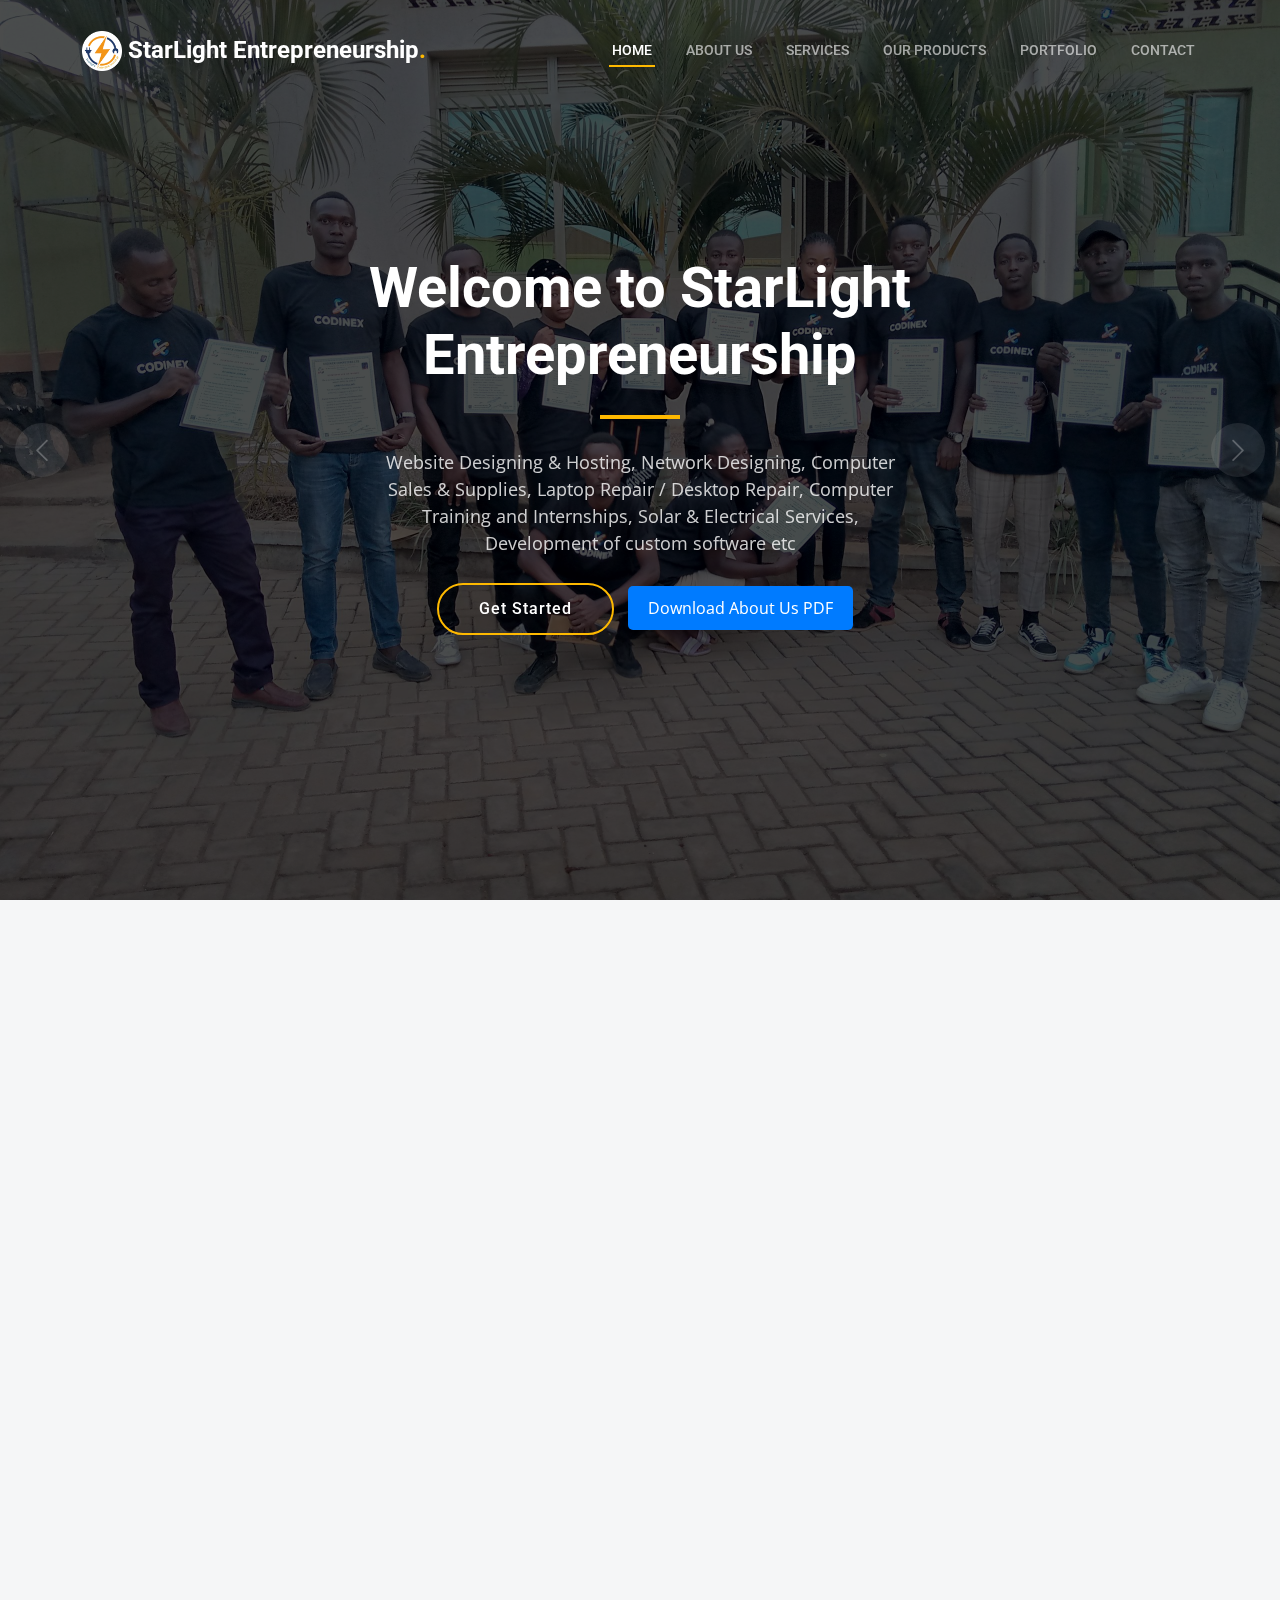
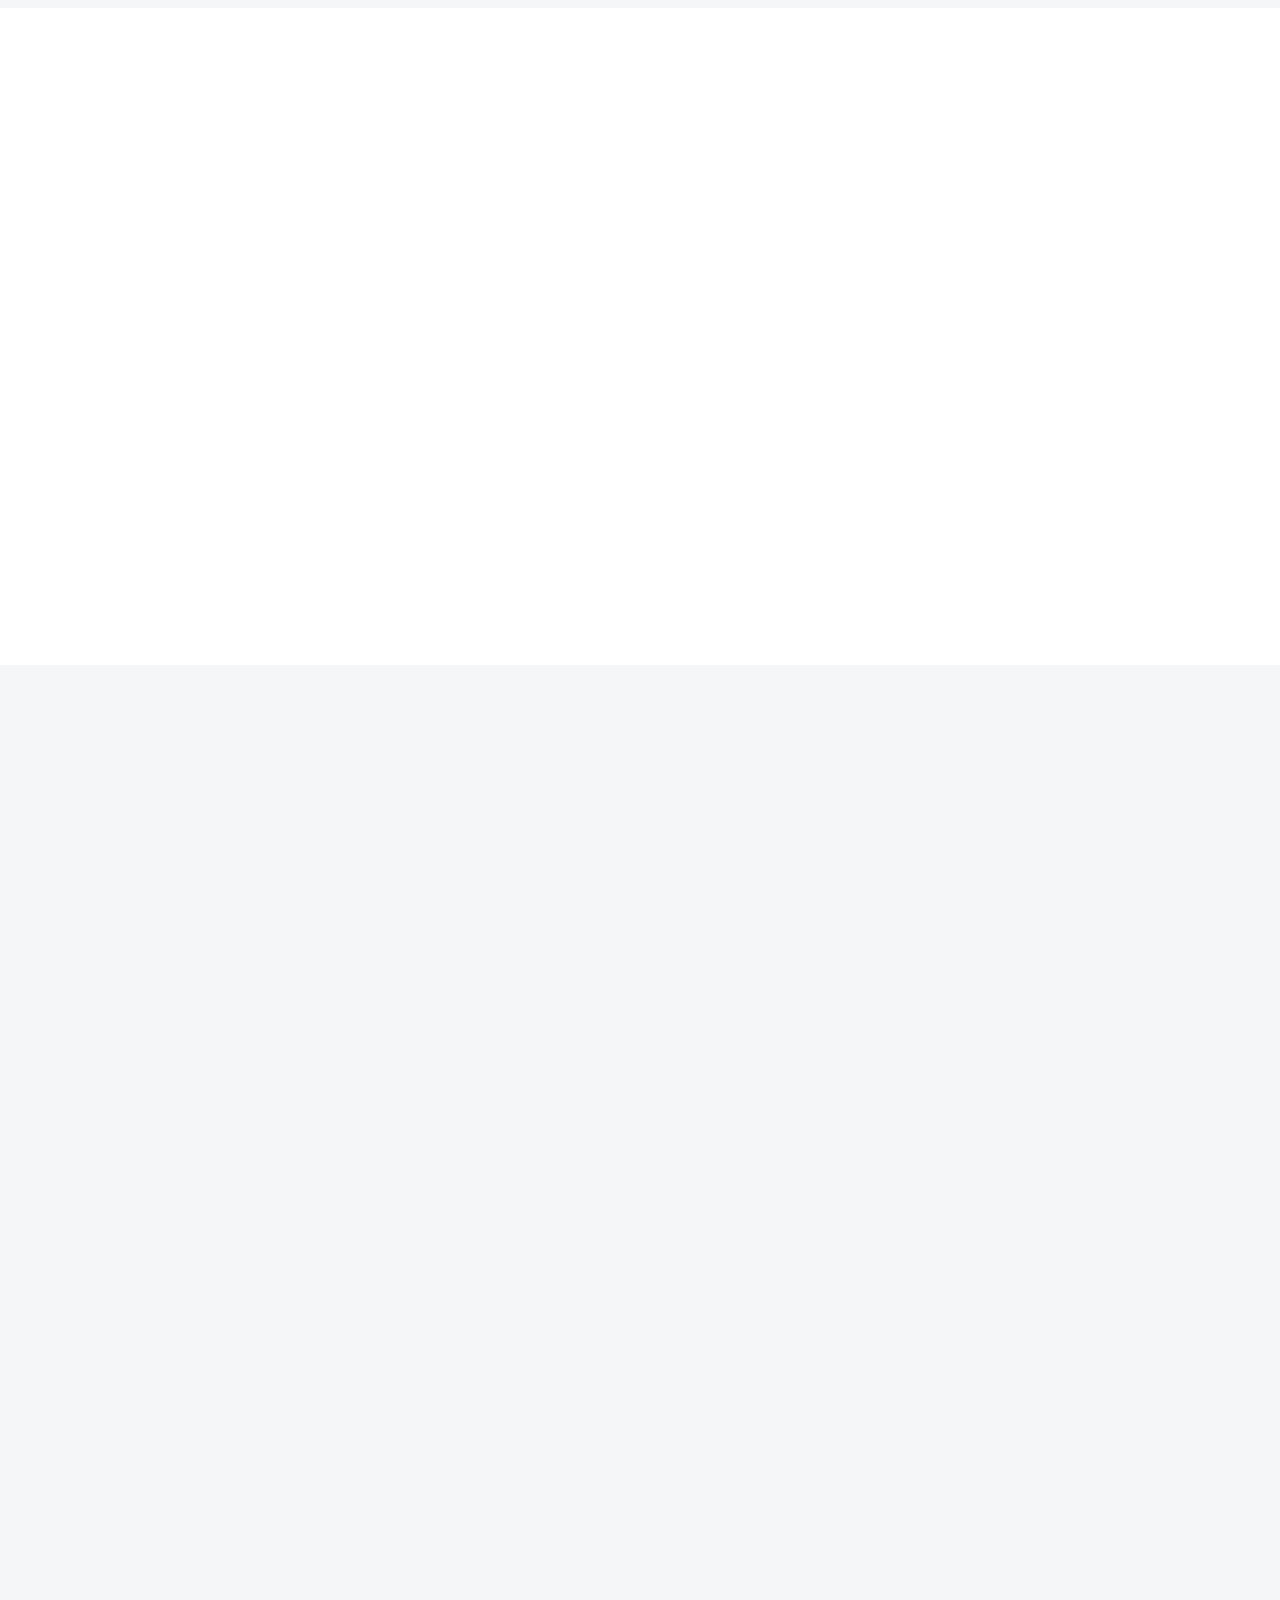
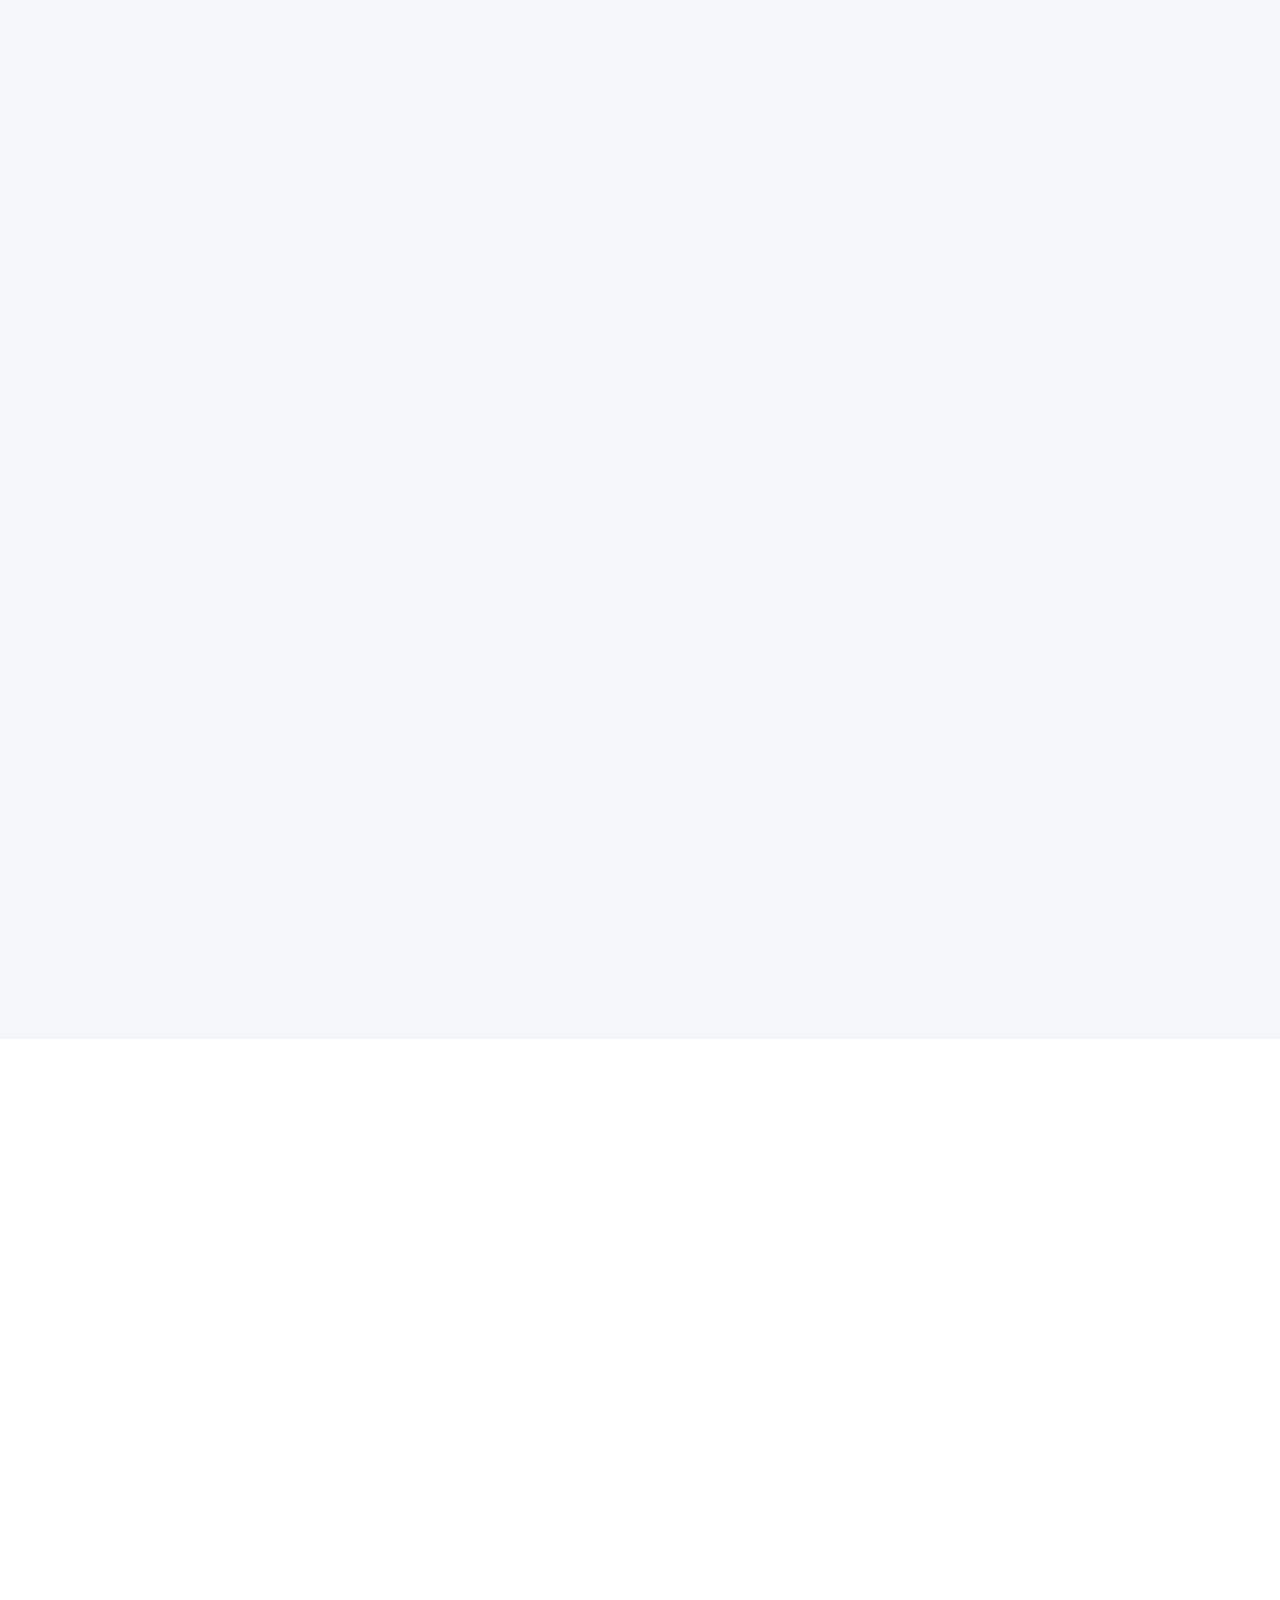
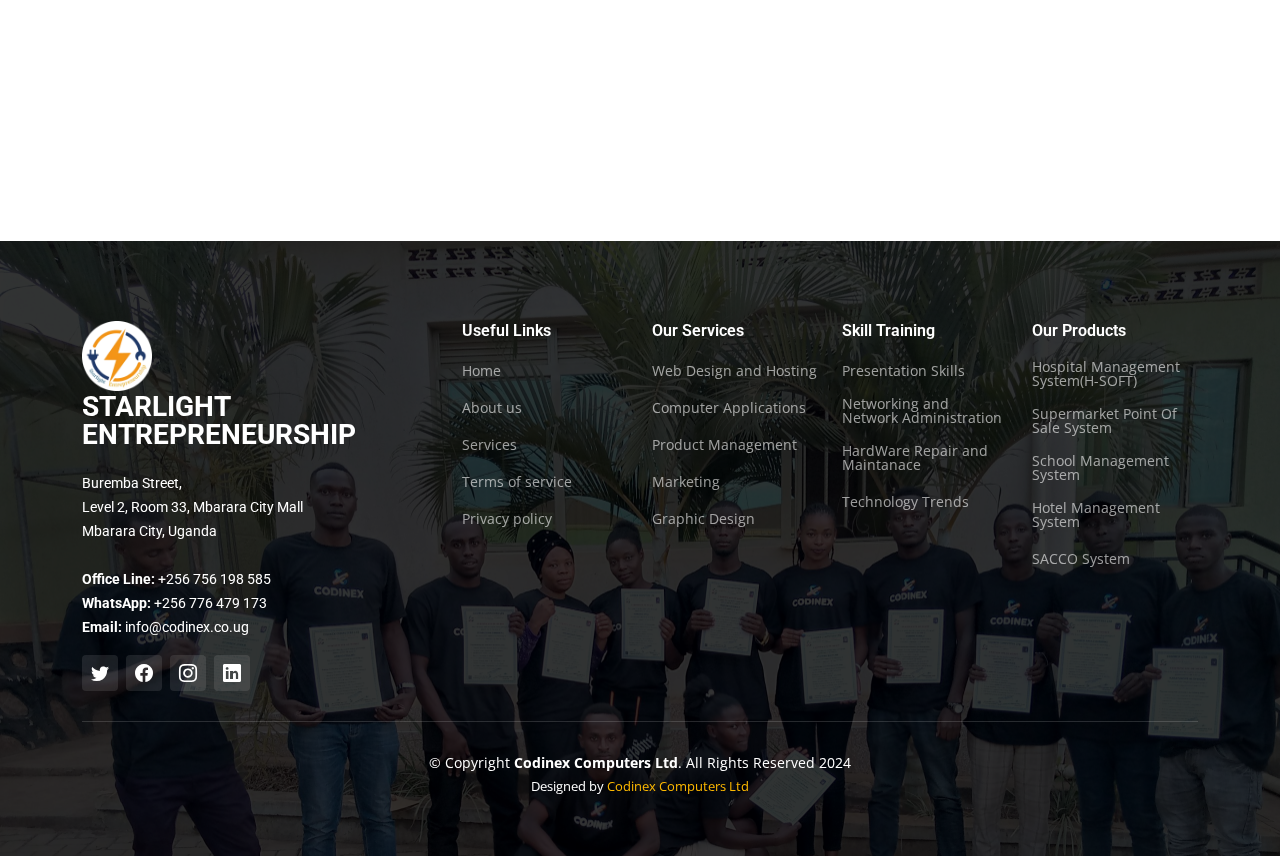
<file: index.html>
<!DOCTYPE html>
<html lang="en">

<head>
  <meta charset="utf-8">
  <meta content="width=device-width, initial-scale=1.0" name="viewport">

  <title>StarLight Entrepreneurship</title>
  <meta content="" name="description">
  <meta content="" name="keywords">

  <!-- Favicons -->
  <link href="assets/img/image.png" rel="icon">
  <link href="assets/img/image.png" rel="codinex">

  <!-- Google Fonts -->
  <link rel="preconnect" href="https://fonts.googleapis.com">
  <link rel="preconnect" href="https://fonts.gstatic.com" crossorigin>
  <link href="https://fonts.googleapis.com/css2?family=Open+Sans:ital,wght@0,300;0,400;0,500;0,600;0,700;1,300;1,400;1,600;1,700&family=Roboto:ital,wght@0,300;0,400;0,500;0,600;0,700;1,300;1,400;1,500;1,600;1,700&family=Work+Sans:ital,wght@0,300;0,400;0,500;0,600;0,700;1,300;1,400;1,500;1,600;1,700&display=swap" rel="stylesheet">

  <!-- Vendor CSS Files -->
  <link href="assets/vendor/bootstrap/css/bootstrap.min.css" rel="stylesheet">
  <link href="assets/vendor/bootstrap-icons/bootstrap-icons.css" rel="stylesheet">
  <link href="assets/vendor/fontawesome-free/css/all.min.css" rel="stylesheet">
  <link href="assets/vendor/aos/aos.css" rel="stylesheet">
  <link href="assets/vendor/glightbox/css/glightbox.min.css" rel="stylesheet">
  <link href="assets/vendor/swiper/swiper-bundle.min.css" rel="stylesheet">

  <!-- Template Main CSS File -->
  <link href="assets/css/main.css" rel="stylesheet">

  <style>
    /* Styles for the download button */
.download-button {
    display: inline-block;
    padding: 10px 20px;
    background-color: #007bff; /* Change to desired button color */
    color: #fff; /* Text color */
    text-decoration: none;
    border-radius: 5px;
    font-size: 16px;
    border: none;
    cursor: pointer;
    transition: background-color 0.3s ease;
}

.download-button:hover {
    background-color: #0056b3; /* Change to desired hover color */
}
  </style>

  
</head>

<body>

  <!-- ======= Header ======= -->
  <header id="header" class="header d-flex align-items-center">
    <div class="container-fluid container-xl d-flex align-items-center justify-content-between">

      <a href="index.html" class="logo d-flex align-items-center">
        
        <img src="assets/img/image.png" alt="" >
        <h1>StarLight Entrepreneurship<span>.</span></h1>
      </a>

      <i class="mobile-nav-toggle mobile-nav-show bi bi-list"></i>
      <i class="mobile-nav-toggle mobile-nav-hide d-none bi bi-x"></i>
      <nav id="navbar" class="navbar">
        <ul>
          <li><a href="index.html" class="active">Home</a></li>
          <li><a href="about.html">About Us</a></li>
          <li><a href="services.html">Services</a></li>
          <li><a href="products.html">Our Products</a></li>
          <li><a href="portfolio.html">Portfolio</a></li>

          
          <li><a href="contact.html">Contact</a></li>
     </ul>
      </nav><!-- .navbar -->

    </div>
  </header><!-- End Header -->

  <!-- ======= Hero Section ======= -->
  <section id="hero" class="hero">

    <div class="info d-flex align-items-center">
      <div class="container">
        <div class="row justify-content-center">
          <div class="col-lg-6 text-center">
            <h2 data-aos="fade-down">Welcome to <span>StarLight Entrepreneurship</span></h2>
            <p data-aos="fade-up">Website Designing & Hosting, Network Designing, Computer Sales & Supplies, Laptop Repair / Desktop Repair, 
              Computer Training and Internships, Solar & Electrical Services, Development of custom software etc
              </p>
            <a data-aos="fade-up" data-aos-delay="200" href="#get-started" class="btn-get-started">Get Started</a>
            <a href="assets/pdf/cv.pdf" download class="download-button">Download About Us PDF</a>

          </div>
        </div>
      </div>
    </div>

    <div id="hero-carousel" class="carousel slide" data-bs-ride="carousel" data-bs-interval="5000">

      <div class="carousel-item active" style="background-image: url(assets/img/hero-carousel/slide2.jpg)"></div>
      <div class="carousel-item" style="background-image: url(assets/img/hero-carousel/lady.jpg)"></div>
      <div class="carousel-item" style="background-image: url(assets/img/hero-carousel/ai.jpg)"></div>
      <div class="carousel-item" style="background-image: url(assets/img/hero-carousel/code.jpg)"></div>
      <div class="carousel-item" style="background-image: url(assets/img/hero-carousel/slide1.jpeg)"></div>

      <a class="carousel-control-prev" href="#hero-carousel" role="button" data-bs-slide="prev">
        <span class="carousel-control-prev-icon bi bi-chevron-left" aria-hidden="true"></span>
      </a>

      <a class="carousel-control-next" href="#hero-carousel" role="button" data-bs-slide="next">
        <span class="carousel-control-next-icon bi bi-chevron-right" aria-hidden="true"></span>
      </a>

    </div>

  </section><!-- End Hero Section -->

  <main id="main">

    <!-- ======= Get Started Section ======= -->
    <section id="get-started" class="get-started section-bg">
      <div class="container">

        <div class="row justify-content-between gy-4">

          <div class="col-lg-6 d-flex align-items-center" data-aos="fade-up">
            <div class="content">
              <h3>Our Mission</h3>
              <p>Keeping the customer at the centre of all we do</p>
                <h3>Our Vision</h3>
              <p>To be recognized performance leader of energy utility and construction.
              </p>
                
              

                     </div>
          </div>

          <div class="col-lg-5" data-aos="fade">
            <form action="forms/quote.php" method="post" class="php-email-form">
              <h3>Get a quote</h3>
              <p>Enter your details to get a daily quote/messages from Us Concerning our products and services</p>
              <div class="row gy-3">

                <div class="col-md-12">
                  <input type="text" name="name" class="form-control" placeholder="Name" required>
                </div>

                <div class="col-md-12 ">
                  <input type="email" class="form-control" name="email" placeholder="Email" required>
                </div>

                <div class="col-md-12">
                  <input type="text" class="form-control" name="phone" placeholder="Phone" required>
                </div>

                <div class="col-md-12">
                  <textarea class="form-control" name="message" rows="6" placeholder="Message" required></textarea>
                </div>

                <div class="col-md-12 text-center">
                  <div class="loading">Loading</div>
                  <div class="error-message"></div>
                  <div class="sent-message">Your quote request has been sent successfully. Thank you!</div>

                  <button type="submit">Get a quote</button>
                </div>

              </div>
            </form>
          </div><!-- End Quote Form -->

        </div>

      </div>
    </section><!-- End Get Started Section -->

    <!-- ======= Constructions Section ======= -->
    <section id="constructions" class="constructions">
      <div class="container" data-aos="fade-up">

        <div class="section-header">
          <h2>What We Believe</h2>
          <p>At StarLight Entrepreneurship we abide by our objectives and our core values that help us ensure our customer's satisfaction</p>
        </div>

        <div class="row gy-4">

          <div class="col-lg-6" data-aos="fade-up" data-aos-delay="100">
            <div class="card-item">
              <div class="row">
                <div class="col-xl-5">
                  <div class="card-bg" style="background-image: url(assets/img/constructions-1.jpg);"></div>
                </div>
                <div class="col-xl-7 d-flex align-items-center">
                  <div class="card-body">
                    <h4 class="card-title">Our Objectives</h4>
                    <ul>
                      <li>To become a vendor certified international standard Electrical Engineering education</li>
                      
                      <li>To corporate  Electrical Engineering education</li>
                      <li>To customize  Electrical Engineering training services</li>
                    </ul>
                  </div>
                </div>
              </div>
            </div>
          </div><!-- End Card Item -->

          <div class="col-lg-6" data-aos="fade-up" data-aos-delay="200">
            <div class="card-item">
              <div class="row">
                <div class="col-xl-5">
                  <div class="card-bg" style="background-image: url(assets/img/constructions-2.jpg);"></div>
                </div>
                <div class="col-xl-7 d-flex align-items-center">
                  <div class="card-body">
                    <h4 class="card-title">Our Core Values</h4>
                    <ul>
                      <li>Commitment to Excellence</li>
                      <li>Diversity</li>
                      <li>Innovation</li>
                      <li>Integrity</li>
                      <li>Teamwork</li>
                    </ul>
                    
                  </div>
                </div>
              </div>
            </div>
          </div><!-- End Card Item -->

        </div>

      </div>
    </section><!-- End Constructions Section -->

   
    <!-- ======= Services Section ======= -->
    <section id="services" class="services section-bg">
      <div class="container" data-aos="fade-up">

        <div class="row gy-4">

          <div class="col-lg-4 col-md-6" data-aos="fade-up" data-aos-delay="100">
            <div class="service-item  position-relative">
             
              <h3>Network Designing</h3>
              <p>We ensure the physical, virtual, and logical arrangement of infrastructure in an IT network.</p>
              <a href="service-details.html" class="readmore stretched-link">Learn more <i class="bi bi-arrow-right"></i></a>
            </div>
          </div><!-- End Service Item -->

          <div class="col-lg-4 col-md-6" data-aos="fade-up" data-aos-delay="200">
            <div class="service-item position-relative">
              
              <h3>Software Development</h3>
              <p>We also do creating, designing, deploying, and supporting software of all kinds i .e mobile, web etc</p>
              <a href="service-details.html" class="readmore stretched-link">Learn more <i class="bi bi-arrow-right"></i></a>
            </div>
          </div><!-- End Service Item -->

          <div class="col-lg-4 col-md-6" data-aos="fade-up" data-aos-delay="300">
            <div class="service-item position-relative">
              
              <h3>Graphics Designing</h3>
              <p>We create visual content to communicate messages. By applying visual hierarchy and page layout techniques </p>
              <a href="service-details.html" class="readmore stretched-link">Learn more <i class="bi bi-arrow-right"></i></a>
            </div>
          </div><!-- End Service Item -->

          <div class="col-lg-4 col-md-6" data-aos="fade-up" data-aos-delay="400">
            <div class="service-item position-relative">
             
              <h3>CCTV Cameras</h3>
              <p>We service and install, sell CCTV cameras and other equipements. we secure your vicinities.</p>
              <a href="service-details.html" class="readmore stretched-link">Learn more <i class="bi bi-arrow-right"></i></a>
            </div>
          </div><!-- End Service Item -->

          <div class="col-lg-4 col-md-6" data-aos="fade-up" data-aos-delay="500">
            <div class="service-item position-relative">
              
              <h3>Computer Sales & Supplies</h3>
              <p>We sell and supply various types of computers and their respective accessories like chargers, screens etc.</p>
              <a href="" class="readmore stretched-link">Learn more <i class="bi bi-arrow-right"></i></a>
            </div>
          </div><!-- End Service Item -->

          <div class="col-lg-4 col-md-6" data-aos="fade-up" data-aos-delay="600">
            <div class="service-item position-relative">
             
              <h3>Solar & Electrical Services</h3>
              <p>We deal in all type of solars, we sell and do the electrical services like installations</p>
              <a href="service-details.html" class="readmore stretched-link">Learn more <i class="bi bi-arrow-right"></i></a>
            </div>
          </div><!-- End Service Item -->

        </div>

      </div>
    </section><!-- End Services Section -->

    
    <!-- ======= Features Section ======= -->
    <section id="features" class="features section-bg">
      <div class="container" data-aos="fade-up">

        <ul class="nav nav-tabs row  g-2 d-flex">

          <li class="nav-item col-3">
            <a class="nav-link active show" data-bs-toggle="tab" data-bs-target="#tab-1">
              <h4>E-Library</h4>
            </a>
          </li><!-- End tab nav item -->

          <li class="nav-item col-3">
            <a class="nav-link" data-bs-toggle="tab" data-bs-target="#tab-2">
              <h4>Codinex Academy</h4>
            </a><!-- End tab nav item -->

          <li class="nav-item col-3">
            <a class="nav-link" data-bs-toggle="tab" data-bs-target="#tab-3">
              <h4>Events</h4>
            </a>
          </li><!-- End tab nav item -->

          <li class="nav-item col-3">
            <a class="nav-link" data-bs-toggle="tab" data-bs-target="#tab-4">
              <h4>Careers</h4>
            </a>
          </li><!-- End tab nav item -->

        </ul>

        <div class="tab-content">

          <div class="tab-pane active show" id="tab-1">
            <div class="row">
              <div class="col-lg-6 order-2 order-lg-1 mt-3 mt-lg-0 d-flex flex-column justify-content-center" data-aos="fade-up" data-aos-delay="100">
                <h3>Our Digital Collection for learning</h3>
                <p class="fst-italic">
                  digital collection of resources that provides access to a wide range of digital materials such as e-books, e-journals, articles, documents, multimedia files, and other digital content
                </p>
                <ul>
                  <li><i class="bi bi-check2-all"></i> PDF Formats of documents available</li>
                  <li><i class="bi bi-check2-all"></i> MS word Formats of documents available</li>
                  <li><i class="bi bi-check2-all"></i> All other formats available too</li>
                </ul>
              </div>
              <div class="col-lg-6 order-1 order-lg-2 text-center" data-aos="fade-up" data-aos-delay="200">
                <img src="assets/img/ebook.jpg" alt="" class="img-fluid">
              </div>
            </div>
          </div><!-- End tab content item -->

          <div class="tab-pane" id="tab-2">
            <div class="row">
              <div class="col-lg-6 order-2 order-lg-1 mt-3 mt-lg-0 d-flex flex-column justify-content-center">
                <h3>Feel free to Join Us</h3>
                <p class="fst-italic">
                  Alot of technologies and practicle skills are taugh here. we delve deep into various technologies that can change the communities
                </p>
                <ul>
                  <li><i class="bi bi-check2-all"></i> CODINEX Academy is focused on improving people’s lives through innovations in the disciplines of Education, Healthcare, Consumer needs and General business solutions</li>
                  <li><i class="bi bi-check2-all"></i> some services include Website Designing & Hosting
                    Computer Networking
                    Graphics Designing & Training
                    Software Development
                    </li>
                  
                  <li><i class="bi bi-check2-all"></i> Ullamco laboris nisi ut aliquip ex ea commodo consequat. Duis aute irure dolor in reprehenderit in voluptate trideta storacalaperda mastiro dolore eu fugiat nulla pariatur.</li>
                </ul>
              </div>
              <div class="col-lg-6 order-1 order-lg-2 text-center">
                <img src="assets/img/Codinex-academy-logo.png" alt="" class="img-fluid">
              </div>
            </div>
          </div><!-- End tab content item -->

          <div class="tab-pane" id="tab-2">
            <div class="row">
              <div class="col-lg-6 order-2 order-lg-1 mt-3 mt-lg-0 d-flex flex-column justify-content-center">
                <h3>Feel free to Join Us</h3>
                <p class="fst-italic">
                  Alot of technologies and practicle skills are taugh here. we delve deep into various technologies that can change the communities
                </p>
                <ul>
                  <li><i class="bi bi-check2-all"></i> CODINEX Academy is focused on improving people’s lives through innovations in the disciplines of Education, Healthcare, Consumer needs and General business solutions</li>
                  <li><i class="bi bi-check2-all"></i> some services include Website Designing & Hosting
                    Computer Networking
                    Graphics Designing & Training
                    Software Development
                    </li>
                  
            </ul>
              </div>
              <div class="col-lg-6 order-1 order-lg-2 text-center">
                <img src="assets/img/Codinex-academy-logo.png" alt="" class="img-fluid">
              </div>
            </div>
          </div><!-- End tab content item -->

         

          

          
        </div>

      </div>
    </section><!-- End Features Section -->

      <!-- ======= Testimonials Section ======= -->
    <section id="testimonials" class="testimonials section-bg">
      <div class="container" data-aos="fade-up">

        <div class="section-header">
          <h2>Testimonials</h2>
          <p>Get to hear from our Clients, what they think about our services and products</p>
        </div>

        <div class="slides-2 swiper">
          <div class="swiper-wrapper">

            <div class="swiper-slide">
              <div class="testimonial-wrap">
                <div class="testimonial-item">
                  <img src="assets/img/testimonials/able.png" class="testimonial-img" alt="">
                  <h3>Able Daniel Ofungi</h3>
                  <h4>Mobile &amp; Web Developer</h4>
                  <div class="stars">
                    <i class="bi bi-star-fill"></i><i class="bi bi-star-fill"></i><i class="bi bi-star-fill"></i><i class="bi bi-star-fill"></i><i class="bi bi-star-fill"></i>
                  </div>
                  <p>
                    <i class="bi bi-quote quote-icon-left"></i>
                    The professional skill training program offered by Codinex Computers Ltd was instrumental in enhancing our team's capabilities. The trainers were excellent.and the content was highly relevant and practical.                    <i class="bi bi-quote quote-icon-right"></i>
                  </p>
                </div>
              </div>
            </div><!-- End testimonial item -->

            <div class="swiper-slide">
              <div class="testimonial-wrap">
                <div class="testimonial-item">
                  <img src="assets/img/testimonials/testimonials-2.jpg" class="testimonial-img" alt="">
                  <h3>Sara Wilsson</h3>
                  <h4>Designer</h4>
                  <div class="stars">
                    <i class="bi bi-star-fill"></i><i class="bi bi-star-fill"></i><i class="bi bi-star-fill"></i><i class="bi bi-star-fill"></i><i class="bi bi-star-fill"></i>
                  </div>
                  <p>
                    <i class="bi bi-quote quote-icon-left"></i>
                    Our networking infrastructure is now robust and reliable. This team provided tailored solutions that perfectly aligned with our needs and budget.
                    <i class="bi bi-quote quote-icon-right"></i>
                  </p>
                </div>
              </div>
            </div><!-- End testimonial item -->

            <div class="swiper-slide">
              <div class="testimonial-wrap">
                <div class="testimonial-item">
                  <img src="assets/img/testimonials/testimonials-3.jpg" class="testimonial-img" alt="">
                  <h3>Jena Karlis</h3>
                  <h4>Store Owner</h4>
                  <div class="stars">
                    <i class="bi bi-star-fill"></i><i class="bi bi-star-fill"></i><i class="bi bi-star-fill"></i><i class="bi bi-star-fill"></i><i class="bi bi-star-fill"></i>
                  </div>
                  <p>
                    <i class="bi bi-quote quote-icon-left"></i>
                    We're thrilled with the solar sales and installation services provided by Codinex Computers Ltd. They guided us through every step of the process, from initial consultation to final installation. 
                    <i class="bi bi-quote quote-icon-right"></i>
                  </p>
                </div>
              </div>
            </div><!-- End testimonial item -->

            <div class="swiper-slide">
              <div class="testimonial-wrap">
                <div class="testimonial-item">
                  <img src="assets/img/testimonials/testimonials-4.jpg" class="testimonial-img" alt="">
                  <h3>Matt Brandon</h3>
                  <h4>Freelancer</h4>
                  <div class="stars">
                    <i class="bi bi-star-fill"></i><i class="bi bi-star-fill"></i><i class="bi bi-star-fill"></i><i class="bi bi-star-fill"></i><i class="bi bi-star-fill"></i>
                  </div>
                  <p>
                    <i class="bi bi-quote quote-icon-left"></i>
                    I can't thank Codinex Computers Ltd enough for the professional skill training they provided. The trainers were knowledgeable, engaging, and truly invested in our learning journey.               <i class="bi bi-quote quote-icon-right"></i>
                  </p>
                </div>
              </div>
            </div><!-- End testimonial item -->

            <div class="swiper-slide">
              <div class="testimonial-wrap">
                <div class="testimonial-item">
                  <img src="assets/img/testimonials/enos.jpeg" class="testimonial-img" alt="">
                  <h3>Rukundo Enos</h3>
                  <h4>Entrepreneur</h4>
                  <div class="stars">
                    <i class="bi bi-star-fill"></i><i class="bi bi-star-fill"></i><i class="bi bi-star-fill"></i><i class="bi bi-star-fill"></i><i class="bi bi-star-fill"></i>
                  </div>
                  <p>
                    <i class="bi bi-quote quote-icon-left"></i>
                    Top-notch service from Codinex Computers Ltd Their software development team transformed our ideas into reality with precision and innovation. The end product exceeded our expectations.
                    <i class="bi bi-quote quote-icon-right"></i>
                  </p>
                </div>
              </div>
            </div><!-- End testimonial item -->

          </div>
          <div class="swiper-pagination"></div>
        </div>

      </div>
    </section><!-- End Testimonials Section -->

    <!-- ======= Recent Blog Posts Section ======= -->
    <section id="recent-blog-posts" class="recent-blog-posts">
      <div class="container" data-aos="fade-up"">

    
    
  <div class=" section-header">
        <h2>Recent Blog Posts</h2>
        <p>Find out and become part of our amazing articles, let's  be infromed together.</p>
      </div>

      <div class="row gy-5">

        <div class="col-xl-4 col-md-6" data-aos="fade-up" data-aos-delay="100">
          <div class="post-item position-relative h-100">

            <div class="post-img position-relative overflow-hidden">
              <img src="assets/img/blog/blog-1.jpg" class="img-fluid" alt="">
              <span class="post-date">December 12</span>
            </div>

            <div class="post-content d-flex flex-column">

              <h3 class="post-title">Unlocking Innovation</h3>

              <div class="meta d-flex align-items-center">
                <div class="d-flex align-items-center">
                  <i class="bi bi-person"></i> <span class="ps-2">Eng. Ainamazima Yoas</span>
                </div>
                <span class="px-3 text-black-50">/</span>
                <div class="d-flex align-items-center">
                  <i class="bi bi-folder2"></i> <span class="ps-2">Technology</span>
                </div>
              </div>

              <hr>

              <a href="#" class="readmore stretched-link"><span>Read More</span><i class="bi bi-arrow-right"></i></a>

            </div>

          </div>
        </div><!-- End post item -->

        <div class="col-xl-4 col-md-6" data-aos="fade-up" data-aos-delay="200">
          <div class="post-item position-relative h-100">

            <div class="post-img position-relative overflow-hidden">
              <img src="assets/img/blog/blog-2.jpg" class="img-fluid" alt="">
              <span class="post-date">July 17</span>
            </div>

            <div class="post-content d-flex flex-column">

              <h3 class="post-title">Building Resilient Networks:</h3>

              <div class="meta d-flex align-items-center">
                <div class="d-flex align-items-center">
                  <i class="bi bi-person"></i> <span class="ps-2">Eng. Ainamazima Yoas</span>
                </div>
                <span class="px-3 text-black-50">/</span>
                <div class="d-flex align-items-center">
                  <i class="bi bi-folder2"></i> <span class="ps-2">Networking</span>
                </div>
              </div>

              <hr>

              <a href="#" class="readmore stretched-link"><span>Read More</span><i class="bi bi-arrow-right"></i></a>

            </div>

          </div>
        </div><!-- End post item -->

        <div class="col-xl-4 col-md-6">
          <div class="post-item position-relative h-100" data-aos="fade-up" data-aos-delay="300">

            <div class="post-img position-relative overflow-hidden">
              <img src="assets/img/blog/blog-3.jpg" class="img-fluid" alt="">
              <span class="post-date">September 05</span>
            </div>

            <div class="post-content d-flex flex-column">

              <h3 class="post-title">Going Green</h3>

              <div class="meta d-flex align-items-center">
                <div class="d-flex align-items-center">
                  <i class="bi bi-person"></i> <span class="ps-2">Eng. Mutatiina Crispus</span>
                </div>
                <span class="px-3 text-black-50">/</span>
                <div class="d-flex align-items-center">
                  <i class="bi bi-folder2"></i> <span class="ps-2">Solar Systems</span>
                </div>
              </div>

              <hr>

              <a href="#" class="readmore stretched-link"><span>Read More</span><i class="bi bi-arrow-right"></i></a>

            </div>

          </div>
        </div><!-- End post item -->

      </div>

      </div>
    </section>
    <!-- End Recent Blog Posts Section -->

  </main><!-- End #main -->

  <!-- ======= Footer ======= -->
  <footer id="footer" class="footer">

    <div class="footer-content position-relative">
      <div class="container">
        <div class="row">

          <div class="col-lg-4 col-md-6">
            <div class="footer-info">
              <img src="assets/img/image.png" alt="codinex" style="height: 70px;">
              <h3>StarLight Entrepreneurship</h3>
              <p>
                Buremba Street, <br>
                Level 2, Room 33, Mbarara City Mall<br>
                Mbarara City, Uganda<br><br>
                <strong>Office Line:</strong> +256 756 198 585<br>
                <strong>WhatsApp:</strong> +256 776 479 173<br>
                <strong>Email:</strong> info@codinex.co.ug<br>
              </p>
              <div class="social-links d-flex mt-3">
                <a href="#" class="d-flex align-items-center justify-content-center"><i class="bi bi-twitter"></i></a>
                <a href="#" class="d-flex align-items-center justify-content-center"><i class="bi bi-facebook"></i></a>
                <a href="#" class="d-flex align-items-center justify-content-center"><i class="bi bi-instagram"></i></a>
                <a href="#" class="d-flex align-items-center justify-content-center"><i class="bi bi-linkedin"></i></a>
              </div>
            </div>
          </div><!-- End footer info column-->

          <div class="col-lg-2 col-md-3 footer-links">
            <h4>Useful Links</h4>
            <ul>
              <li><a href="#">Home</a></li>
              <li><a href="about.html">About us</a></li>
              <li><a href="services.html">Services</a></li>
              <li><a href="#">Terms of service</a></li>
              <li><a href="#">Privacy policy</a></li>
            </ul>
          </div><!-- End footer links column-->

          <div class="col-lg-2 col-md-3 footer-links">
            <h4>Our Services</h4>
            <ul>
              <li><a href="#">Web Design and Hosting</a></li>
              <li><a href="#">Computer Applications</a></li>
              <li><a href="#">Product Management</a></li>
              <li><a href="#">Marketing</a></li>
              <li><a href="#">Graphic Design</a></li>
            </ul>
          </div><!-- End footer links column-->

          <div class="col-lg-2 col-md-3 footer-links">
            <h4>Skill Training</h4>
            <ul>
              
              <li><a href="#">Presentation Skills</a></li>
              <li><a href="#">Networking and Network Administration</a></li>
              <li><a href="#">HardWare Repair and Maintanace</a></li>
              <li><a href="#">Technology Trends</a></li>
            </ul>
          </div><!-- End footer links column-->

          <div class="col-lg-2 col-md-3 footer-links">
            <h4>Our Products</h4>
            <ul>
              <li><a href="#">Hospital Management System(H-SOFT)</a></li>
              <li><a href="#">Supermarket Point Of Sale System</a></li>
              <li><a href="#">School Management System</a></li>
              <li><a href="#">Hotel Management System</a></li>
              <li><a href="#">SACCO System</a></li>
            </ul>
          </div><!-- End footer links column-->

        </div>
      </div>
    </div>

    <div class="footer-legal text-center position-relative">
      <div class="container">
        <div class="copyright">
          &copy; Copyright <strong><span>Codinex Computers Ltd</span></strong>. All Rights Reserved 2024
        </div>
        <div class="credits">

          Designed by <a href="#">Codinex Computers Ltd</a>
        </div>
      </div>
    </div>

  </footer>
  <!-- End Footer -->

  <a href="#" class="scroll-top d-flex align-items-center justify-content-center"><i class="bi bi-arrow-up-short"></i></a>

  <div id="preloader"></div>

  <!-- Vendor JS Files -->
  <script src="assets/vendor/bootstrap/js/bootstrap.bundle.min.js"></script>
  <script src="assets/vendor/aos/aos.js"></script>
  <script src="assets/vendor/glightbox/js/glightbox.min.js"></script>
  <script src="assets/vendor/isotope-layout/isotope.pkgd.min.js"></script>
  <script src="assets/vendor/swiper/swiper-bundle.min.js"></script>
  <script src="assets/vendor/purecounter/purecounter_vanilla.js"></script>
  <script src="assets/vendor/php-email-form/validate.js"></script>

  <!-- Template Main JS File -->
  <script src="assets/js/main.js"></script>

</body>

</html>
</file>
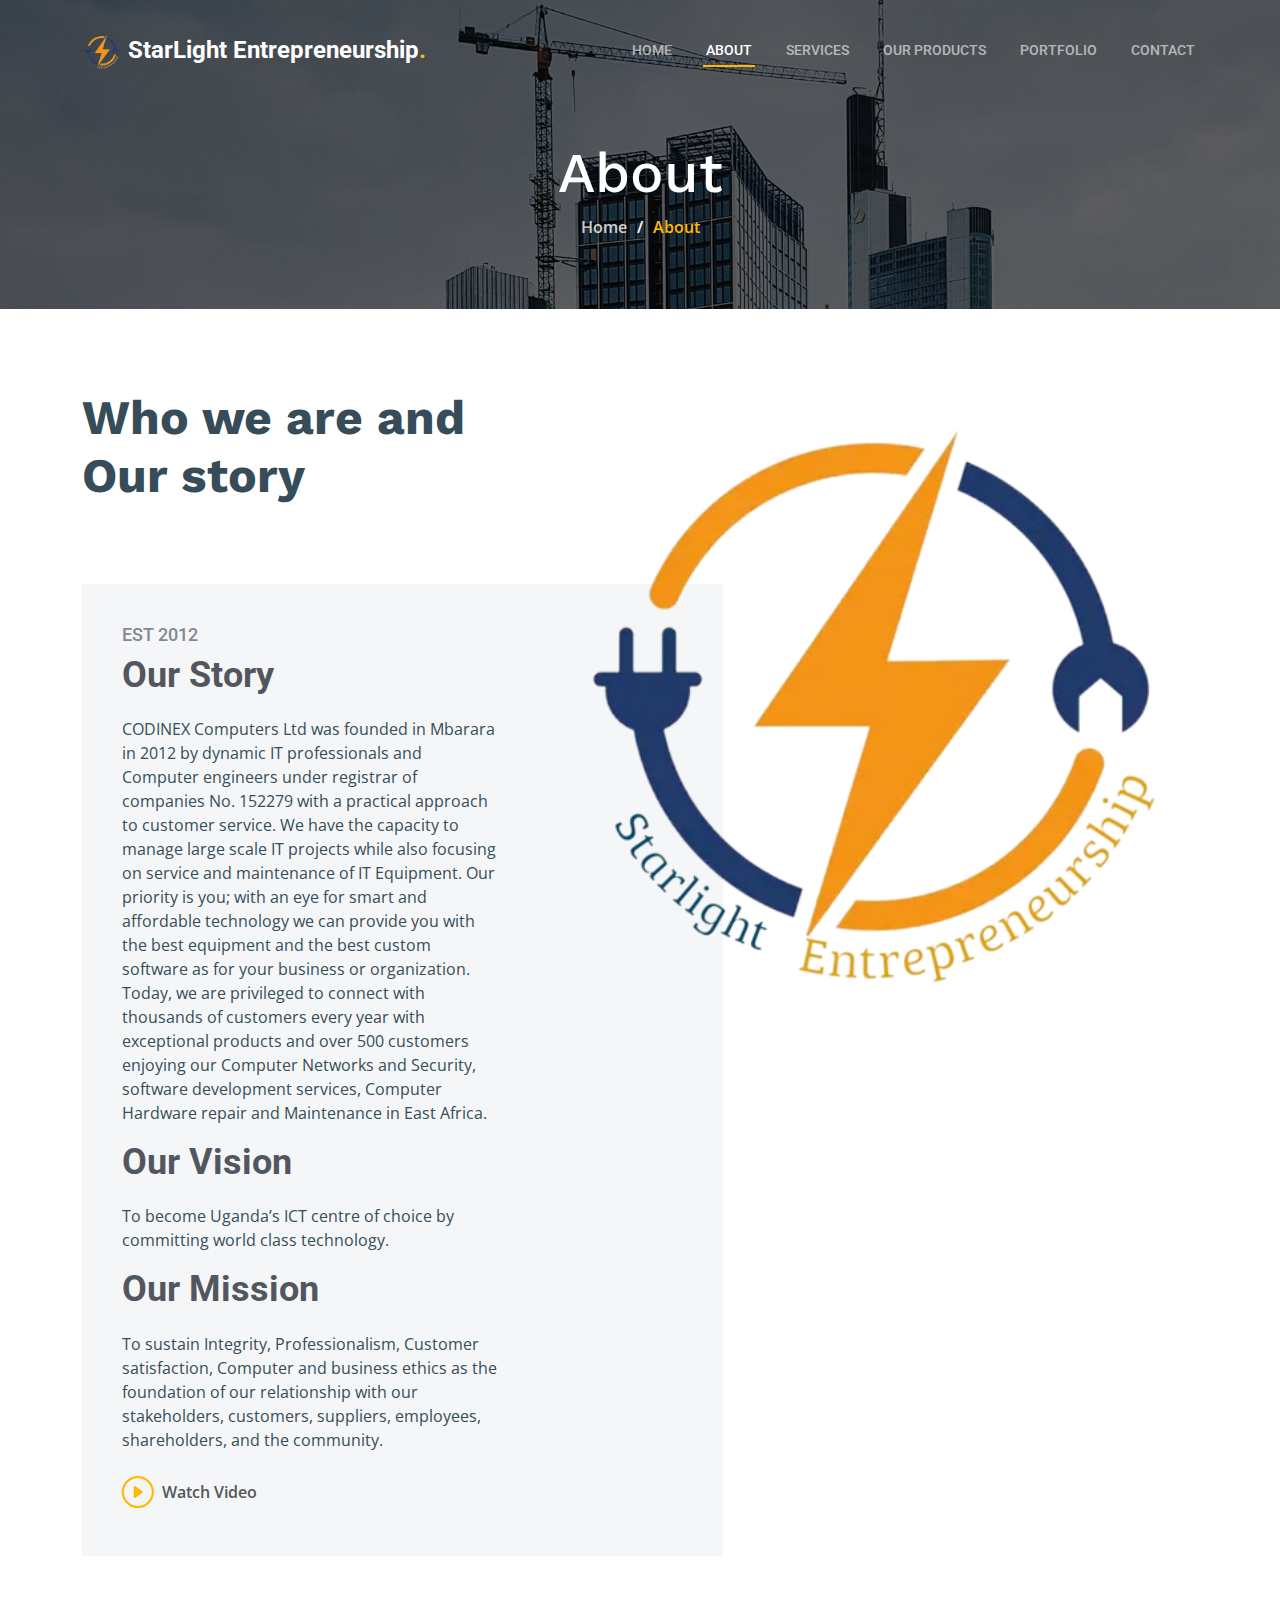
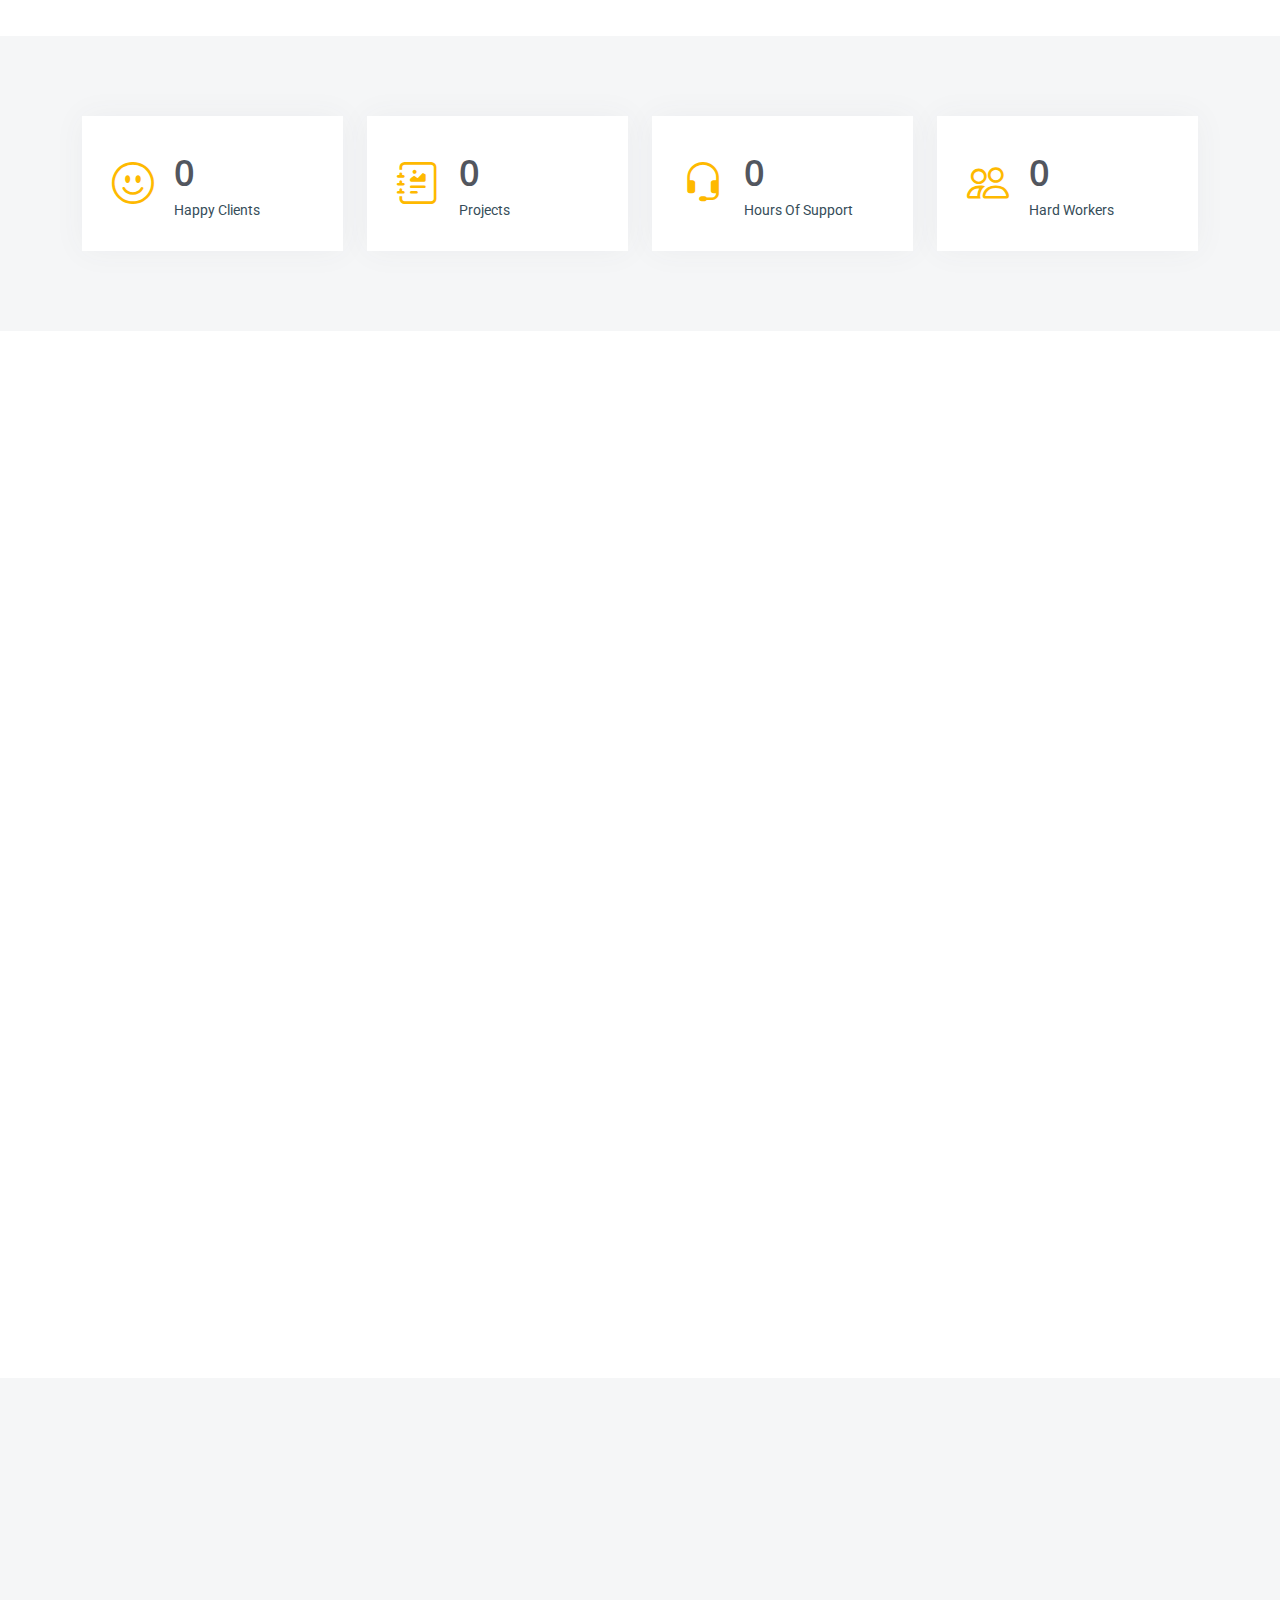
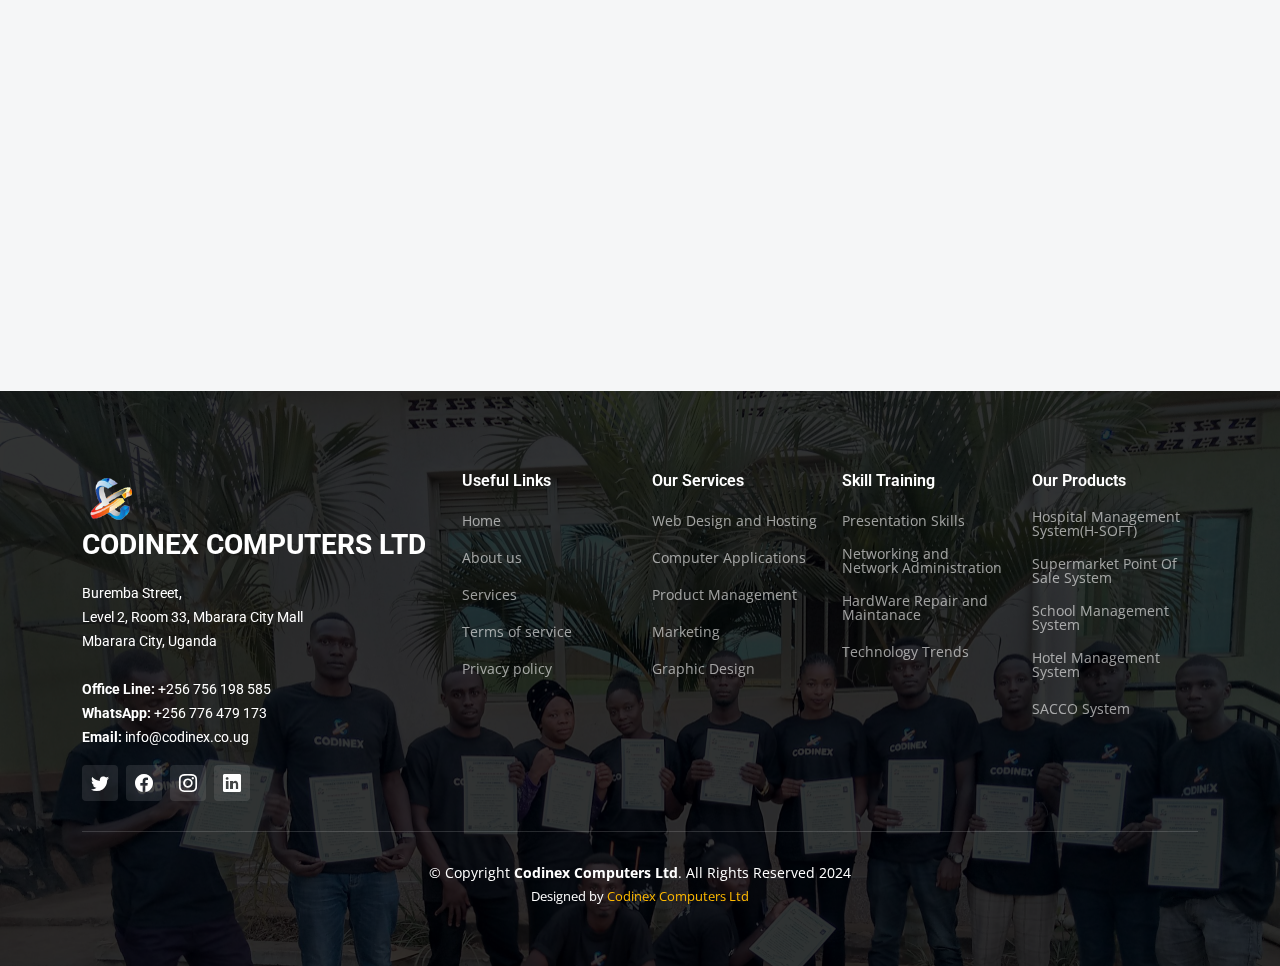
<file: about.html>
<!DOCTYPE html>
<html lang="en">

<head>
  <meta charset="utf-8">
  <meta content="width=device-width, initial-scale=1.0" name="viewport">

  <title>StarLight Entrepreneurship - About</title>
  <meta content="" name="description">
  <meta content="" name="keywords">

  <!-- Favicons -->
  <link href="assets/img/logo.png" rel="icon">
  <link href="assets/img/logo.png" rel="">

  <!-- Google Fonts -->
  <link rel="preconnect" href="https://fonts.googleapis.com">
  <link rel="preconnect" href="https://fonts.gstatic.com" crossorigin>
  <link href="https://fonts.googleapis.com/css2?family=Open+Sans:ital,wght@0,300;0,400;0,500;0,600;0,700;1,300;1,400;1,600;1,700&family=Roboto:ital,wght@0,300;0,400;0,500;0,600;0,700;1,300;1,400;1,500;1,600;1,700&family=Work+Sans:ital,wght@0,300;0,400;0,500;0,600;0,700;1,300;1,400;1,500;1,600;1,700&display=swap" rel="stylesheet">

  <!-- Vendor CSS Files -->
  <link href="assets/vendor/bootstrap/css/bootstrap.min.css" rel="stylesheet">
  <link href="assets/vendor/bootstrap-icons/bootstrap-icons.css" rel="stylesheet">
  <link href="assets/vendor/fontawesome-free/css/all.min.css" rel="stylesheet">
  <link href="assets/vendor/aos/aos.css" rel="stylesheet">
  <link href="assets/vendor/glightbox/css/glightbox.min.css" rel="stylesheet">
  <link href="assets/vendor/swiper/swiper-bundle.min.css" rel="stylesheet">

  <!-- Template Main CSS File -->
  <link href="assets/css/main.css" rel="stylesheet">

  
</head>

<body>

  <!-- ======= Header ======= -->
  <header id="header" class="header d-flex align-items-center">
    <div class="container-fluid container-xl d-flex align-items-center justify-content-between">

      <a href="index.html" class="logo d-flex align-items-center">
        
         <img src="assets/img/logo.png" alt=""> 
        <h1>StarLight Entrepreneurship<span>.</span></h1>
      </a>

      <i class="mobile-nav-toggle mobile-nav-show bi bi-list"></i>
      <i class="mobile-nav-toggle mobile-nav-hide d-none bi bi-x"></i>
      <nav id="navbar" class="navbar">
        <ul>
          <li><a href="index.html">Home</a></li>
          <li><a href="about.html" class="active">About</a></li>
          <li><a href="services.html">Services</a></li>
          <li><a href="products.html">Our Products</a></li>
          <li><a href="portfolio.html">Portfolio</a></li>
          
<!--           
          <li class="dropdown"><a href="#"><span>Trainings</span> <i class="bi bi-chevron-down dropdown-indicator"></i></a>
            <ul>
              
              <li class="dropdown"><a href="#"><span>Professional Trainings</span> <i class="bi bi-chevron-down dropdown-indicator"></i></a>
                <ul>
                  <li><a href="#">Computer Applications</a></li>
                  <li><a href="#">Website Designing and Hosting</a></li>
                  <li><a href="#">Networking and Network Administration</a></li>
                  <li><a href="#">Hardware Repair and Maintanance</a></li>
                  <li><a href="#">Graphics Designing</a></li>
                  <li><a href="#">Business Software</a></li>
                </ul>
              </li>

              <li class="dropdown"><a href="#"><span>Skills Training</span> <i class="bi bi-chevron-down dropdown-indicator"></i></a>
                <ul>
                  <li><a href="#">Industrial Training</a></li>
                  <li><a href="#">Project Management</a></li>
                  <li><a href="#">Presentation Skills</a></li>
                  <li><a href="#">Technology Trends</a></li>
                  
                </ul>
              </li>

              
            </ul>
          </li> -->
          <li><a href="contact.html">Contact</a></li>
        </ul>
      </nav><!-- .navbar -->

    </div>
  </header><!-- End Header -->

  <main id="main">

    <!-- ======= Breadcrumbs ======= -->
    <div class="breadcrumbs d-flex align-items-center" style="background-image: url('assets/img/breadcrumbs-bg.jpg');">
      <div class="container position-relative d-flex flex-column align-items-center" data-aos="fade">

        <h2>About</h2>
        <ol>
          <li><a href="index.html">Home</a></li>
          <li>About</li>
        </ol>

      </div>
    </div><!-- End Breadcrumbs -->

    <!-- ======= About Section ======= -->
    <section id="about" class="about">
      <div class="container" data-aos="fade-up">

        <div class="row position-relative">

          <div class="col-lg-7 about-img" style="background-image: url(assets/img/logo.png);"></div>

          <div class="col-lg-7">
            <h2>Who we are and Our story</h2>
            <div class="our-story">
              <h4>Est 2012</h4>
              <h3>Our Story</h3>
              <p>


CODINEX Computers Ltd was founded in Mbarara in 2012 by dynamic IT professionals and Computer engineers under registrar of companies No. 152279 with a practical approach to customer service.

We have the capacity to manage large scale IT projects while also focusing on service and maintenance of IT Equipment. Our priority is you; with an eye for smart and affordable technology we can provide you with the best equipment and the best custom software as for your business or organization.

Today, we are privileged to connect with thousands of customers every year with exceptional products and over 500 customers enjoying our Computer Networks and Security, software development services, Computer Hardware repair and Maintenance in East Africa.

              </p>
              <h3>Our Vision</h3>
              <p>To become Uganda’s ICT centre of choice by committing world class technology.</p>

              <h3>Our Mission</h3>
              <p>To sustain Integrity, Professionalism, Customer satisfaction, Computer and business ethics as the foundation of our relationship with our stakeholders, customers, suppliers, employees, shareholders, and the community.</p>
               
              <div class="watch-video d-flex align-items-center position-relative">
                <i class="bi bi-play-circle"></i>
                <a href="https://www.youtube.com/watch?v=ZdAsGqBIC1k" class="glightbox stretched-link">Watch Video</a>
              </div>
            </div>
          </div>

        </div>

      </div>
    </section>
    <!-- End About Section -->

    <!-- ======= Stats Counter Section ======= -->
    <section id="stats-counter" class="stats-counter section-bg">
      <div class="container">

        <div class="row gy-4">

          <div class="col-lg-3 col-md-6">
            <div class="stats-item d-flex align-items-center w-100 h-100">
              <i class="bi bi-emoji-smile color-blue flex-shrink-0"></i>
              <div>
                <span data-purecounter-start="0" data-purecounter-end="232" data-purecounter-duration="1" class="purecounter"></span>
                <p>Happy Clients</p>
              </div>
            </div>
          </div><!-- End Stats Item -->

          <div class="col-lg-3 col-md-6">
            <div class="stats-item d-flex align-items-center w-100 h-100">
              <i class="bi bi-journal-richtext color-orange flex-shrink-0"></i>
              <div>
                <span data-purecounter-start="0" data-purecounter-end="521" data-purecounter-duration="1" class="purecounter"></span>
                <p>Projects</p>
              </div>
            </div>
          </div><!-- End Stats Item -->

          <div class="col-lg-3 col-md-6">
            <div class="stats-item d-flex align-items-center w-100 h-100">
              <i class="bi bi-headset color-green flex-shrink-0"></i>
              <div>
                <span data-purecounter-start="0" data-purecounter-end="1463" data-purecounter-duration="1" class="purecounter"></span>
                <p>Hours Of Support</p>
              </div>
            </div>
          </div><!-- End Stats Item -->

          <div class="col-lg-3 col-md-6">
            <div class="stats-item d-flex align-items-center w-100 h-100">
              <i class="bi bi-people color-pink flex-shrink-0"></i>
              <div>
                <span data-purecounter-start="0" data-purecounter-end="15" data-purecounter-duration="1" class="purecounter"></span>
                <p>Hard Workers</p>
              </div>
            </div>
          </div><!-- End Stats Item -->

        </div>

      </div>
    </section><!-- End Stats Counter Section -->

      <!-- ======= Our Team Section ======= -->
    <section id="team" class="team">
      <div class="container" data-aos="fade-up">

        <div class="section-header">
          <h2>Our Team</h2>
          <p>Meet Our Amazing Team of dignified profeesionals
          </p>
               </div>

        <div class="row gy-5">

          <div class="col-lg-4 col-md-6 member" data-aos="fade-up" data-aos-delay="100">
            <div class="member-img">
              <img src="assets/img/team/md.jpeg" class="img-fluid" alt="">
              <div class="social">
                <a href="#"><i class="bi bi-twitter"></i></a>
                <a href="#"><i class="bi bi-facebook"></i></a>
                <a href="#"><i class="bi bi-instagram"></i></a>
                <a href="#"><i class="bi bi-linkedin"></i></a>
              </div>
            </div>
            <div class="member-info text-center">
              <h4>AYELLA CEASER</h4>
              <span>Managing Director</span>
              <p>At StarLight Entrepreneurship we are very happy to serve you, you are most welcome to come and we mean it</p>
            </div>
          </div><!-- End Team Member -->

          <div class="col-lg-4 col-md-6 member" data-aos="fade-up" data-aos-delay="200">
            <div class="member-img">
              <img src="assets/img/team/ceo.jpeg" class="img-fluid" alt="">
              <div class="social">
                <a href="#"><i class="bi bi-twitter"></i></a>
                <a href="#"><i class="bi bi-facebook"></i></a>
                <a href="#"><i class="bi bi-instagram"></i></a>
                <a href="#"><i class="bi bi-linkedin"></i></a>
              </div>
            </div>
            <div class="member-info text-center">
              <h4>ADEGI SANTO-</h4>
              <span>C.E.O</span>
              <p>At StarLight Entrepreneurship we are very happy to serve you, you are most welcome to come and we mean it</p>
                   </div>
          </div><!-- End Team Member -->

          <div class="col-lg-4 col-md-6 member" data-aos="fade-up" data-aos-delay="300">
            <div class="member-img">
              <img src="assets/img/team/director.jpeg" class="img-fluid" alt="">
              <div class="social">
                <a href="#"><i class="bi bi-twitter"></i></a>
                <a href="#"><i class="bi bi-facebook"></i></a>
                <a href="#"><i class="bi bi-instagram"></i></a>
                <a href="#"><i class="bi bi-linkedin"></i></a>
              </div>
            </div>
            <div class="member-info text-center">
              <h4>MUNGUJAKISA FRED </h4>
              <span>Director/Propreitor</span>
              <p>At StarLight Entrepreneurship we are very happy to serve you, you are most welcome to come and we mean it</p>
                    </div>
          </div><!-- End Team Member -->

          <div class="col-lg-4 col-md-6 member" data-aos="fade-up" data-aos-delay="400">
            <div class="member-img">
              <img src="assets/img/team/market.jpeg" class="img-fluid" alt="">
              <div class="social">
                <a href="#"><i class="bi bi-twitter"></i></a>
                <a href="#"><i class="bi bi-facebook"></i></a>
                <a href="#"><i class="bi bi-instagram"></i></a>
                <a href="#"><i class="bi bi-linkedin"></i></a>
              </div>
            </div>
            <div class="member-info text-center">
              <h4>EBIKEI GILBERT </h4>
              <span>Marketing Officer</span>
              <p>At StarLight Entrepreneurship we are very happy to serve you, you are most welcome to come and we mean it</p>
                     </div>
          </div><!-- End Team Member -->

          <div class="col-lg-4 col-md-6 member" data-aos="fade-up" data-aos-delay="500">
            <div class="member-img">
              <img src="assets/img/team/finance.jpeg" class="img-fluid" alt="">
              <div class="social">
                <a href="#"><i class="bi bi-twitter"></i></a>
                <a href="#"><i class="bi bi-facebook"></i></a>
                <a href="#"><i class="bi bi-instagram"></i></a>
                <a href="#"><i class="bi bi-linkedin"></i></a>
              </div>
            </div>
            <div class="member-info text-center">
              <h4>GIRAMIA MELODY</h4>
              <span>Finance Officer</span>
              <p>At StarLight Entrepreneurship we are very happy to serve you, you are most welcome to come and we mean it</p>
         </div>
          </div><!-- End Team Member -->


          <div class="col-lg-4 col-md-6 member" data-aos="fade-up" data-aos-delay="600">
            <div class="member-img">
              <img src="assets/img/team/hr.jpeg" class="img-fluid" alt="">
              <div class="social">
                <a href="#"><i class="bi bi-twitter"></i></a>
                <a href="#"><i class="bi bi-facebook"></i></a>
                <a href="#"><i class="bi bi-instagram"></i></a>
                <a href="#"><i class="bi bi-linkedin"></i></a>
              </div>
            </div>
            <div class="member-info text-center">
              <h4>MANANO BRUNO</h4>
              <span>Human Resource Officer</span>
              <p>At StarLight Entrepreneurship we are very happy to serve you, you are most welcome to come and we mean it</p>
                       </div>
          </div><!-- End Team Member -->

          
        </div>

      </div>
    </section><!-- End Our Team Section -->

    <!-- ======= Testimonials Section ======= -->
    <section id="testimonials" class="testimonials section-bg">
      <div class="container" data-aos="fade-up">

        <div class="section-header">
          <h2>Testimonials</h2>
          <p>Get to hear from our Clients, what they think about our services and products</p>
        </div>

        <div class="slides-2 swiper">
          <div class="swiper-wrapper">

            <div class="swiper-slide">
              <div class="testimonial-wrap">
                <div class="testimonial-item">
                  <img src="assets/img/testimonials/able.png" class="testimonial-img" alt="">
                  <h3>Able Daniel Ofungi</h3>
                  <h4>Mobile &amp; Web Developer</h4>
                  <div class="stars">
                    <i class="bi bi-star-fill"></i><i class="bi bi-star-fill"></i><i class="bi bi-star-fill"></i><i class="bi bi-star-fill"></i><i class="bi bi-star-fill"></i>
                  </div>
                  <p>
                    <i class="bi bi-quote quote-icon-left"></i>
                    The professional skill training program offered by Codinex Computers Ltd was instrumental in enhancing our team's capabilities. The trainers were excellent.and the content was highly relevant and practical.                    <i class="bi bi-quote quote-icon-right"></i>
                  </p>
                </div>
              </div>
            </div><!-- End testimonial item -->

            <div class="swiper-slide">
              <div class="testimonial-wrap">
                <div class="testimonial-item">
                  <img src="assets/img/testimonials/testimonials-2.jpg" class="testimonial-img" alt="">
                  <h3>Sara Wilsson</h3>
                  <h4>Designer</h4>
                  <div class="stars">
                    <i class="bi bi-star-fill"></i><i class="bi bi-star-fill"></i><i class="bi bi-star-fill"></i><i class="bi bi-star-fill"></i><i class="bi bi-star-fill"></i>
                  </div>
                  <p>
                    <i class="bi bi-quote quote-icon-left"></i>
                    Our networking infrastructure is now robust and reliable. This team provided tailored solutions that perfectly aligned with our needs and budget.
                    <i class="bi bi-quote quote-icon-right"></i>
                  </p>
                </div>
              </div>
            </div><!-- End testimonial item -->

            <div class="swiper-slide">
              <div class="testimonial-wrap">
                <div class="testimonial-item">
                  <img src="assets/img/testimonials/testimonials-3.jpg" class="testimonial-img" alt="">
                  <h3>Jena Karlis</h3>
                  <h4>Store Owner</h4>
                  <div class="stars">
                    <i class="bi bi-star-fill"></i><i class="bi bi-star-fill"></i><i class="bi bi-star-fill"></i><i class="bi bi-star-fill"></i><i class="bi bi-star-fill"></i>
                  </div>
                  <p>
                    <i class="bi bi-quote quote-icon-left"></i>
                    We're thrilled with the solar sales and installation services provided by Codinex Computers Ltd. They guided us through every step of the process, from initial consultation to final installation. 
                    <i class="bi bi-quote quote-icon-right"></i>
                  </p>
                </div>
              </div>
            </div><!-- End testimonial item -->

            <div class="swiper-slide">
              <div class="testimonial-wrap">
                <div class="testimonial-item">
                  <img src="assets/img/testimonials/testimonials-4.jpg" class="testimonial-img" alt="">
                  <h3>Matt Brandon</h3>
                  <h4>Freelancer</h4>
                  <div class="stars">
                    <i class="bi bi-star-fill"></i><i class="bi bi-star-fill"></i><i class="bi bi-star-fill"></i><i class="bi bi-star-fill"></i><i class="bi bi-star-fill"></i>
                  </div>
                  <p>
                    <i class="bi bi-quote quote-icon-left"></i>
                    I can't thank Codinex Computers Ltd enough for the professional skill training they provided. The trainers were knowledgeable, engaging, and truly invested in our learning journey.               <i class="bi bi-quote quote-icon-right"></i>
                  </p>
                </div>
              </div>
            </div><!-- End testimonial item -->
  </main><!-- End #main -->

<!-- ======= Footer ======= -->
<footer id="footer" class="footer">

  <div class="footer-content position-relative">
    <div class="container">
      <div class="row">

        <div class="col-lg-4 col-md-6">
          <div class="footer-info">
            <img src="assets/img/Codinex-logo.png" alt="codinex">
            <h3>Codinex Computers Ltd</h3>
            <p>
              Buremba Street, <br>
              Level 2, Room 33, Mbarara City Mall<br>
              Mbarara City, Uganda<br><br>
              <strong>Office Line:</strong> +256 756 198 585<br>
              <strong>WhatsApp:</strong> +256 776 479 173<br>
              <strong>Email:</strong> info@codinex.co.ug<br>
            </p>
            <div class="social-links d-flex mt-3">
              <a href="#" class="d-flex align-items-center justify-content-center"><i class="bi bi-twitter"></i></a>
              <a href="#" class="d-flex align-items-center justify-content-center"><i class="bi bi-facebook"></i></a>
              <a href="#" class="d-flex align-items-center justify-content-center"><i class="bi bi-instagram"></i></a>
              <a href="#" class="d-flex align-items-center justify-content-center"><i class="bi bi-linkedin"></i></a>
            </div>
          </div>
        </div><!-- End footer info column-->

        <div class="col-lg-2 col-md-3 footer-links">
          <h4>Useful Links</h4>
          <ul>
            <li><a href="#">Home</a></li>
            <li><a href="about.html">About us</a></li>
            <li><a href="services.html">Services</a></li>
            <li><a href="#">Terms of service</a></li>
            <li><a href="#">Privacy policy</a></li>
          </ul>
        </div><!-- End footer links column-->

        <div class="col-lg-2 col-md-3 footer-links">
          <h4>Our Services</h4>
          <ul>
            <li><a href="#">Web Design and Hosting</a></li>
            <li><a href="#">Computer Applications</a></li>
            <li><a href="#">Product Management</a></li>
            <li><a href="#">Marketing</a></li>
            <li><a href="#">Graphic Design</a></li>
          </ul>
        </div><!-- End footer links column-->

        <div class="col-lg-2 col-md-3 footer-links">
          <h4>Skill Training</h4>
          <ul>
            
            <li><a href="#">Presentation Skills</a></li>
            <li><a href="#">Networking and Network Administration</a></li>
            <li><a href="#">HardWare Repair and Maintanace</a></li>
            <li><a href="#">Technology Trends</a></li>
          </ul>
        </div><!-- End footer links column-->

        <div class="col-lg-2 col-md-3 footer-links">
          <h4>Our Products</h4>
          <ul>
            <li><a href="#">Hospital Management System(H-SOFT)</a></li>
            <li><a href="#">Supermarket Point Of Sale System</a></li>
            <li><a href="#">School Management System</a></li>
            <li><a href="#">Hotel Management System</a></li>
            <li><a href="#">SACCO System</a></li>
          </ul>
        </div><!-- End footer links column-->

      </div>
    </div>
  </div>

  <div class="footer-legal text-center position-relative">
    <div class="container">
      <div class="copyright">
        &copy; Copyright <strong><span>Codinex Computers Ltd</span></strong>. All Rights Reserved 2024
      </div>
      <div class="credits">

        Designed by <a href="#">Codinex Computers Ltd</a>
      </div>
    </div>
  </div>

</footer>
<!-- End Footer -->






  <a href="#" class="scroll-top d-flex align-items-center justify-content-center"><i class="bi bi-arrow-up-short"></i></a>

  <div id="preloader"></div>

  <!-- Vendor JS Files -->
  <script src="assets/vendor/bootstrap/js/bootstrap.bundle.min.js"></script>
  <script src="assets/vendor/aos/aos.js"></script>
  <script src="assets/vendor/glightbox/js/glightbox.min.js"></script>
  <script src="assets/vendor/isotope-layout/isotope.pkgd.min.js"></script>
  <script src="assets/vendor/swiper/swiper-bundle.min.js"></script>
  <script src="assets/vendor/purecounter/purecounter_vanilla.js"></script>
  <script src="assets/vendor/php-email-form/validate.js"></script>

  <!-- Template Main JS File -->
  <script src="assets/js/main.js"></script>

</body>

</html>
</file>
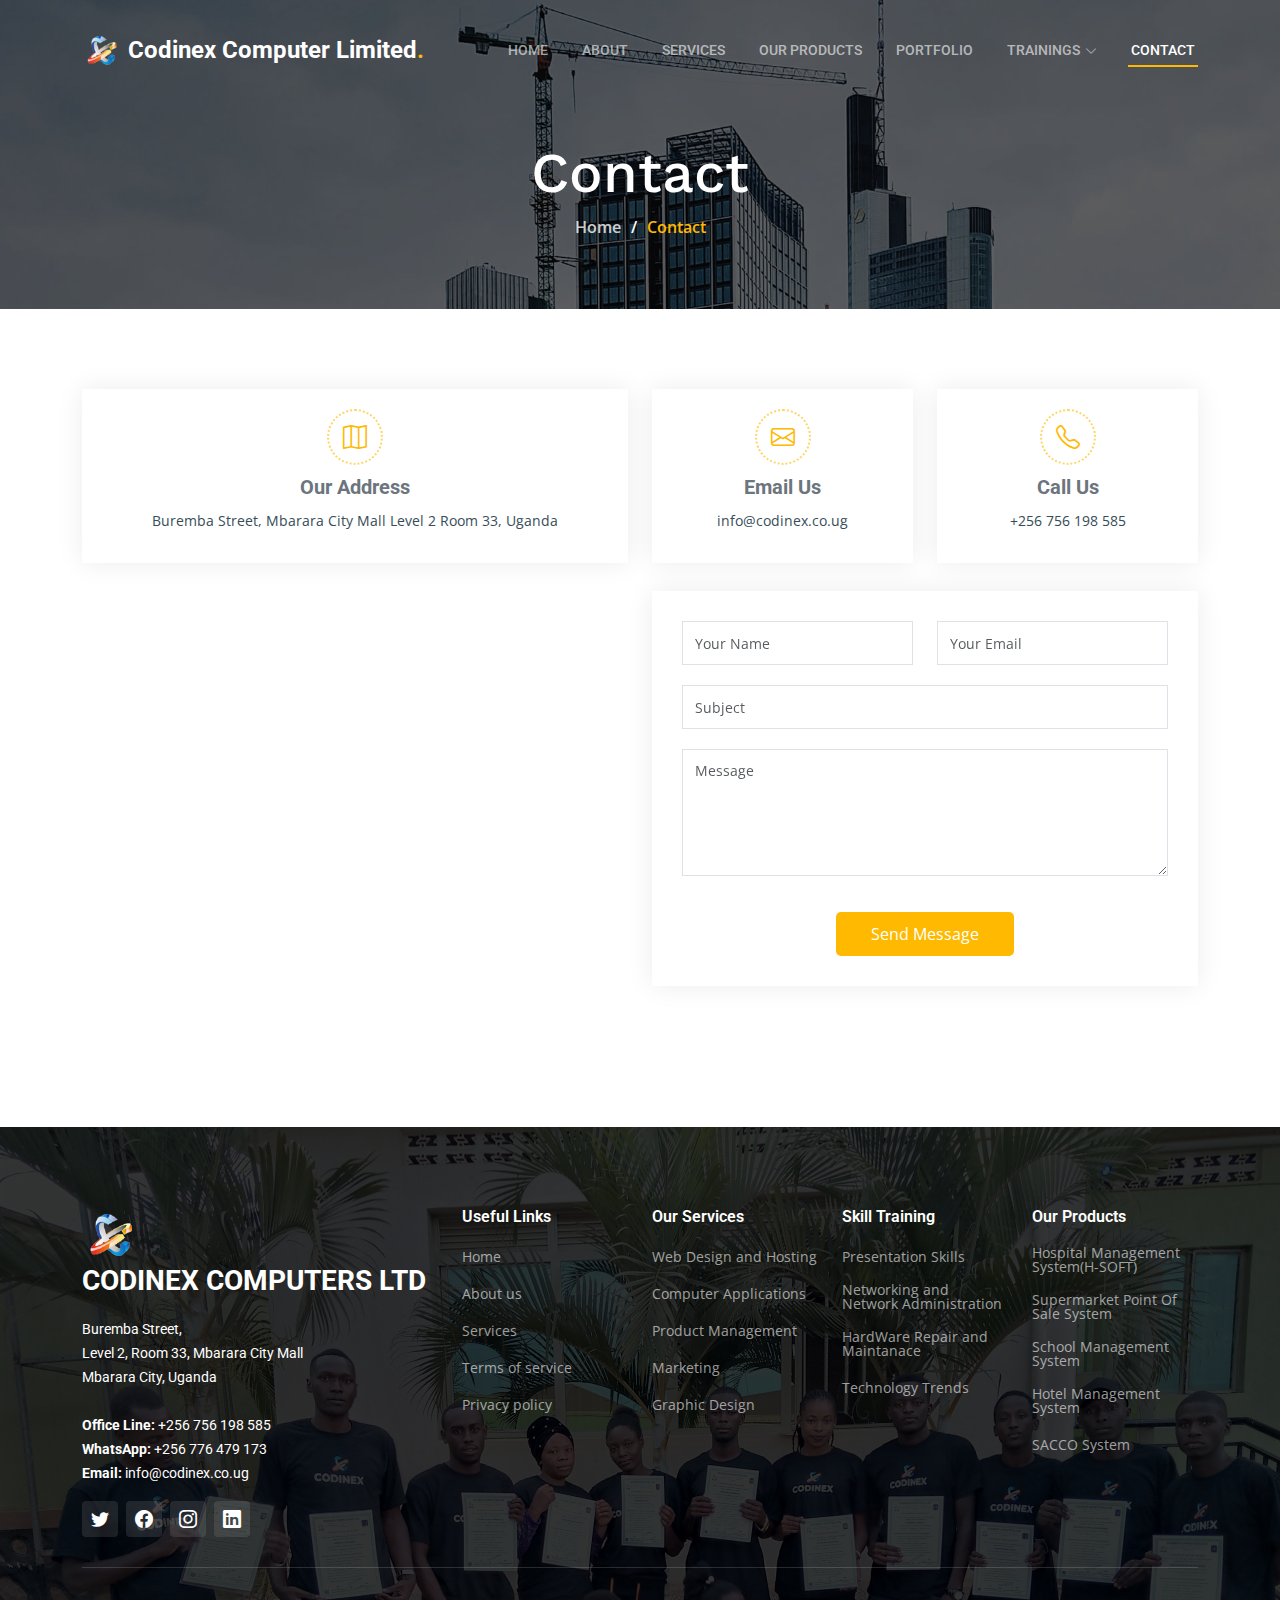
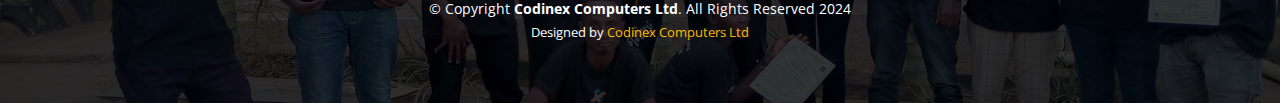
<file: contact.html>
<!DOCTYPE html>
<html lang="en">

<head>
  <meta charset="utf-8">
  <meta content="width=device-width, initial-scale=1.0" name="viewport">

  <title>Codinex Computer Ltd - Contact</title>
  <meta content="" name="description">
  <meta content="" name="keywords">

  <!-- Favicons -->
  <link href="assets/img/Codinex-logo.png" rel="icon">
  <link href="assets/img/Codinex-logo_touch.png" rel="codinex">

  <!-- Google Fonts -->
  <link rel="preconnect" href="https://fonts.googleapis.com">
  <link rel="preconnect" href="https://fonts.gstatic.com" crossorigin>
  <link href="https://fonts.googleapis.com/css2?family=Open+Sans:ital,wght@0,300;0,400;0,500;0,600;0,700;1,300;1,400;1,600;1,700&family=Roboto:ital,wght@0,300;0,400;0,500;0,600;0,700;1,300;1,400;1,500;1,600;1,700&family=Work+Sans:ital,wght@0,300;0,400;0,500;0,600;0,700;1,300;1,400;1,500;1,600;1,700&display=swap" rel="stylesheet">

  <!-- Vendor CSS Files -->
  <link href="assets/vendor/bootstrap/css/bootstrap.min.css" rel="stylesheet">
  <link href="assets/vendor/bootstrap-icons/bootstrap-icons.css" rel="stylesheet">
  <link href="assets/vendor/fontawesome-free/css/all.min.css" rel="stylesheet">
  <link href="assets/vendor/aos/aos.css" rel="stylesheet">
  <link href="assets/vendor/glightbox/css/glightbox.min.css" rel="stylesheet">
  <link href="assets/vendor/swiper/swiper-bundle.min.css" rel="stylesheet">

  <!-- Template Main CSS File -->
  <link href="assets/css/main.css" rel="stylesheet">

</head>

<body>

  <!-- ======= Header ======= -->
  <header id="header" class="header d-flex align-items-center">
    <div class="container-fluid container-xl d-flex align-items-center justify-content-between">

      <a href="index.html" class="logo d-flex align-items-center">
      
        <img src="assets/img/Codinex-logo.png" alt=" codinex">
        <h1>Codinex Computer Limited<span>.</span></h1>
      </a>

      <i class="mobile-nav-toggle mobile-nav-show bi bi-list"></i>
      <i class="mobile-nav-toggle mobile-nav-hide d-none bi bi-x"></i>
      <nav id="navbar" class="navbar">
        <ul>
          <li><a href="index.html">Home</a></li>
          <li><a href="about.html">About</a></li>
          <li><a href="services.html">Services</a></li>
          <li><a href="products.html">Our Products</a></li>
          <li><a href="portfolio.html">portfolio</a></li>
          
          
          <li class="dropdown"><a href="#"><span>Trainings</span> <i class="bi bi-chevron-down dropdown-indicator"></i></a>
            <ul>
              
              <li class="dropdown"><a href="#"><span>Professional Trainings</span> <i class="bi bi-chevron-down dropdown-indicator"></i></a>
                <ul>
                  <li><a href="#">Computer Applications</a></li>
                  <li><a href="#">Website Designing and Hosting</a></li>
                  <li><a href="#">Networking and Network Administration</a></li>
                  <li><a href="#">Hardware Repair and Maintanance</a></li>
                  <li><a href="#">Graphics Designing</a></li>
                  <li><a href="#">Business Software</a></li>
                </ul>
              </li>

              <li class="dropdown"><a href="#"><span>Skills Training</span> <i class="bi bi-chevron-down dropdown-indicator"></i></a>
                <ul>
                  <li><a href="#">Industrial Training</a></li>
                  <li><a href="#">Project Management</a></li>
                  <li><a href="#">Presentation Skills</a></li>
                  <li><a href="#">Technology Trends</a></li>
                  
                </ul>
              </li>

              
            </ul>
          </li>
          <li><a href="contact.html" class="active">Contact</a></li>
        </ul>
      </nav><!-- .navbar -->

    </div>
  </header><!-- End Header -->

  <main id="main">

    <!-- ======= Breadcrumbs ======= -->
    <div class="breadcrumbs d-flex align-items-center" style="background-image: url('assets/img/breadcrumbs-bg.jpg');">
      <div class="container position-relative d-flex flex-column align-items-center" data-aos="fade">

        <h2>Contact</h2>
        <ol>
          <li><a href="index.html">Home</a></li>
          <li>Contact</li>
        </ol>

      </div>
    </div><!-- End Breadcrumbs -->

    <!-- ======= Contact Section ======= -->
    <section id="contact" class="contact">
      <div class="container" data-aos="fade-up" data-aos-delay="100">

        <div class="row gy-4">
          <div class="col-lg-6">
            <div class="info-item  d-flex flex-column justify-content-center align-items-center">
              <i class="bi bi-map"></i>
              <h3>Our Address</h3>
              <p>Buremba Street, Mbarara City Mall Level 2 Room 33, Uganda</p>
              
            </div>
          </div><!-- End Info Item -->

          <div class="col-lg-3 col-md-6">
            <div class="info-item d-flex flex-column justify-content-center align-items-center">
              <i class="bi bi-envelope"></i>
              <h3>Email Us</h3>
              <p>info@codinex.co.ug</p>
            </div>
          </div><!-- End Info Item -->

          <div class="col-lg-3 col-md-6">
            <div class="info-item  d-flex flex-column justify-content-center align-items-center">
              <i class="bi bi-telephone"></i>
              <h3>Call Us</h3>
              <p>+256 756 198 585</p>
            </div>
          </div><!-- End Info Item -->

        </div>

        <div class="row gy-4 mt-1">

          <div class="col-lg-6 ">
            <iframe src="https://www.google.com/maps/embed?pb=!1m14!1m8!1m3!1d15958.376164681596!2d30.662301!3d-0.6075158!3m2!1i1024!2i768!4f13.1!3m3!1m2!1s0x19d91ba657fd7e5f%3A0x3988372476b7ad6b!2sCodinex%20Computer%20Limited!5e0!3m2!1sen!2sug!4v1711531747476!5m2!1sen!2sug" width="600" height="450" style="border:0;" allowfullscreen="" loading="lazy" referrerpolicy="no-referrer-when-downgrade"></iframe>
          </div><!-- End Google Maps -->

          <div class="col-lg-6">
            <form action="forms/contact.php" method="post" role="form" class="php-email-form">
              <div class="row gy-4">
                <div class="col-lg-6 form-group">
                  <input type="text" name="name" class="form-control" id="name" placeholder="Your Name" required>
                </div>
                <div class="col-lg-6 form-group">
                  <input type="email" class="form-control" name="email" id="email" placeholder="Your Email" required>
                </div>
              </div>
              <div class="form-group">
                <input type="text" class="form-control" name="subject" id="subject" placeholder="Subject" required>
              </div>
              <div class="form-group">
                <textarea class="form-control" name="message" rows="5" placeholder="Message" required></textarea>
              </div>
              <div class="my-3">
                <div class="loading">Loading</div>
                <div class="error-message"></div>
                <div class="sent-message">Your message has been sent. Thank you!</div>
              </div>
              <div class="text-center"><button type="submit">Send Message</button></div>
            </form>
          </div><!-- End Contact Form -->

        </div>

      </div>
    </section><!-- End Contact Section -->

  </main><!-- End #main -->
<!-- ======= Footer ======= -->
<footer id="footer" class="footer">

  <div class="footer-content position-relative">
    <div class="container">
      <div class="row">

        <div class="col-lg-4 col-md-6">
          <div class="footer-info">
            <img src="assets/img/Codinex-logo.png" alt="codinex">
            <h3>Codinex Computers Ltd</h3>
            <p>
              Buremba Street, <br>
              Level 2, Room 33, Mbarara City Mall<br>
              Mbarara City, Uganda<br><br>
              <strong>Office Line:</strong> +256 756 198 585<br>
              <strong>WhatsApp:</strong> +256 776 479 173<br>
              <strong>Email:</strong> info@codinex.co.ug<br>
            </p>
            <div class="social-links d-flex mt-3">
              <a href="#" class="d-flex align-items-center justify-content-center"><i class="bi bi-twitter"></i></a>
              <a href="#" class="d-flex align-items-center justify-content-center"><i class="bi bi-facebook"></i></a>
              <a href="#" class="d-flex align-items-center justify-content-center"><i class="bi bi-instagram"></i></a>
              <a href="#" class="d-flex align-items-center justify-content-center"><i class="bi bi-linkedin"></i></a>
            </div>
          </div>
        </div><!-- End footer info column-->

        <div class="col-lg-2 col-md-3 footer-links">
          <h4>Useful Links</h4>
          <ul>
            <li><a href="#">Home</a></li>
            <li><a href="about.html">About us</a></li>
            <li><a href="services.html">Services</a></li>
            <li><a href="#">Terms of service</a></li>
            <li><a href="#">Privacy policy</a></li>
          </ul>
        </div><!-- End footer links column-->

        <div class="col-lg-2 col-md-3 footer-links">
          <h4>Our Services</h4>
          <ul>
            <li><a href="#">Web Design and Hosting</a></li>
            <li><a href="#">Computer Applications</a></li>
            <li><a href="#">Product Management</a></li>
            <li><a href="#">Marketing</a></li>
            <li><a href="#">Graphic Design</a></li>
          </ul>
        </div><!-- End footer links column-->

        <div class="col-lg-2 col-md-3 footer-links">
          <h4>Skill Training</h4>
          <ul>
            
            <li><a href="#">Presentation Skills</a></li>
            <li><a href="#">Networking and Network Administration</a></li>
            <li><a href="#">HardWare Repair and Maintanace</a></li>
            <li><a href="#">Technology Trends</a></li>
          </ul>
        </div><!-- End footer links column-->

        <div class="col-lg-2 col-md-3 footer-links">
          <h4>Our Products</h4>
          <ul>
            <li><a href="#">Hospital Management System(H-SOFT)</a></li>
            <li><a href="#">Supermarket Point Of Sale System</a></li>
            <li><a href="#">School Management System</a></li>
            <li><a href="#">Hotel Management System</a></li>
            <li><a href="#">SACCO System</a></li>
          </ul>
        </div><!-- End footer links column-->

      </div>
    </div>
  </div>

  <div class="footer-legal text-center position-relative">
    <div class="container">
      <div class="copyright">
        &copy; Copyright <strong><span>Codinex Computers Ltd</span></strong>. All Rights Reserved 2024
      </div>
      <div class="credits">

        Designed by <a href="#">Codinex Computers Ltd</a>
      </div>
    </div>
  </div>

</footer>
<!-- End Footer -->


  <a href="#" class="scroll-top d-flex align-items-center justify-content-center"><i class="bi bi-arrow-up-short"></i></a>

  <div id="preloader"></div>

  <!-- Vendor JS Files -->
  <script src="assets/vendor/bootstrap/js/bootstrap.bundle.min.js"></script>
  <script src="assets/vendor/aos/aos.js"></script>
  <script src="assets/vendor/glightbox/js/glightbox.min.js"></script>
  <script src="assets/vendor/isotope-layout/isotope.pkgd.min.js"></script>
  <script src="assets/vendor/swiper/swiper-bundle.min.js"></script>
  <script src="assets/vendor/purecounter/purecounter_vanilla.js"></script>
  <script src="assets/vendor/php-email-form/validate.js"></script>

  <!-- Template Main JS File -->
  <script src="assets/js/main.js"></script>

</body>

</html>
</file>
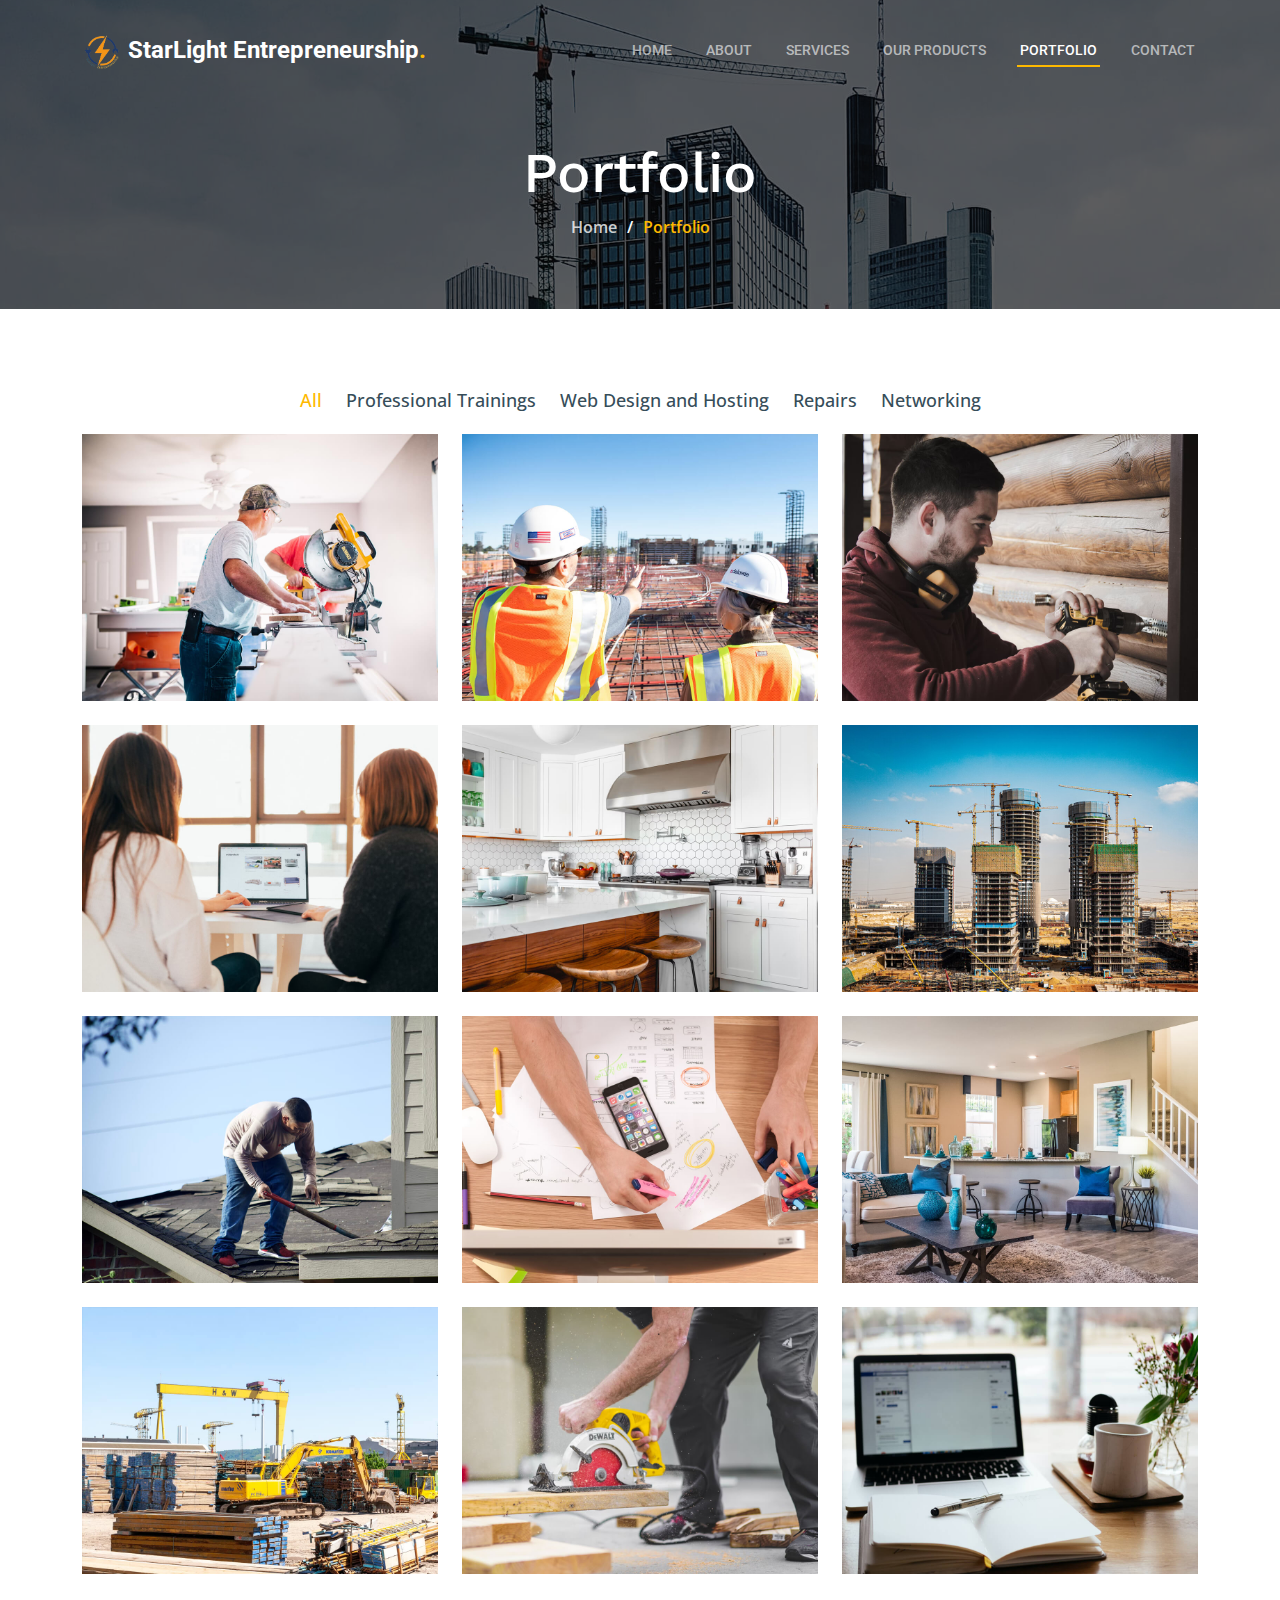
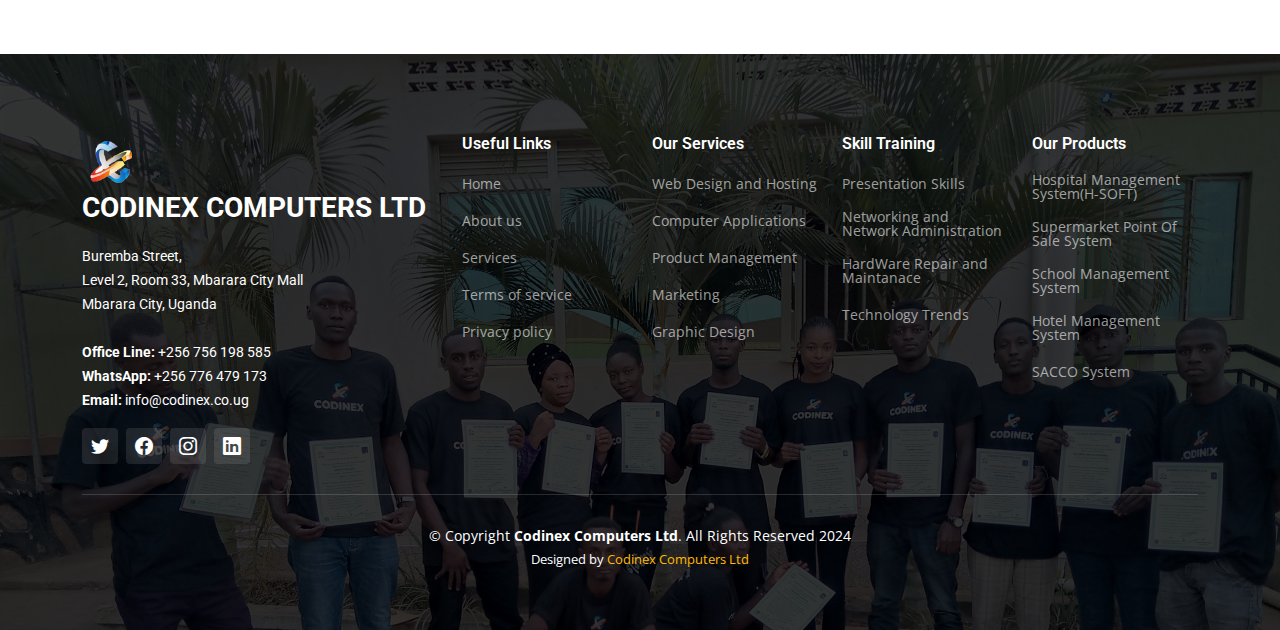
<file: portfolio.html>
<!DOCTYPE html>
<html lang="en">

<head>
  <meta charset="utf-8">
  <meta content="width=device-width, initial-scale=1.0" name="viewport">

  <title>StarLight Entrepreneurship - Portfolio</title>
  <meta content="" name="description">
  <meta content="" name="keywords">

  <!-- Favicons -->
  <link href="assets/img/logo.png" rel="icon">
  <link href="assets/img/logo.png" rel="">

  <!-- Google Fonts -->
  <link rel="preconnect" href="https://fonts.googleapis.com">
  <link rel="preconnect" href="https://fonts.gstatic.com" crossorigin>
  <link href="https://fonts.googleapis.com/css2?family=Open+Sans:ital,wght@0,300;0,400;0,500;0,600;0,700;1,300;1,400;1,600;1,700&family=Roboto:ital,wght@0,300;0,400;0,500;0,600;0,700;1,300;1,400;1,500;1,600;1,700&family=Work+Sans:ital,wght@0,300;0,400;0,500;0,600;0,700;1,300;1,400;1,500;1,600;1,700&display=swap" rel="stylesheet">

  <!-- Vendor CSS Files -->
  <link href="assets/vendor/bootstrap/css/bootstrap.min.css" rel="stylesheet">
  <link href="assets/vendor/bootstrap-icons/bootstrap-icons.css" rel="stylesheet">
  <link href="assets/vendor/fontawesome-free/css/all.min.css" rel="stylesheet">
  <link href="assets/vendor/aos/aos.css" rel="stylesheet">
  <link href="assets/vendor/glightbox/css/glightbox.min.css" rel="stylesheet">
  <link href="assets/vendor/swiper/swiper-bundle.min.css" rel="stylesheet">

  <!-- Template Main CSS File -->
  <link href="assets/css/main.css" rel="stylesheet">

  
</head>

<body>

  <!-- ======= Header ======= -->
  <header id="header" class="header d-flex align-items-center">
    <div class="container-fluid container-xl d-flex align-items-center justify-content-between">

      <a href="index.html" class="logo d-flex align-items-center">
        
        <img src="assets/img/logo.png" alt=""> 
        <h1>StarLight Entrepreneurship<span>.</span></h1>
      </a>

      <i class="mobile-nav-toggle mobile-nav-show bi bi-list"></i>
      <i class="mobile-nav-toggle mobile-nav-hide d-none bi bi-x"></i>
      <nav id="navbar" class="navbar">
        <ul>
          <li><a href="index.html">Home</a></li>
          <li><a href="about.html">About</a></li>
          <li><a href="services.html">Services</a></li>
          <li><a href="products.html">Our Products</a></li>
          <li><a href="portfolio.html" class="active">Portfolio</a></li>
          
        
          <li><a href="contact.html">Contact</a></li>
        </ul>
      </nav><!-- .navbar -->

    </div>
  </header><!-- End Header -->

  <main id="main">

    <!-- ======= Breadcrumbs ======= -->
    <div class="breadcrumbs d-flex align-items-center" style="background-image: url('assets/img/breadcrumbs-bg.jpg');">
      <div class="container position-relative d-flex flex-column align-items-center" data-aos="fade">

        <h2>Portfolio</h2>
        <ol>
          <li><a href="index.html">Home</a></li>
          <li>Portfolio</li>
        </ol>

      </div>
    </div><!-- End Breadcrumbs -->

    <!-- ======= Our Projects Section ======= -->
    <section id="projects" class="projects">
      <div class="container" data-aos="fade-up">

        <div class="portfolio-isotope" data-portfolio-filter="*" data-portfolio-layout="masonry" data-portfolio-sort="original-order">

          <ul class="portfolio-flters" data-aos="fade-up" data-aos-delay="100">
            <li data-filter="*" class="filter-active">All</li>
            <li data-filter=".filter-remodeling">Professional Trainings</li>
            <li data-filter=".filter-construction">Web Design and Hosting</li>
            <li data-filter=".filter-repairs">Repairs</li>
            <li data-filter=".filter-design">Networking</li>
          </ul><!-- End Projects Filters -->

          <div class="row gy-4 portfolio-container" data-aos="fade-up" data-aos-delay="200">

            <div class="col-lg-4 col-md-6 portfolio-item filter-remodeling">
              <div class="portfolio-content h-100">
                <img src="assets/img/projects/remodeling-1.jpg" class="img-fluid" alt="">
                <div class="portfolio-info">
                  <h4>Remodeling 1</h4>
                  <p>Lorem ipsum, dolor sit amet consectetur</p>
                  <a href="assets/img/projects/remodeling-1.jpg" title="Remodeling 1" data-gallery="portfolio-gallery-remodeling" class="glightbox preview-link"><i class="bi bi-zoom-in"></i></a>
                  <a href="project-details.html" title="More Details" class="details-link"><i class="bi bi-link-45deg"></i></a>
                </div>
              </div>
            </div><!-- End Projects Item -->

            <div class="col-lg-4 col-md-6 portfolio-item filter-construction">
              <div class="portfolio-content h-100">
                <img src="assets/img/projects/construction-1.jpg" class="img-fluid" alt="">
                <div class="portfolio-info">
                  <h4>Construction 1</h4>
                  <p>Lorem ipsum, dolor sit amet consectetur</p>
                  <a href="assets/img/projects/construction-1.jpg" title="Construction 1" data-gallery="portfolio-gallery-construction" class="glightbox preview-link"><i class="bi bi-zoom-in"></i></a>
                  <a href="project-details.html" title="More Details" class="details-link"><i class="bi bi-link-45deg"></i></a>
                </div>
              </div>
            </div><!-- End Projects Item -->

            <div class="col-lg-4 col-md-6 portfolio-item filter-repairs">
              <div class="portfolio-content h-100">
                <img src="assets/img/projects/repairs-1.jpg" class="img-fluid" alt="">
                <div class="portfolio-info">
                  <h4>Repairs 1</h4>
                  <p>Lorem ipsum, dolor sit amet consectetur</p>
                  <a href="assets/img/projects/repairs-1.jpg" title="Repairs 1" data-gallery="portfolio-gallery-repairs" class="glightbox preview-link"><i class="bi bi-zoom-in"></i></a>
                  <a href="project-details.html" title="More Details" class="details-link"><i class="bi bi-link-45deg"></i></a>
                </div>
              </div>
            </div><!-- End Projects Item -->

            <div class="col-lg-4 col-md-6 portfolio-item filter-design">
              <div class="portfolio-content h-100">
                <img src="assets/img/projects/design-1.jpg" class="img-fluid" alt="">
                <div class="portfolio-info">
                  <h4>Design 1</h4>
                  <p>Lorem ipsum, dolor sit amet consectetur</p>
                  <a href="assets/img/projects/design-1.jpg" title="Repairs 1" data-gallery="portfolio-gallery-book" class="glightbox preview-link"><i class="bi bi-zoom-in"></i></a>
                  <a href="project-details.html" title="More Details" class="details-link"><i class="bi bi-link-45deg"></i></a>
                </div>
              </div>
            </div><!-- End Projects Item -->

            <div class="col-lg-4 col-md-6 portfolio-item filter-remodeling">
              <div class="portfolio-content h-100">
                <img src="assets/img/projects/remodeling-2.jpg" class="img-fluid" alt="">
                <div class="portfolio-info">
                  <h4>Remodeling 2</h4>
                  <p>Lorem ipsum, dolor sit amet consectetur</p>
                  <a href="assets/img/projects/remodeling-2.jpg" title="Remodeling 2" data-gallery="portfolio-gallery-remodeling" class="glightbox preview-link"><i class="bi bi-zoom-in"></i></a>
                  <a href="project-details.html" title="More Details" class="details-link"><i class="bi bi-link-45deg"></i></a>
                </div>
              </div>
            </div><!-- End Projects Item -->

            <div class="col-lg-4 col-md-6 portfolio-item filter-construction">
              <div class="portfolio-content h-100">
                <img src="assets/img/projects/construction-2.jpg" class="img-fluid" alt="">
                <div class="portfolio-info">
                  <h4>Construction 2</h4>
                  <p>Lorem ipsum, dolor sit amet consectetur</p>
                  <a href="assets/img/projects/construction-2.jpg" title="Construction 2" data-gallery="portfolio-gallery-construction" class="glightbox preview-link"><i class="bi bi-zoom-in"></i></a>
                  <a href="project-details.html" title="More Details" class="details-link"><i class="bi bi-link-45deg"></i></a>
                </div>
              </div>
            </div><!-- End Projects Item -->

            <div class="col-lg-4 col-md-6 portfolio-item filter-repairs">
              <div class="portfolio-content h-100">
                <img src="assets/img/projects/repairs-2.jpg" class="img-fluid" alt="">
                <div class="portfolio-info">
                  <h4>Repairs 2</h4>
                  <p>Lorem ipsum, dolor sit amet consectetur</p>
                  <a href="assets/img/projects/repairs-2.jpg" title="Repairs 2" data-gallery="portfolio-gallery-repairs" class="glightbox preview-link"><i class="bi bi-zoom-in"></i></a>
                  <a href="project-details.html" title="More Details" class="details-link"><i class="bi bi-link-45deg"></i></a>
                </div>
              </div>
            </div><!-- End Projects Item -->

            <div class="col-lg-4 col-md-6 portfolio-item filter-design">
              <div class="portfolio-content h-100">
                <img src="assets/img/projects/design-2.jpg" class="img-fluid" alt="">
                <div class="portfolio-info">
                  <h4>Design 2</h4>
                  <p>Lorem ipsum, dolor sit amet consectetur</p>
                  <a href="assets/img/projects/design-2.jpg" title="Repairs 2" data-gallery="portfolio-gallery-book" class="glightbox preview-link"><i class="bi bi-zoom-in"></i></a>
                  <a href="project-details.html" title="More Details" class="details-link"><i class="bi bi-link-45deg"></i></a>
                </div>
              </div>
            </div><!-- End Projects Item -->

            <div class="col-lg-4 col-md-6 portfolio-item filter-remodeling">
              <div class="portfolio-content h-100">
                <img src="assets/img/projects/remodeling-3.jpg" class="img-fluid" alt="">
                <div class="portfolio-info">
                  <h4>Remodeling 3</h4>
                  <p>Lorem ipsum, dolor sit amet consectetur</p>
                  <a href="assets/img/projects/remodeling-3.jpg" title="Remodeling 3" data-gallery="portfolio-gallery-remodeling" class="glightbox preview-link"><i class="bi bi-zoom-in"></i></a>
                  <a href="project-details.html" title="More Details" class="details-link"><i class="bi bi-link-45deg"></i></a>
                </div>
              </div>
            </div><!-- End Projects Item -->

            <div class="col-lg-4 col-md-6 portfolio-item filter-construction">
              <div class="portfolio-content h-100">
                <img src="assets/img/projects/construction-3.jpg" class="img-fluid" alt="">
                <div class="portfolio-info">
                  <h4>Construction 3</h4>
                  <p>Lorem ipsum, dolor sit amet consectetur</p>
                  <a href="assets/img/projects/construction-3.jpg" title="Construction 3" data-gallery="portfolio-gallery-construction" class="glightbox preview-link"><i class="bi bi-zoom-in"></i></a>
                  <a href="project-details.html" title="More Details" class="details-link"><i class="bi bi-link-45deg"></i></a>
                </div>
              </div>
            </div><!-- End Projects Item -->

            <div class="col-lg-4 col-md-6 portfolio-item filter-repairs">
              <div class="portfolio-content h-100">
                <img src="assets/img/projects/repairs-3.jpg" class="img-fluid" alt="">
                <div class="portfolio-info">
                  <h4>Repairs 3</h4>
                  <p>Lorem ipsum, dolor sit amet consectetur</p>
                  <a href="assets/img/projects/repairs-3.jpg" title="Repairs 2" data-gallery="portfolio-gallery-repairs" class="glightbox preview-link"><i class="bi bi-zoom-in"></i></a>
                  <a href="project-details.html" title="More Details" class="details-link"><i class="bi bi-link-45deg"></i></a>
                </div>
              </div>
            </div><!-- End Projects Item -->

            <div class="col-lg-4 col-md-6 portfolio-item filter-design">
              <div class="portfolio-content h-100">
                <img src="assets/img/projects/design-3.jpg" class="img-fluid" alt="">
                <div class="portfolio-info">
                  <h4>Design 3</h4>
                  <p>Lorem ipsum, dolor sit amet consectetur</p>
                  <a href="assets/img/projects/design-3.jpg" title="Repairs 3" data-gallery="portfolio-gallery-book" class="glightbox preview-link"><i class="bi bi-zoom-in"></i></a>
                  <a href="project-details.html" title="More Details" class="details-link"><i class="bi bi-link-45deg"></i></a>
                </div>
              </div>
            </div><!-- End Projects Item -->

          </div><!-- End Projects Container -->

        </div>

      </div>
    </section><!-- End Our Projects Section -->

  </main><!-- End #main -->
<!-- ======= Footer ======= -->
<footer id="footer" class="footer">

  <div class="footer-content position-relative">
    <div class="container">
      <div class="row">

        <div class="col-lg-4 col-md-6">
          <div class="footer-info">
            <img src="assets/img/Codinex-logo.png" alt="codinex">
            <h3>Codinex Computers Ltd</h3>
            <p>
              Buremba Street, <br>
              Level 2, Room 33, Mbarara City Mall<br>
              Mbarara City, Uganda<br><br>
              <strong>Office Line:</strong> +256 756 198 585<br>
              <strong>WhatsApp:</strong> +256 776 479 173<br>
              <strong>Email:</strong> info@codinex.co.ug<br>
            </p>
            <div class="social-links d-flex mt-3">
              <a href="#" class="d-flex align-items-center justify-content-center"><i class="bi bi-twitter"></i></a>
              <a href="#" class="d-flex align-items-center justify-content-center"><i class="bi bi-facebook"></i></a>
              <a href="#" class="d-flex align-items-center justify-content-center"><i class="bi bi-instagram"></i></a>
              <a href="#" class="d-flex align-items-center justify-content-center"><i class="bi bi-linkedin"></i></a>
            </div>
          </div>
        </div><!-- End footer info column-->

        <div class="col-lg-2 col-md-3 footer-links">
          <h4>Useful Links</h4>
          <ul>
            <li><a href="#">Home</a></li>
            <li><a href="about.html">About us</a></li>
            <li><a href="services.html">Services</a></li>
            <li><a href="#">Terms of service</a></li>
            <li><a href="#">Privacy policy</a></li>
          </ul>
        </div><!-- End footer links column-->

        <div class="col-lg-2 col-md-3 footer-links">
          <h4>Our Services</h4>
          <ul>
            <li><a href="#">Web Design and Hosting</a></li>
            <li><a href="#">Computer Applications</a></li>
            <li><a href="#">Product Management</a></li>
            <li><a href="#">Marketing</a></li>
            <li><a href="#">Graphic Design</a></li>
          </ul>
        </div><!-- End footer links column-->

        <div class="col-lg-2 col-md-3 footer-links">
          <h4>Skill Training</h4>
          <ul>
            
            <li><a href="#">Presentation Skills</a></li>
            <li><a href="#">Networking and Network Administration</a></li>
            <li><a href="#">HardWare Repair and Maintanace</a></li>
            <li><a href="#">Technology Trends</a></li>
          </ul>
        </div><!-- End footer links column-->

        <div class="col-lg-2 col-md-3 footer-links">
          <h4>Our Products</h4>
          <ul>
            <li><a href="#">Hospital Management System(H-SOFT)</a></li>
            <li><a href="#">Supermarket Point Of Sale System</a></li>
            <li><a href="#">School Management System</a></li>
            <li><a href="#">Hotel Management System</a></li>
            <li><a href="#">SACCO System</a></li>
          </ul>
        </div><!-- End footer links column-->

      </div>
    </div>
  </div>

  <div class="footer-legal text-center position-relative">
    <div class="container">
      <div class="copyright">
        &copy; Copyright <strong><span>Codinex Computers Ltd</span></strong>. All Rights Reserved 2024
      </div>
      <div class="credits">

        Designed by <a href="#">Codinex Computers Ltd</a>
      </div>
    </div>
  </div>

</footer>
<!-- End Footer -->


  <a href="#" class="scroll-top d-flex align-items-center justify-content-center"><i class="bi bi-arrow-up-short"></i></a>

  <div id="preloader"></div>

  <!-- Vendor JS Files -->
  <script src="assets/vendor/bootstrap/js/bootstrap.bundle.min.js"></script>
  <script src="assets/vendor/aos/aos.js"></script>
  <script src="assets/vendor/glightbox/js/glightbox.min.js"></script>
  <script src="assets/vendor/isotope-layout/isotope.pkgd.min.js"></script>
  <script src="assets/vendor/swiper/swiper-bundle.min.js"></script>
  <script src="assets/vendor/purecounter/purecounter_vanilla.js"></script>
  <script src="assets/vendor/php-email-form/validate.js"></script>

  <!-- Template Main JS File -->
  <script src="assets/js/main.js"></script>

</body>

</html>
</file>
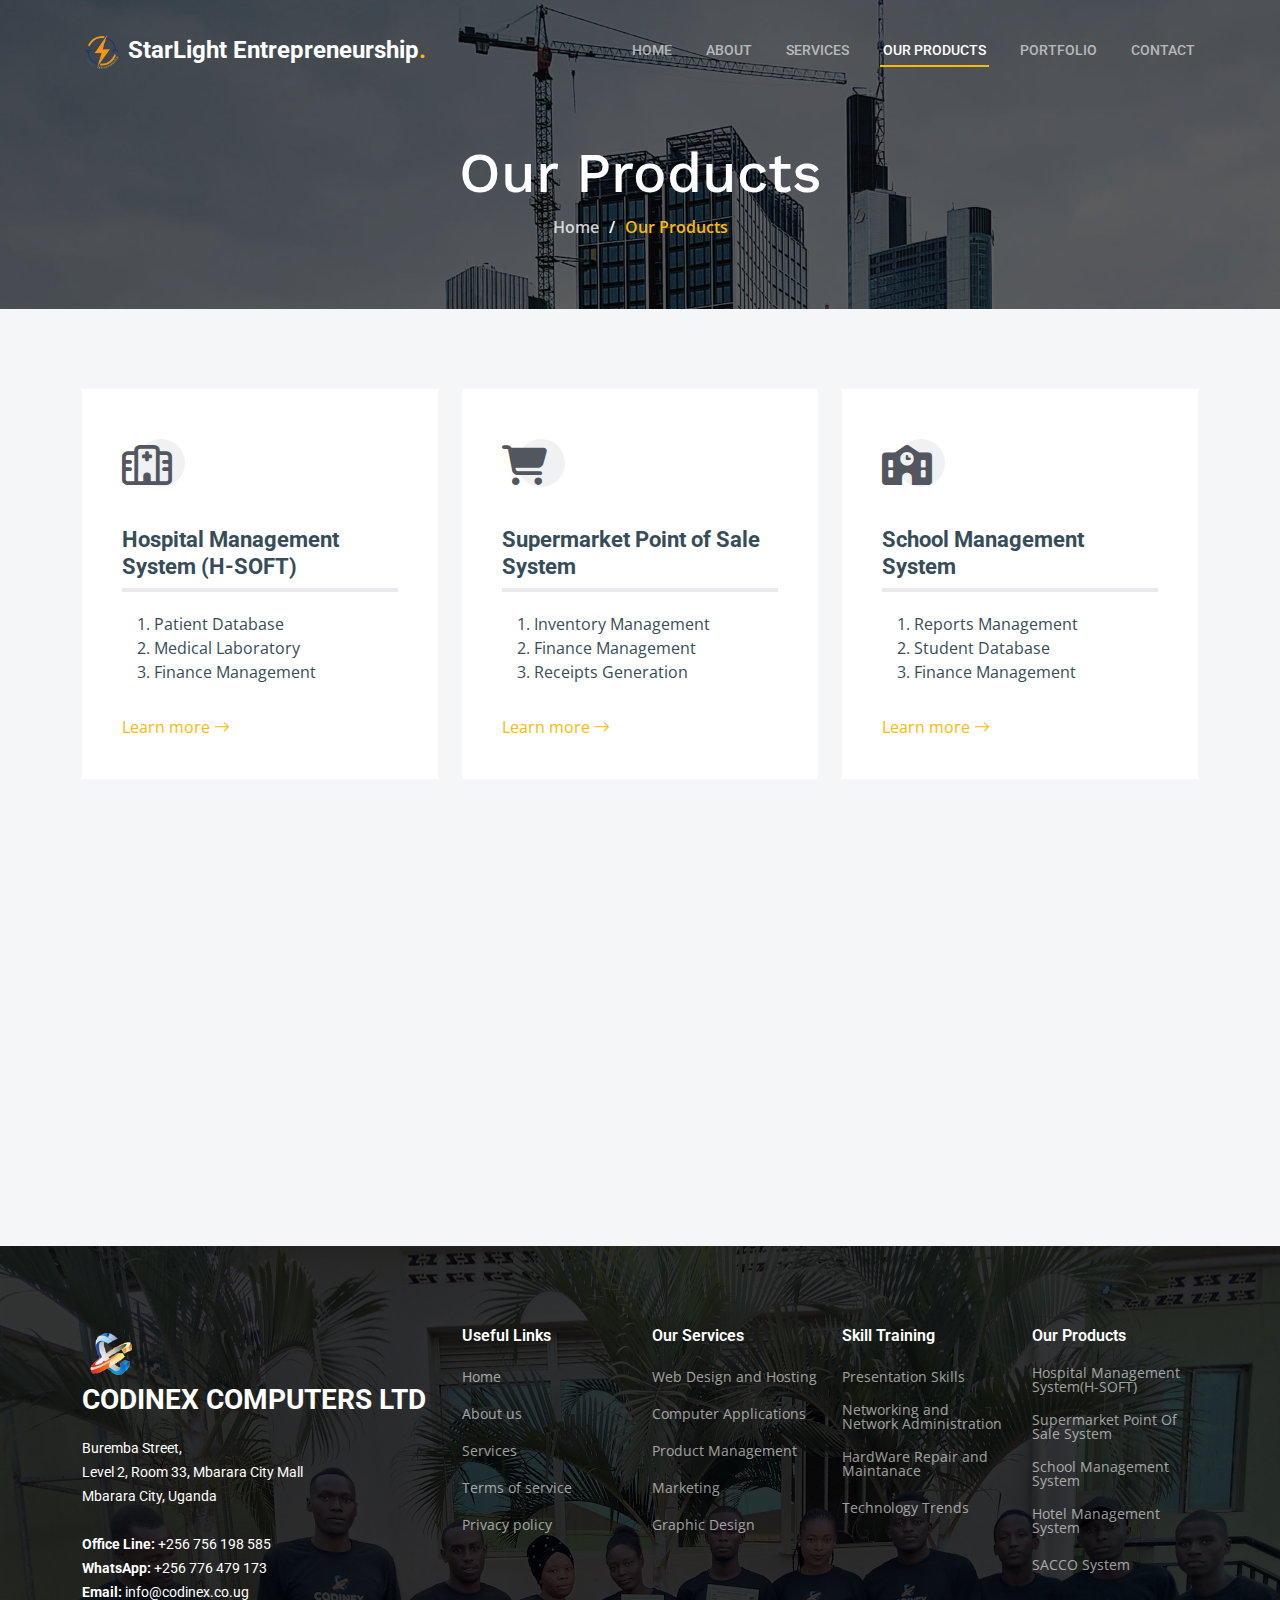
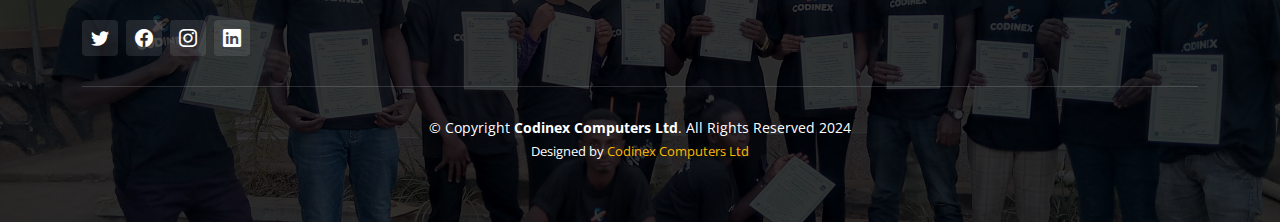
<file: products.html>
<!DOCTYPE html>
<html lang="en">

<head>
  <meta charset="utf-8">
  <meta content="width=device-width, initial-scale=1.0" name="viewport">

  <title>StarLight Entrepreneurship - Our Products</title>
  <meta content="" name="description">
  <meta content="" name="keywords">

  <!-- Favicons -->
  <link href="assets/img/logo.png" rel="icon">
  <link href="assets/img/logo.pngch-icon">

  <!-- Google Fonts -->
  <link rel="preconnect" href="https://fonts.googleapis.com">
  <link rel="preconnect" href="https://fonts.gstatic.com" crossorigin>
  <link href="https://fonts.googleapis.com/css2?family=Open+Sans:ital,wght@0,300;0,400;0,500;0,600;0,700;1,300;1,400;1,600;1,700&family=Roboto:ital,wght@0,300;0,400;0,500;0,600;0,700;1,300;1,400;1,500;1,600;1,700&family=Work+Sans:ital,wght@0,300;0,400;0,500;0,600;0,700;1,300;1,400;1,500;1,600;1,700&display=swap" rel="stylesheet">

  <!-- Vendor CSS Files -->
  <link href="assets/vendor/bootstrap/css/bootstrap.min.css" rel="stylesheet">
  <link href="assets/vendor/bootstrap-icons/bootstrap-icons.css" rel="stylesheet">
  <link href="assets/vendor/fontawesome-free/css/all.min.css" rel="stylesheet">
  <link href="assets/vendor/aos/aos.css" rel="stylesheet">
  <link href="assets/vendor/glightbox/css/glightbox.min.css" rel="stylesheet">
  <link href="assets/vendor/swiper/swiper-bundle.min.css" rel="stylesheet">

  <!-- Template Main CSS File -->
  <link href="assets/css/main.css" rel="stylesheet">


</head>

<body>

  <!-- ======= Header ======= -->
  <header id="header" class="header d-flex align-items-center">
    <div class="container-fluid container-xl d-flex align-items-center justify-content-between">

      <a href="index.html" class="logo d-flex align-items-center">
        
        <img src="assets/img/logo.png" alt="logo">
        <h1>StarLight Entrepreneurship<span>.</span></h1>
      </a>

      <i class="mobile-nav-toggle mobile-nav-show bi bi-list"></i>
      <i class="mobile-nav-toggle mobile-nav-hide d-none bi bi-x"></i>
      <nav id="navbar" class="navbar">
        <ul>
          <li><a href="index.html">Home</a></li>
          <li><a href="about.html">About</a></li>
          <li><a href="services.html">Services</a></li>
         <li><a href="products.html" class="active">Our Products</a></li>

          <li><a href="portfolio.html">Portfolio</a></li>
          
       </li> <li><a href="contact.html">Contact</a></li>
        </ul>
      </nav><!-- .navbar -->

    </div>
  </header><!-- End Header -->

  <main id="main">

    <!-- ======= Breadcrumbs ======= -->
    <div class="breadcrumbs d-flex align-items-center" style="background-image: url('assets/img/breadcrumbs-bg.jpg');">
      <div class="container position-relative d-flex flex-column align-items-center" data-aos="fade">

        <h2>Our Products</h2>
        <ol>
          <li><a href="index.html">Home</a></li>
          <li>Our Products</li>
        </ol>

      </div>
    </div><!-- End Breadcrumbs -->

    <!-- ======= Services Section ======= -->
    <section id="services" class="services section-bg">
      <div class="container" data-aos="fade-up">

        <div class="row gy-4">

          <div class="col-lg-4 col-md-6" data-aos="fade-up" data-aos-delay="100">
            <div class="service-item  position-relative">
              <div class="icon">
                <i class="fa-regular fa-hospital"></i>
              </div>
              <h3>Hospital Management System (H-SOFT)</h3>
               <ol>
                <li>
                    Patient Database              
                </li>
                <li>Medical Laboratory</li>
                <li> Finance Management</li>
               </ol>
              <a href="#" class="readmore stretched-link">Learn more <i class="bi bi-arrow-right"></i></a>
            </div>
          </div><!-- End Service Item -->

          <div class="col-lg-4 col-md-6" data-aos="fade-up" data-aos-delay="200">
            <div class="service-item position-relative">
              <div class="icon">
                <i class="fa-solid fa-cart-shopping"></i>
              </div>
              <h3>Supermarket Point of Sale System</h3>
              <ol>
                <li>
                    Inventory Management              
                </li>
                <li>Finance Management</li>
                <li>Receipts Generation</li>
               </ol>
                <a href="#" class="readmore stretched-link">Learn more <i class="bi bi-arrow-right"></i></a>
            </div>
          </div><!-- End Service Item -->

          <div class="col-lg-4 col-md-6" data-aos="fade-up" data-aos-delay="300">
            <div class="service-item position-relative">
              <div class="icon">
                <i class="fa-solid fa-school"></i>
              </div>
              <h3>School Management System</h3>
              <ol>
                <li>Reports Management</li>
                <li>Student Database</li>
                <li>Finance Management</li>
               </ol>
                <a href="#" class="readmore stretched-link">Learn more <i class="bi bi-arrow-right"></i></a>
            </div>
          </div><!-- End Service Item -->

          <div class="col-lg-4 col-md-6" data-aos="fade-up" data-aos-delay="400">
            <div class="service-item position-relative">
              <div class="icon">
                <i class="fa-solid fa-hotel"></i>
              </div>
              <h3>Hotel Management System</h3>
              <ol>
                <li>Customer Management</li>
                <li>Finance Management</li>
                <li>Reports Management</li>
               </ol>
             
              <a href="#" class="readmore stretched-link">Learn more <i class="bi bi-arrow-right"></i></a>
            </div>
          </div><!-- End Service Item -->

          <div class="col-lg-4 col-md-6" data-aos="fade-up" data-aos-delay="500">
            <div class="service-item position-relative">
              <div class="icon">
                <i class="fa-solid fa-comments-dollar"></i>
              </div>
              <h3>SACCO System</h3>
              <ol>
                <li>Customer Management</li>
                <li>Finance Management</li>
                <li>Loans Management</li>
               </ol>
                   <a href="#" class="readmore stretched-link">Learn more <i class="bi bi-arrow-right"></i></a>
            </div>
          </div><!-- End Service Item -->

          
        </div>

      </div>
    </section><!-- End Services Section -->

    
   
  </main><!-- End #main -->
<!-- ======= Footer ======= -->
<footer id="footer" class="footer">

  <div class="footer-content position-relative">
    <div class="container">
      <div class="row">

        <div class="col-lg-4 col-md-6">
          <div class="footer-info">
            <img src="assets/img/Codinex-logo.png" alt="codinex">
            <h3>Codinex Computers Ltd</h3>
            <p>
              Buremba Street, <br>
              Level 2, Room 33, Mbarara City Mall<br>
              Mbarara City, Uganda<br><br>
              <strong>Office Line:</strong> +256 756 198 585<br>
              <strong>WhatsApp:</strong> +256 776 479 173<br>
              <strong>Email:</strong> info@codinex.co.ug<br>
            </p>
            <div class="social-links d-flex mt-3">
              <a href="#" class="d-flex align-items-center justify-content-center"><i class="bi bi-twitter"></i></a>
              <a href="#" class="d-flex align-items-center justify-content-center"><i class="bi bi-facebook"></i></a>
              <a href="#" class="d-flex align-items-center justify-content-center"><i class="bi bi-instagram"></i></a>
              <a href="#" class="d-flex align-items-center justify-content-center"><i class="bi bi-linkedin"></i></a>
            </div>
          </div>
        </div><!-- End footer info column-->

        <div class="col-lg-2 col-md-3 footer-links">
          <h4>Useful Links</h4>
          <ul>
            <li><a href="#">Home</a></li>
            <li><a href="about.html">About us</a></li>
            <li><a href="services.html">Services</a></li>
            <li><a href="#">Terms of service</a></li>
            <li><a href="#">Privacy policy</a></li>
          </ul>
        </div><!-- End footer links column-->

        <div class="col-lg-2 col-md-3 footer-links">
          <h4>Our Services</h4>
          <ul>
            <li><a href="#">Web Design and Hosting</a></li>
            <li><a href="#">Computer Applications</a></li>
            <li><a href="#">Product Management</a></li>
            <li><a href="#">Marketing</a></li>
            <li><a href="#">Graphic Design</a></li>
          </ul>
        </div><!-- End footer links column-->

        <div class="col-lg-2 col-md-3 footer-links">
          <h4>Skill Training</h4>
          <ul>
            
            <li><a href="#">Presentation Skills</a></li>
            <li><a href="#">Networking and Network Administration</a></li>
            <li><a href="#">HardWare Repair and Maintanace</a></li>
            <li><a href="#">Technology Trends</a></li>
          </ul>
        </div><!-- End footer links column-->

        <div class="col-lg-2 col-md-3 footer-links">
          <h4>Our Products</h4>
          <ul>
            <li><a href="#">Hospital Management System(H-SOFT)</a></li>
            <li><a href="#">Supermarket Point Of Sale System</a></li>
            <li><a href="#">School Management System</a></li>
            <li><a href="#">Hotel Management System</a></li>
            <li><a href="#">SACCO System</a></li>
          </ul>
        </div><!-- End footer links column-->

      </div>
    </div>
  </div>

  <div class="footer-legal text-center position-relative">
    <div class="container">
      <div class="copyright">
        &copy; Copyright <strong><span>Codinex Computers Ltd</span></strong>. All Rights Reserved 2024
      </div>
      <div class="credits">

        Designed by <a href="#">Codinex Computers Ltd</a>
      </div>
    </div>
  </div>

</footer>
<!-- End Footer -->


  <a href="#" class="scroll-top d-flex align-items-center justify-content-center"><i class="bi bi-arrow-up-short"></i></a>

  <div id="preloader"></div>

  <!-- Vendor JS Files -->
  <script src="assets/vendor/bootstrap/js/bootstrap.bundle.min.js"></script>
  <script src="assets/vendor/aos/aos.js"></script>
  <script src="assets/vendor/glightbox/js/glightbox.min.js"></script>
  <script src="assets/vendor/isotope-layout/isotope.pkgd.min.js"></script>
  <script src="assets/vendor/swiper/swiper-bundle.min.js"></script>
  <script src="assets/vendor/purecounter/purecounter_vanilla.js"></script>
  <script src="assets/vendor/php-email-form/validate.js"></script>

  <!-- Template Main JS File -->
  <script src="assets/js/main.js"></script>

</body>

</html>
</file>
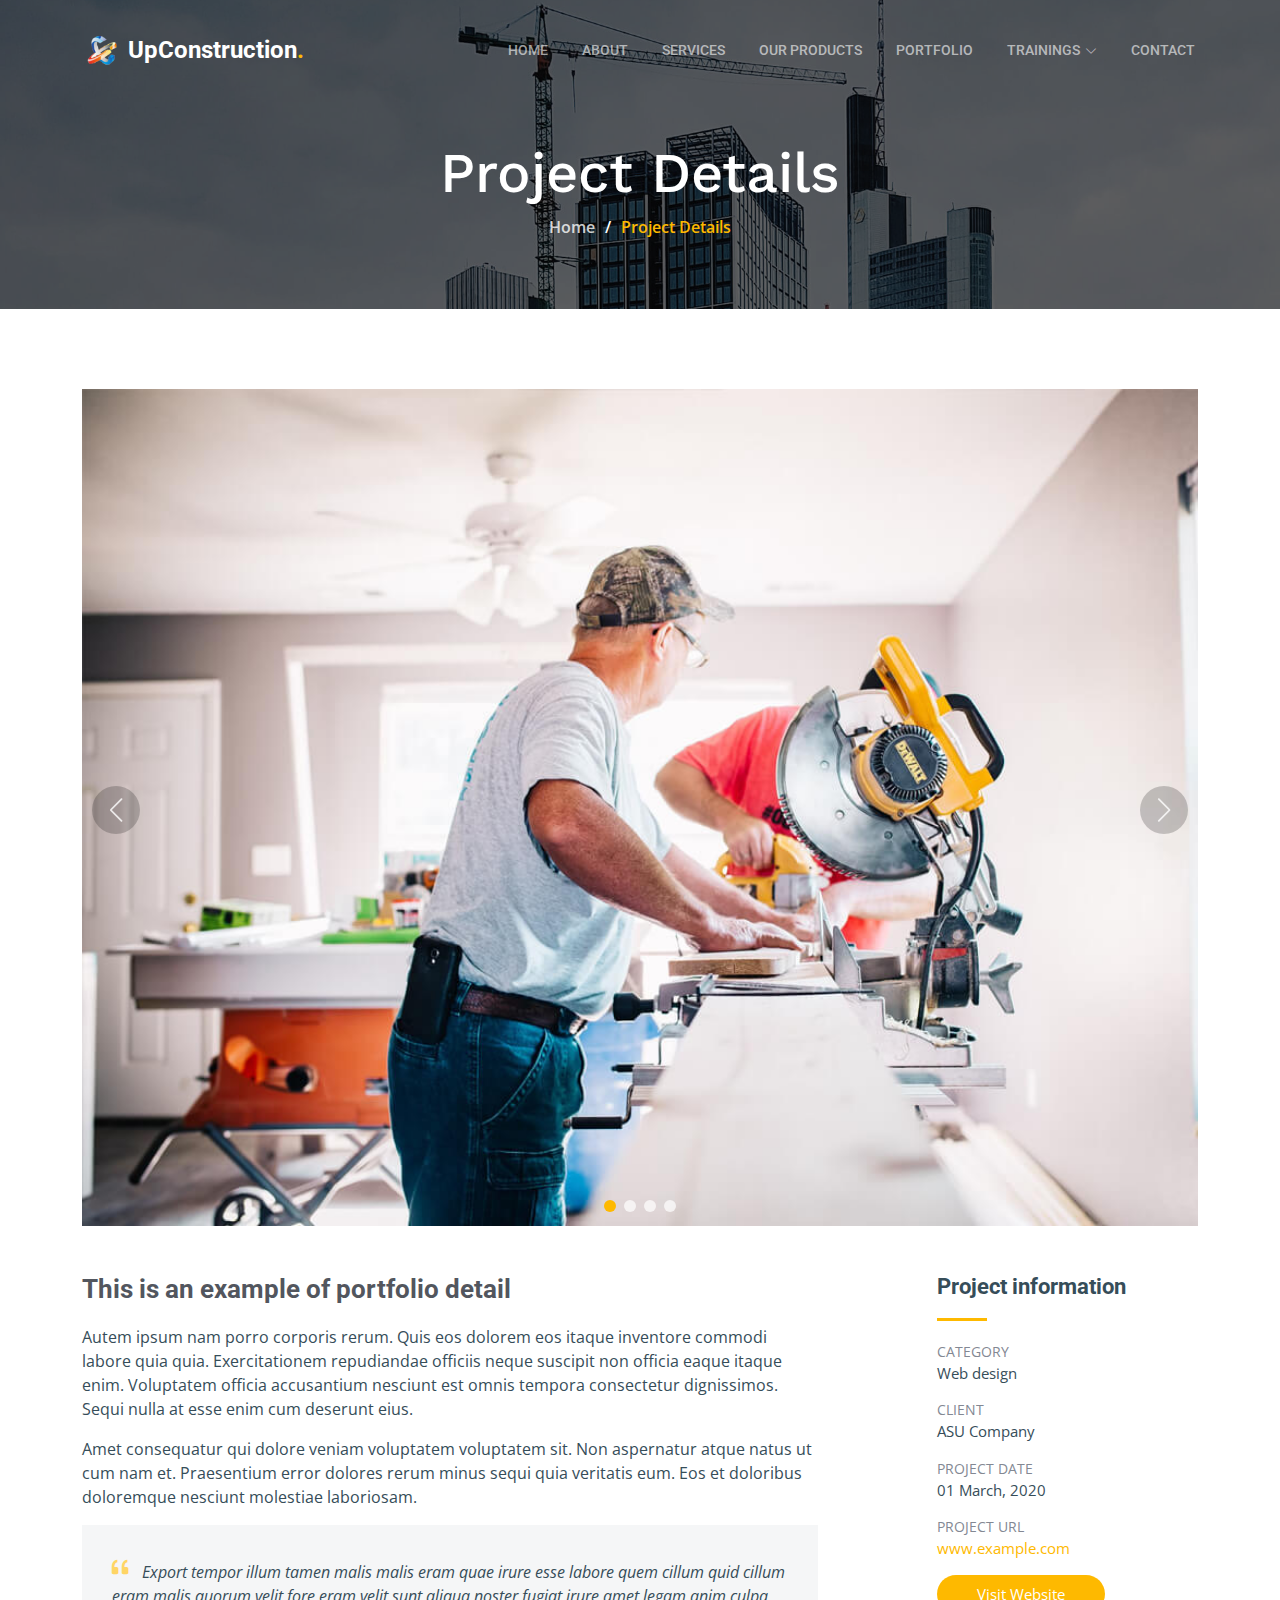
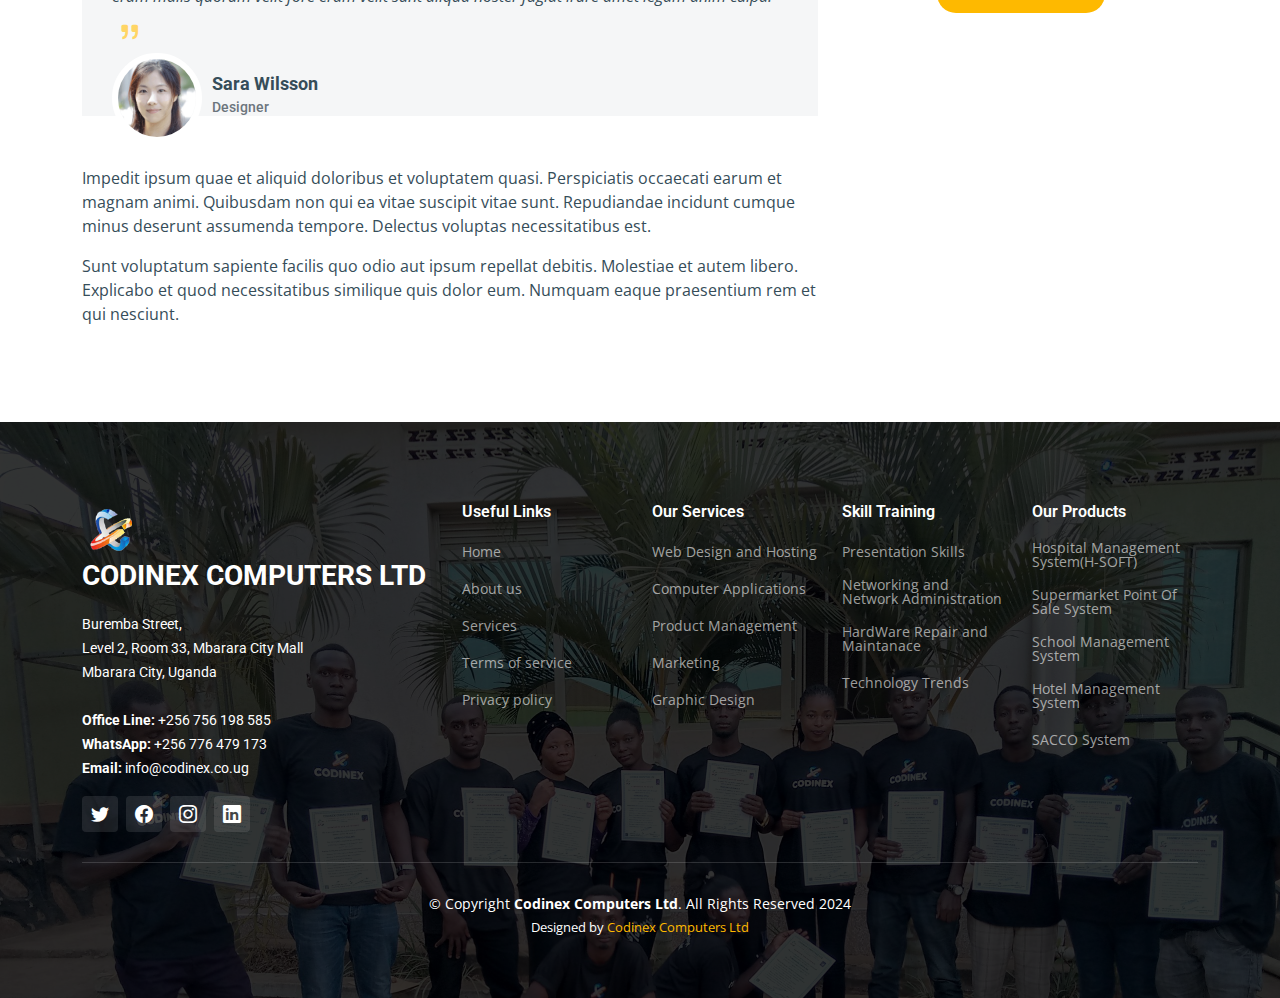
<file: project-details.html>
<!DOCTYPE html>
<html lang="en">

<head>
  <meta charset="utf-8">
  <meta content="width=device-width, initial-scale=1.0" name="viewport">

  <title>Codinex Computers Ltd - Project Details</title>
  <meta content="" name="description">
  <meta content="" name="keywords">

  <!-- Favicons -->
  <link href="assets/img/Codinex-logo.png" rel="icon">
  <link href="assets/img/Codinex-logo_touch.png" rel="codinex">

  <!-- Google Fonts -->
  <link rel="preconnect" href="https://fonts.googleapis.com">
  <link rel="preconnect" href="https://fonts.gstatic.com" crossorigin>
  <link href="https://fonts.googleapis.com/css2?family=Open+Sans:ital,wght@0,300;0,400;0,500;0,600;0,700;1,300;1,400;1,600;1,700&family=Roboto:ital,wght@0,300;0,400;0,500;0,600;0,700;1,300;1,400;1,500;1,600;1,700&family=Work+Sans:ital,wght@0,300;0,400;0,500;0,600;0,700;1,300;1,400;1,500;1,600;1,700&display=swap" rel="stylesheet">

  <!-- Vendor CSS Files -->
  <link href="assets/vendor/bootstrap/css/bootstrap.min.css" rel="stylesheet">
  <link href="assets/vendor/bootstrap-icons/bootstrap-icons.css" rel="stylesheet">
  <link href="assets/vendor/fontawesome-free/css/all.min.css" rel="stylesheet">
  <link href="assets/vendor/aos/aos.css" rel="stylesheet">
  <link href="assets/vendor/glightbox/css/glightbox.min.css" rel="stylesheet">
  <link href="assets/vendor/swiper/swiper-bundle.min.css" rel="stylesheet">

  <!-- Template Main CSS File -->
  <link href="assets/css/main.css" rel="stylesheet">

  
</head>

<body>

  <!-- ======= Header ======= -->
  <header id="header" class="header d-flex align-items-center">
    <div class="container-fluid container-xl d-flex align-items-center justify-content-between">

      <a href="index.html" class="logo d-flex align-items-center">
        
        <img src="assets/img/Codinex-logo.png" alt="">
        <h1>UpConstruction<span>.</span></h1>
      </a>

      <i class="mobile-nav-toggle mobile-nav-show bi bi-list"></i>
      <i class="mobile-nav-toggle mobile-nav-hide d-none bi bi-x"></i>
      <nav id="navbar" class="navbar">
        <ul>
          <li><a href="index.html">Home</a></li>
          <li><a href="about.html">About</a></li>
           <li><a href="services.html">Services</a></li>
          <li><a href="products.html">Our Products</a></li>
          <li><a href="portfolio.html">Portfolio</a></li>

          
          <li class="dropdown"><a href="#"><span>Trainings</span> <i class="bi bi-chevron-down dropdown-indicator"></i></a>
            <ul>
              
              <li class="dropdown"><a href="#"><span>Professional Trainings</span> <i class="bi bi-chevron-down dropdown-indicator"></i></a>
                <ul>
                  <li><a href="#">Computer Applications</a></li>
                  <li><a href="#">Website Designing and Hosting</a></li>
                  <li><a href="#">Networking and Network Administration</a></li>
                  <li><a href="#">Hardware Repair and Maintanance</a></li>
                  <li><a href="#">Graphics Designing</a></li>
                  <li><a href="#">Business Software</a></li>
                </ul>
              </li>

              <li class="dropdown"><a href="#"><span>Skills Training</span> <i class="bi bi-chevron-down dropdown-indicator"></i></a>
                <ul>
                  <li><a href="industrial_trainings.html">Industrial Training</a></li>
                  <li><a href="#">Project Management</a></li>
                  <li><a href="#">Presentation Skills</a></li>
                  <li><a href="#">Technology Trends</a></li>
                  
                </ul>
              </li>
              </ul>

          <li><a href="contact.html">Contact</a></li>
        </ul>
      </nav><!-- .navbar -->

    </div>
  </header><!-- End Header -->

  <main id="main">

    <!-- ======= Breadcrumbs ======= -->
    <div class="breadcrumbs d-flex align-items-center" style="background-image: url('assets/img/breadcrumbs-bg.jpg');">
      <div class="container position-relative d-flex flex-column align-items-center" data-aos="fade">

        <h2>Project Details</h2>
        <ol>
          <li><a href="index.html">Home</a></li>
          <li>Project Details</li>
        </ol>

      </div>
    </div><!-- End Breadcrumbs -->

    <!-- ======= Projet Details Section ======= -->
    <section id="project-details" class="project-details">
      <div class="container" data-aos="fade-up" data-aos-delay="100">

        <div class="position-relative h-100">
          <div class="slides-1 portfolio-details-slider swiper">
            <div class="swiper-wrapper align-items-center">

              <div class="swiper-slide">
                <img src="assets/img/projects/remodeling-1.jpg" alt="">
              </div>

              <div class="swiper-slide">
                <img src="assets/img/projects/construction-1.jpg" alt="">
              </div>

              <div class="swiper-slide">
                <img src="assets/img/projects/design-1.jpg" alt="">
              </div>

              <div class="swiper-slide">
                <img src="assets/img/projects/repairs-1.jpg" alt="">
              </div>

            </div>
            <div class="swiper-pagination"></div>
          </div>
          <div class="swiper-button-prev"></div>
          <div class="swiper-button-next"></div>

        </div>

        <div class="row justify-content-between gy-4 mt-4">

          <div class="col-lg-8">
            <div class="portfolio-description">
              <h2>This is an example of portfolio detail</h2>
              <p>
                Autem ipsum nam porro corporis rerum. Quis eos dolorem eos itaque inventore commodi labore quia quia. Exercitationem repudiandae officiis neque suscipit non officia eaque itaque enim. Voluptatem officia accusantium nesciunt est omnis tempora consectetur dignissimos. Sequi nulla at esse enim cum deserunt eius.
              </p>
              <p>
                Amet consequatur qui dolore veniam voluptatem voluptatem sit. Non aspernatur atque natus ut cum nam et. Praesentium error dolores rerum minus sequi quia veritatis eum. Eos et doloribus doloremque nesciunt molestiae laboriosam.
              </p>

              <div class="testimonial-item">
                <p>
                  <i class="bi bi-quote quote-icon-left"></i>
                  Export tempor illum tamen malis malis eram quae irure esse labore quem cillum quid cillum eram malis quorum velit fore eram velit sunt aliqua noster fugiat irure amet legam anim culpa.
                  <i class="bi bi-quote quote-icon-right"></i>
                </p>
                <div>
                  <img src="assets/img/testimonials/testimonials-2.jpg" class="testimonial-img" alt="">
                  <h3>Sara Wilsson</h3>
                  <h4>Designer</h4>
                </div>
              </div>

              <p>
                Impedit ipsum quae et aliquid doloribus et voluptatem quasi. Perspiciatis occaecati earum et magnam animi. Quibusdam non qui ea vitae suscipit vitae sunt. Repudiandae incidunt cumque minus deserunt assumenda tempore. Delectus voluptas necessitatibus est.

              <p>
                Sunt voluptatum sapiente facilis quo odio aut ipsum repellat debitis. Molestiae et autem libero. Explicabo et quod necessitatibus similique quis dolor eum. Numquam eaque praesentium rem et qui nesciunt.
              </p>

            </div>
          </div>

          <div class="col-lg-3">
            <div class="portfolio-info">
              <h3>Project information</h3>
              <ul>
                <li><strong>Category</strong> <span>Web design</span></li>
                <li><strong>Client</strong> <span>ASU Company</span></li>
                <li><strong>Project date</strong> <span>01 March, 2020</span></li>
                <li><strong>Project URL</strong> <a href="#">www.example.com</a></li>
                <li><a href="#" class="btn-visit align-self-start">Visit Website</a></li>
              </ul>
            </div>
          </div>

        </div>

      </div>
    </section><!-- End Projet Details Section -->

  </main><!-- End #main -->

  
  <!-- ======= Footer ======= -->
  <footer id="footer" class="footer">

    <div class="footer-content position-relative">
      <div class="container">
        <div class="row">

          <div class="col-lg-4 col-md-6">
            <div class="footer-info">
              <img src="assets/img/Codinex-logo.png" alt="codinex">
              <h3>Codinex Computers Ltd</h3>
              <p>
                Buremba Street, <br>
                Level 2, Room 33, Mbarara City Mall<br>
                Mbarara City, Uganda<br><br>
                <strong>Office Line:</strong> +256 756 198 585<br>
                <strong>WhatsApp:</strong> +256 776 479 173<br>
                <strong>Email:</strong> info@codinex.co.ug<br>
              </p>
              <div class="social-links d-flex mt-3">
                <a href="#" class="d-flex align-items-center justify-content-center"><i class="bi bi-twitter"></i></a>
                <a href="#" class="d-flex align-items-center justify-content-center"><i class="bi bi-facebook"></i></a>
                <a href="#" class="d-flex align-items-center justify-content-center"><i class="bi bi-instagram"></i></a>
                <a href="#" class="d-flex align-items-center justify-content-center"><i class="bi bi-linkedin"></i></a>
              </div>
            </div>
          </div><!-- End footer info column-->

          <div class="col-lg-2 col-md-3 footer-links">
            <h4>Useful Links</h4>
            <ul>
              <li><a href="#">Home</a></li>
              <li><a href="about.html">About us</a></li>
              <li><a href="services.html">Services</a></li>
              <li><a href="#">Terms of service</a></li>
              <li><a href="#">Privacy policy</a></li>
            </ul>
          </div><!-- End footer links column-->

          <div class="col-lg-2 col-md-3 footer-links">
            <h4>Our Services</h4>
            <ul>
              <li><a href="#">Web Design and Hosting</a></li>
              <li><a href="#">Computer Applications</a></li>
              <li><a href="#">Product Management</a></li>
              <li><a href="#">Marketing</a></li>
              <li><a href="#">Graphic Design</a></li>
            </ul>
          </div><!-- End footer links column-->

          <div class="col-lg-2 col-md-3 footer-links">
            <h4>Skill Training</h4>
            <ul>
              
              <li><a href="#">Presentation Skills</a></li>
              <li><a href="#">Networking and Network Administration</a></li>
              <li><a href="#">HardWare Repair and Maintanace</a></li>
              <li><a href="#">Technology Trends</a></li>
            </ul>
          </div><!-- End footer links column-->

          <div class="col-lg-2 col-md-3 footer-links">
            <h4>Our Products</h4>
            <ul>
              <li><a href="#">Hospital Management System(H-SOFT)</a></li>
              <li><a href="#">Supermarket Point Of Sale System</a></li>
              <li><a href="#">School Management System</a></li>
              <li><a href="#">Hotel Management System</a></li>
              <li><a href="#">SACCO System</a></li>
            </ul>
          </div><!-- End footer links column-->

        </div>
      </div>
    </div>

    <div class="footer-legal text-center position-relative">
      <div class="container">
        <div class="copyright">
          &copy; Copyright <strong><span>Codinex Computers Ltd</span></strong>. All Rights Reserved 2024
        </div>
        <div class="credits">

          Designed by <a href="#">Codinex Computers Ltd</a>
        </div>
      </div>
    </div>

  </footer>
  <!-- End Footer -->

  <a href="#" class="scroll-top d-flex align-items-center justify-content-center"><i class="bi bi-arrow-up-short"></i></a>

  <div id="preloader"></div>

  <!-- Vendor JS Files -->
  <script src="assets/vendor/bootstrap/js/bootstrap.bundle.min.js"></script>
  <script src="assets/vendor/aos/aos.js"></script>
  <script src="assets/vendor/glightbox/js/glightbox.min.js"></script>
  <script src="assets/vendor/isotope-layout/isotope.pkgd.min.js"></script>
  <script src="assets/vendor/swiper/swiper-bundle.min.js"></script>
  <script src="assets/vendor/purecounter/purecounter_vanilla.js"></script>
  <script src="assets/vendor/php-email-form/validate.js"></script>

  <!-- Template Main JS File -->
  <script src="assets/js/main.js"></script>

</body>

</html>
</file>
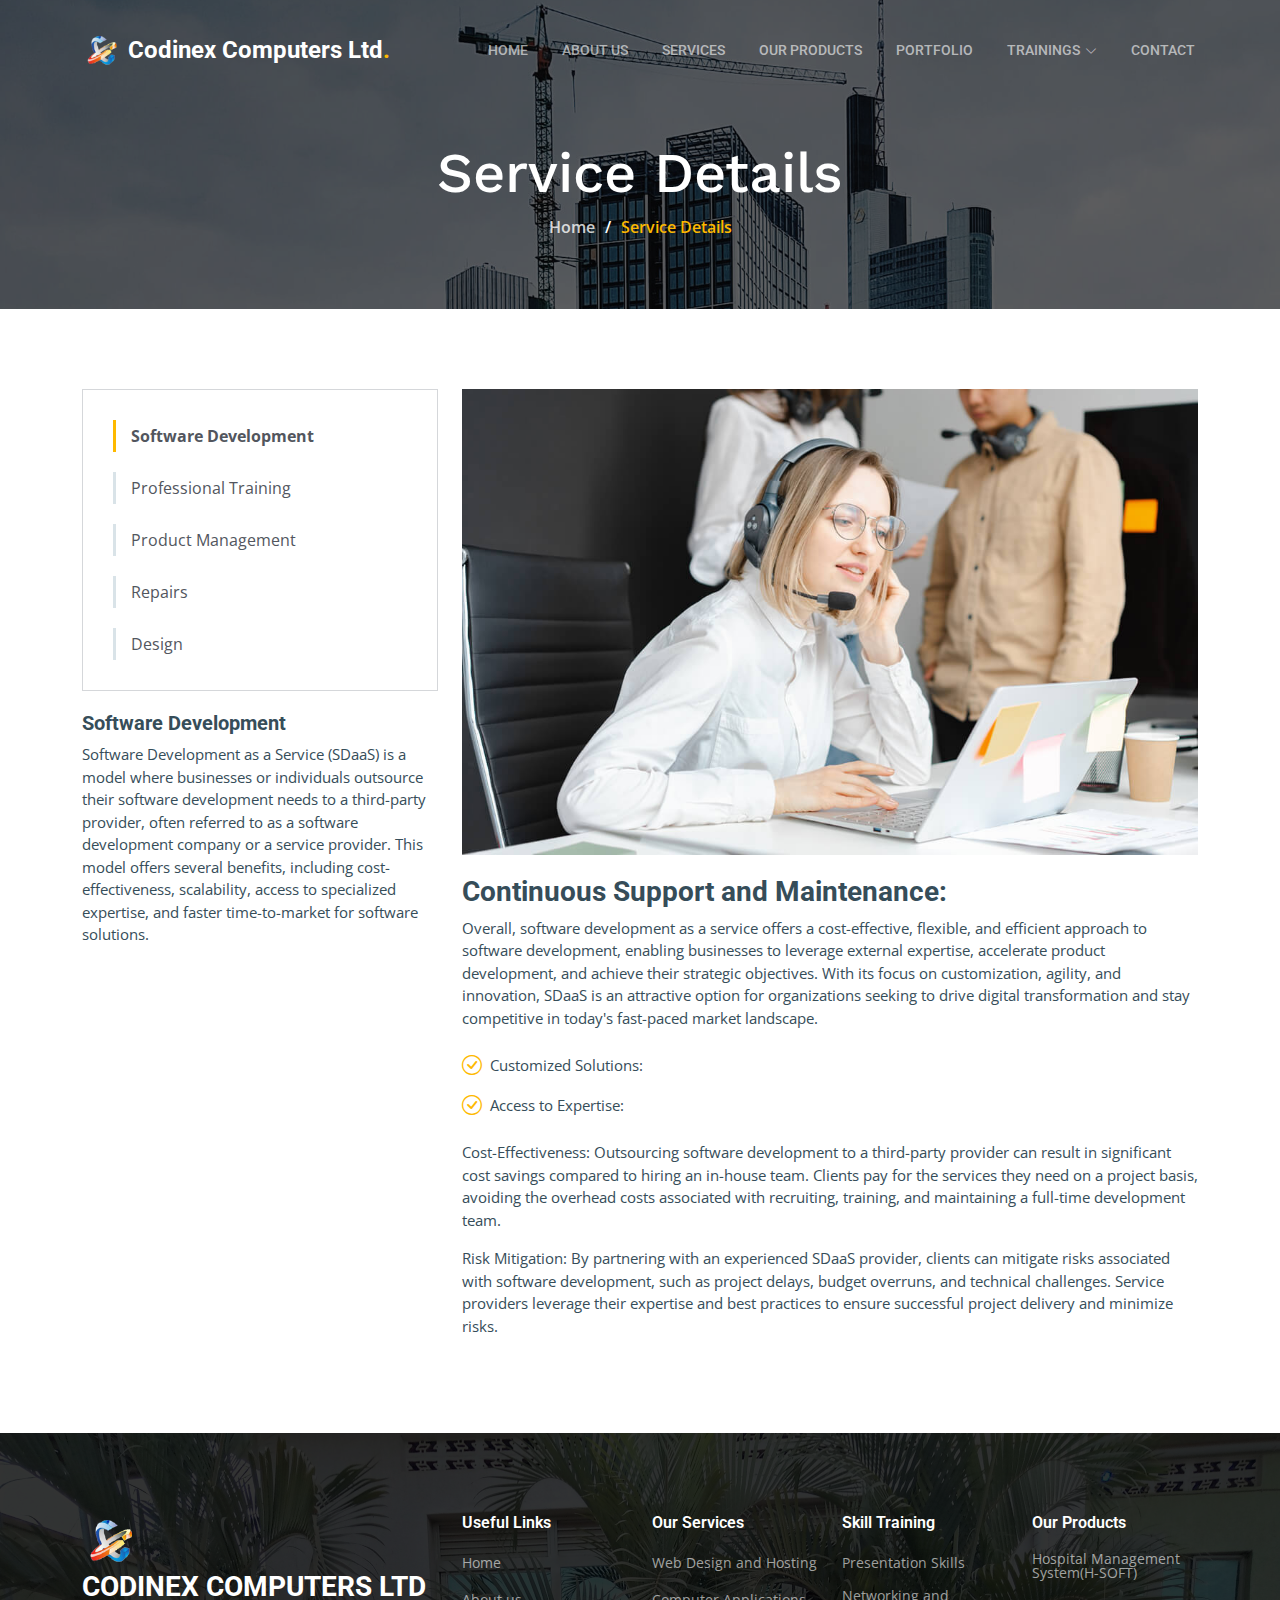
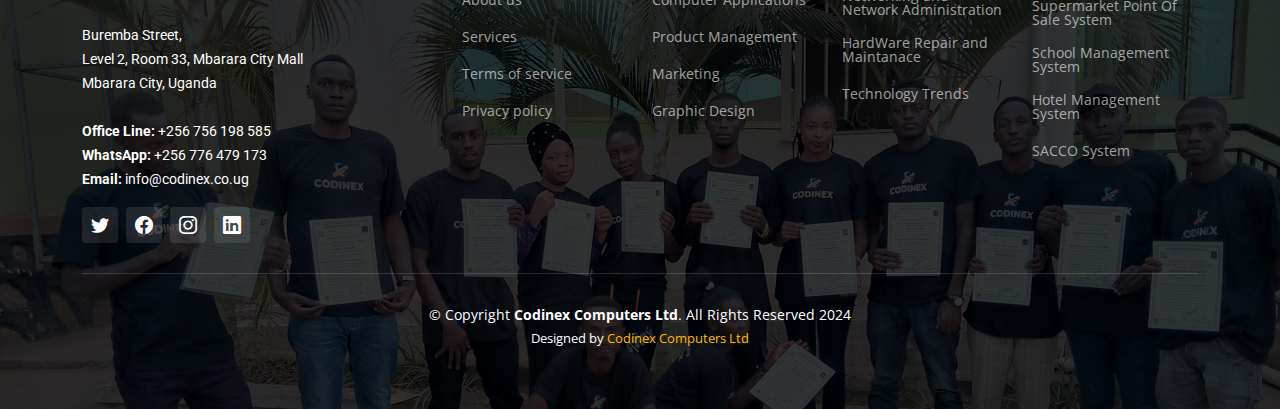
<file: service-details.html>
<!DOCTYPE html>
<html lang="en">

<head>
  <meta charset="utf-8">
  <meta content="width=device-width, initial-scale=1.0" name="viewport">

  <title>UpConstruction Bootstrap Template - Service Details</title>
  <meta content="" name="description">
  <meta content="" name="keywords">

  <!-- Favicons -->
  <link href="assets/img/Codinex-logo.png" rel="icon">
  <link href="assets/img/Codinex-logo_touch.png" rel="apple-touch-icon">

  <!-- Google Fonts -->
  <link rel="preconnect" href="https://fonts.googleapis.com">
  <link rel="preconnect" href="https://fonts.gstatic.com" crossorigin>
  <link href="https://fonts.googleapis.com/css2?family=Open+Sans:ital,wght@0,300;0,400;0,500;0,600;0,700;1,300;1,400;1,600;1,700&family=Roboto:ital,wght@0,300;0,400;0,500;0,600;0,700;1,300;1,400;1,500;1,600;1,700&family=Work+Sans:ital,wght@0,300;0,400;0,500;0,600;0,700;1,300;1,400;1,500;1,600;1,700&display=swap" rel="stylesheet">

  <!-- Vendor CSS Files -->
  <link href="assets/vendor/bootstrap/css/bootstrap.min.css" rel="stylesheet">
  <link href="assets/vendor/bootstrap-icons/bootstrap-icons.css" rel="stylesheet">
  <link href="assets/vendor/fontawesome-free/css/all.min.css" rel="stylesheet">
  <link href="assets/vendor/aos/aos.css" rel="stylesheet">
  <link href="assets/vendor/glightbox/css/glightbox.min.css" rel="stylesheet">
  <link href="assets/vendor/swiper/swiper-bundle.min.css" rel="stylesheet">

  <!-- Template Main CSS File -->
  <link href="assets/css/main.css" rel="stylesheet">

  
</head>

<body>

  <!-- ======= Header ======= -->
  <header id="header" class="header d-flex align-items-center">
    <div class="container-fluid container-xl d-flex align-items-center justify-content-between">

      <a href="index.html" class="logo d-flex align-items-center">
              <img src="assets/img/Codinex-logo.png" alt="">
        <h1>Codinex Computers Ltd<span>.</span></h1>
      </a>

      <i class="mobile-nav-toggle mobile-nav-show bi bi-list"></i>
      <i class="mobile-nav-toggle mobile-nav-hide d-none bi bi-x"></i>
      <nav id="navbar" class="navbar">
        <ul>
          <li><a href="index.html">Home</a></li>

          <li><a href="about.html">About Us</a></li>
          <li><a href="services.html">Services</a></li>
          <li><a href="products.html">Our Products</a></li>
          <li><a href="portfolio.html">Portfolio</a></li>

          <li class="dropdown"><a href="#"><span>Trainings</span> <i class="bi bi-chevron-down dropdown-indicator"></i></a>
            <ul>
              
              <li class="dropdown"><a href="#"><span>Professional Trainings</span> <i class="bi bi-chevron-down dropdown-indicator"></i></a>
                <ul>
                  <li><a href="#">Computer Applications</a></li>
                  <li><a href="#">Website Designing and Hosting</a></li>
                  <li><a href="#">Networking and Network Administration</a></li>
                  <li><a href="#">Hardware Repair and Maintanance</a></li>
                  <li><a href="#">Graphics Designing</a></li>
                  <li><a href="#">Business Software</a></li>
                </ul>
              </li>

              <li class="dropdown"><a href="#"><span>Skills Training</span> <i class="bi bi-chevron-down dropdown-indicator"></i></a>
                <ul>
                  <li><a href="industrial_trainings.html">Industrial Training</a></li>
                  <li><a href="#">Project Management</a></li>
                  <li><a href="#">Presentation Skills</a></li>
                  <li><a href="#">Technology Trends</a></li>
                  
                </ul>
              </li>
              </ul>


          
          <li><a href="contact.html">Contact</a></li>
        </ul>
      </nav><!-- .navbar -->

    </div>
  </header><!-- End Header -->

  <main id="main">

    <!-- ======= Breadcrumbs ======= -->
    <div class="breadcrumbs d-flex align-items-center" style="background-image: url('assets/img/breadcrumbs-bg.jpg');">
      <div class="container position-relative d-flex flex-column align-items-center" data-aos="fade">

        <h2>Service Details</h2>
        <ol>
          <li><a href="index.html">Home</a></li>
          <li>Service Details</li>
        </ol>

      </div>
    </div><!-- End Breadcrumbs -->

    <!-- ======= Service Details Section ======= -->
    <section id="service-details" class="service-details">
      <div class="container" data-aos="fade-up" data-aos-delay="100">

        <div class="row gy-4">

          <div class="col-lg-4">
            <div class="services-list">
              <a href="#" class="active">Software Development</a>
              <a href="#">Professional Training</a>
              <a href="#">Product Management</a>
              <a href="#">Repairs</a>
              <a href="#">Design</a>
            </div>

            <h4>Software Development</h4>
            <p>Software Development as a Service (SDaaS) is a model where businesses or individuals outsource their software development needs to a third-party provider, often referred to as a software development company or a service provider. This model offers several benefits, including cost-effectiveness, scalability, access to specialized expertise, and faster time-to-market for software solutions.</p>
                 </div>

          <div class="col-lg-8">
            <img src="assets/img/services.jpg" alt="" class="img-fluid services-img">
            <h3>Continuous Support and Maintenance: </h3>
            <p>
              Overall, software development as a service offers a cost-effective, flexible, and efficient approach to software development, enabling businesses to leverage external expertise, accelerate product development, and achieve their strategic objectives. With its focus on customization, agility, and innovation, SDaaS is an attractive option for organizations seeking to drive digital transformation and stay competitive in today's fast-paced market landscape.            <ul>
              <li><i class="bi bi-check-circle"></i> <span>Customized Solutions: </span></li>
              <li><i class="bi bi-check-circle"></i> <span>Access to Expertise:</span></li>

            </ul>
            <p>
              Cost-Effectiveness: Outsourcing software development to a third-party provider can result in significant cost savings compared to hiring an in-house team. Clients pay for the services they need on a project basis, avoiding the overhead costs associated with recruiting, training, and maintaining a full-time development team.      </p>
            <p>
              Risk Mitigation: By partnering with an experienced SDaaS provider, clients can mitigate risks associated with software development, such as project delays, budget overruns, and technical challenges. Service providers leverage their expertise and best practices to ensure successful project delivery and minimize risks.       </p>
          </div>

        </div>

      </div>
    </section><!-- End Service Details Section -->

  </main><!-- End #main -->

  <!-- ======= Footer ======= -->
  <footer id="footer" class="footer">

    <div class="footer-content position-relative">
      <div class="container">
        <div class="row">

          <div class="col-lg-4 col-md-6">
            <div class="footer-info">
              <img src="assets/img/Codinex-logo.png" alt="codinex">
              <h3>Codinex Computers Ltd</h3>
              <p>
                Buremba Street, <br>
                Level 2, Room 33, Mbarara City Mall<br>
                Mbarara City, Uganda<br><br>
                <strong>Office Line:</strong> +256 756 198 585<br>
                <strong>WhatsApp:</strong> +256 776 479 173<br>
                <strong>Email:</strong> info@codinex.co.ug<br>
              </p>
              <div class="social-links d-flex mt-3">
                <a href="#" class="d-flex align-items-center justify-content-center"><i class="bi bi-twitter"></i></a>
                <a href="#" class="d-flex align-items-center justify-content-center"><i class="bi bi-facebook"></i></a>
                <a href="#" class="d-flex align-items-center justify-content-center"><i class="bi bi-instagram"></i></a>
                <a href="#" class="d-flex align-items-center justify-content-center"><i class="bi bi-linkedin"></i></a>
              </div>
            </div>
          </div><!-- End footer info column-->

          <div class="col-lg-2 col-md-3 footer-links">
            <h4>Useful Links</h4>
            <ul>
              <li><a href="#">Home</a></li>
              <li><a href="about.html">About us</a></li>
              <li><a href="services.html">Services</a></li>
              <li><a href="#">Terms of service</a></li>
              <li><a href="#">Privacy policy</a></li>
            </ul>
          </div><!-- End footer links column-->

          <div class="col-lg-2 col-md-3 footer-links">
            <h4>Our Services</h4>
            <ul>
              <li><a href="#">Web Design and Hosting</a></li>
              <li><a href="#">Computer Applications</a></li>
              <li><a href="#">Product Management</a></li>
              <li><a href="#">Marketing</a></li>
              <li><a href="#">Graphic Design</a></li>
            </ul>
          </div><!-- End footer links column-->

          <div class="col-lg-2 col-md-3 footer-links">
            <h4>Skill Training</h4>
            <ul>
              
              <li><a href="#">Presentation Skills</a></li>
              <li><a href="#">Networking and Network Administration</a></li>
              <li><a href="#">HardWare Repair and Maintanace</a></li>
              <li><a href="#">Technology Trends</a></li>
            </ul>
          </div><!-- End footer links column-->

          <div class="col-lg-2 col-md-3 footer-links">
            <h4>Our Products</h4>
            <ul>
              <li><a href="#">Hospital Management System(H-SOFT)</a></li>
              <li><a href="#">Supermarket Point Of Sale System</a></li>
              <li><a href="#">School Management System</a></li>
              <li><a href="#">Hotel Management System</a></li>
              <li><a href="#">SACCO System</a></li>
            </ul>
          </div><!-- End footer links column-->

        </div>
      </div>
    </div>

    <div class="footer-legal text-center position-relative">
      <div class="container">
        <div class="copyright">
          &copy; Copyright <strong><span>Codinex Computers Ltd</span></strong>. All Rights Reserved 2024
        </div>
        <div class="credits">

          Designed by <a href="#">Codinex Computers Ltd</a>
        </div>
      </div>
    </div>

  </footer>
  <!-- End Footer -->

  <a href="#" class="scroll-top d-flex align-items-center justify-content-center"><i class="bi bi-arrow-up-short"></i></a>

  <div id="preloader"></div>

  <!-- Vendor JS Files -->
  <script src="assets/vendor/bootstrap/js/bootstrap.bundle.min.js"></script>
  <script src="assets/vendor/aos/aos.js"></script>
  <script src="assets/vendor/glightbox/js/glightbox.min.js"></script>
  <script src="assets/vendor/isotope-layout/isotope.pkgd.min.js"></script>
  <script src="assets/vendor/swiper/swiper-bundle.min.js"></script>
  <script src="assets/vendor/purecounter/purecounter_vanilla.js"></script>
  <script src="assets/vendor/php-email-form/validate.js"></script>

  <!-- Template Main JS File -->
  <script src="assets/js/main.js"></script>

</body>

</html>
</file>
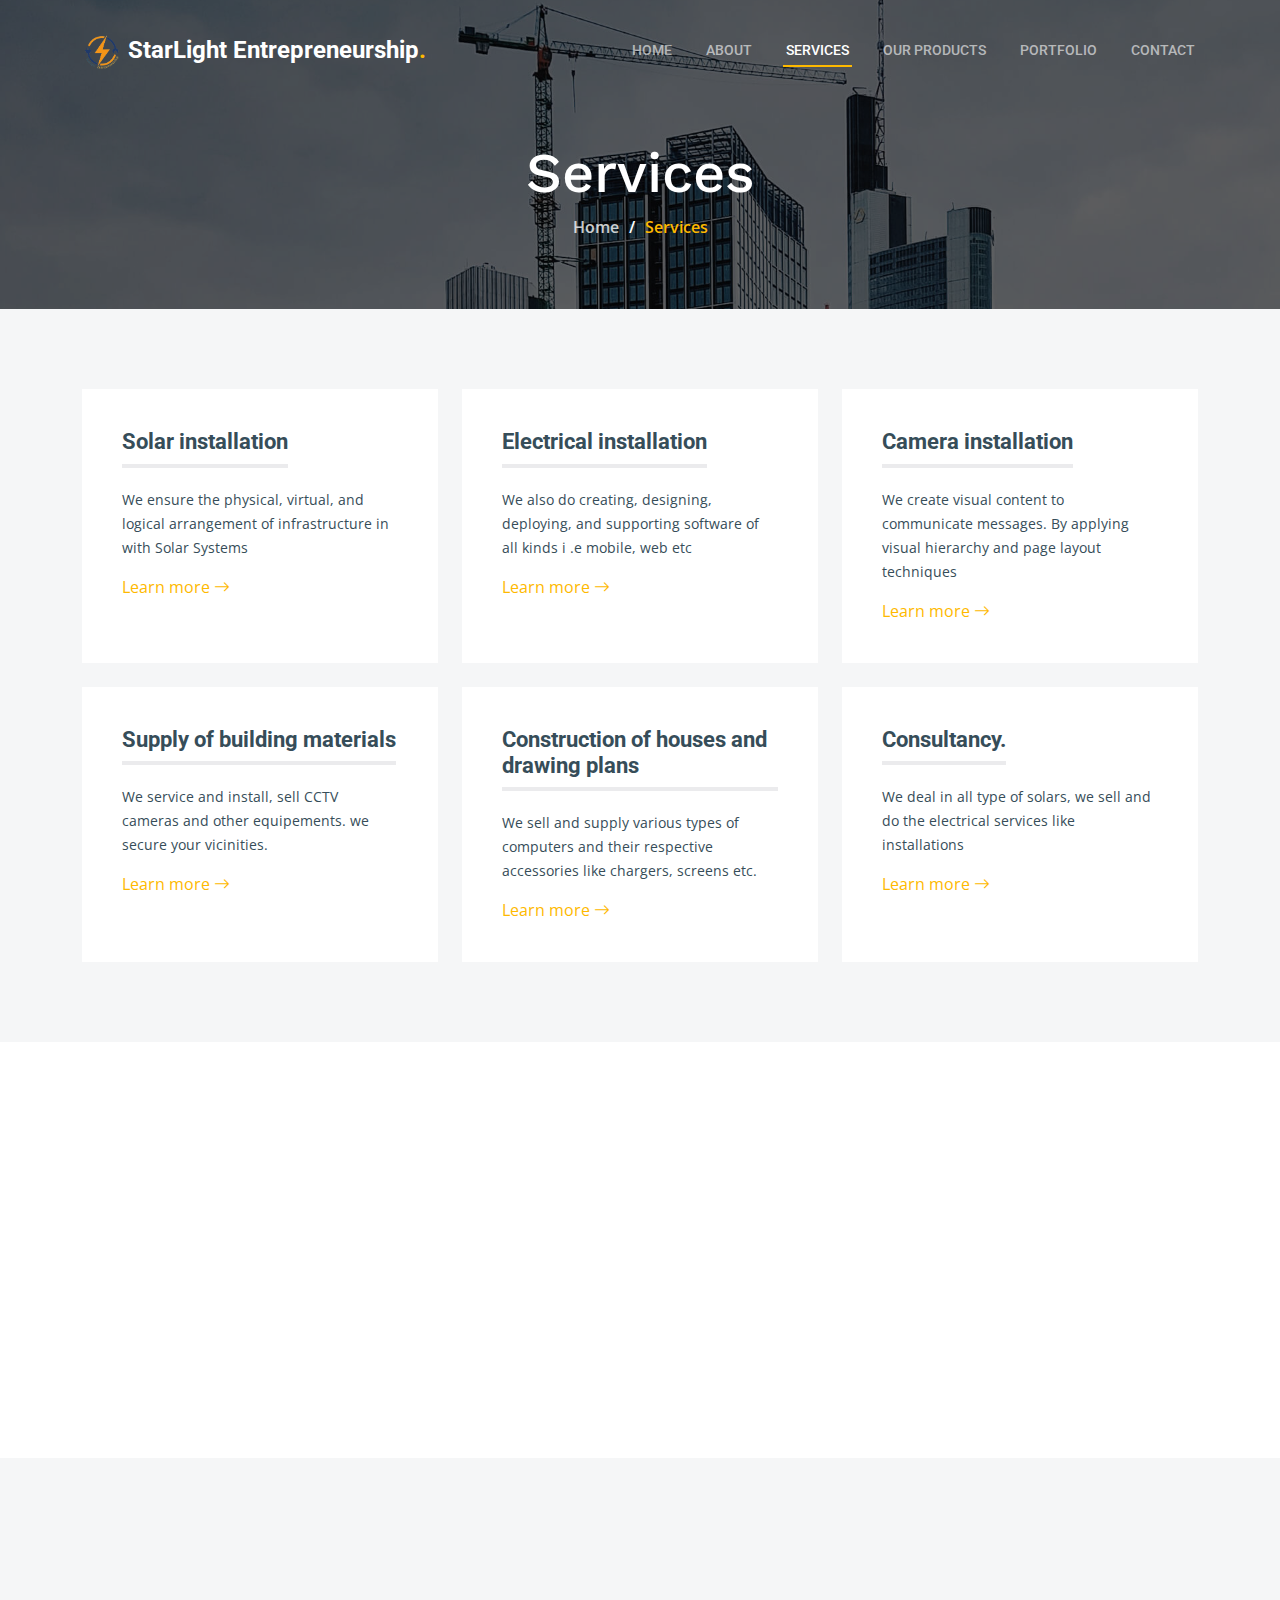
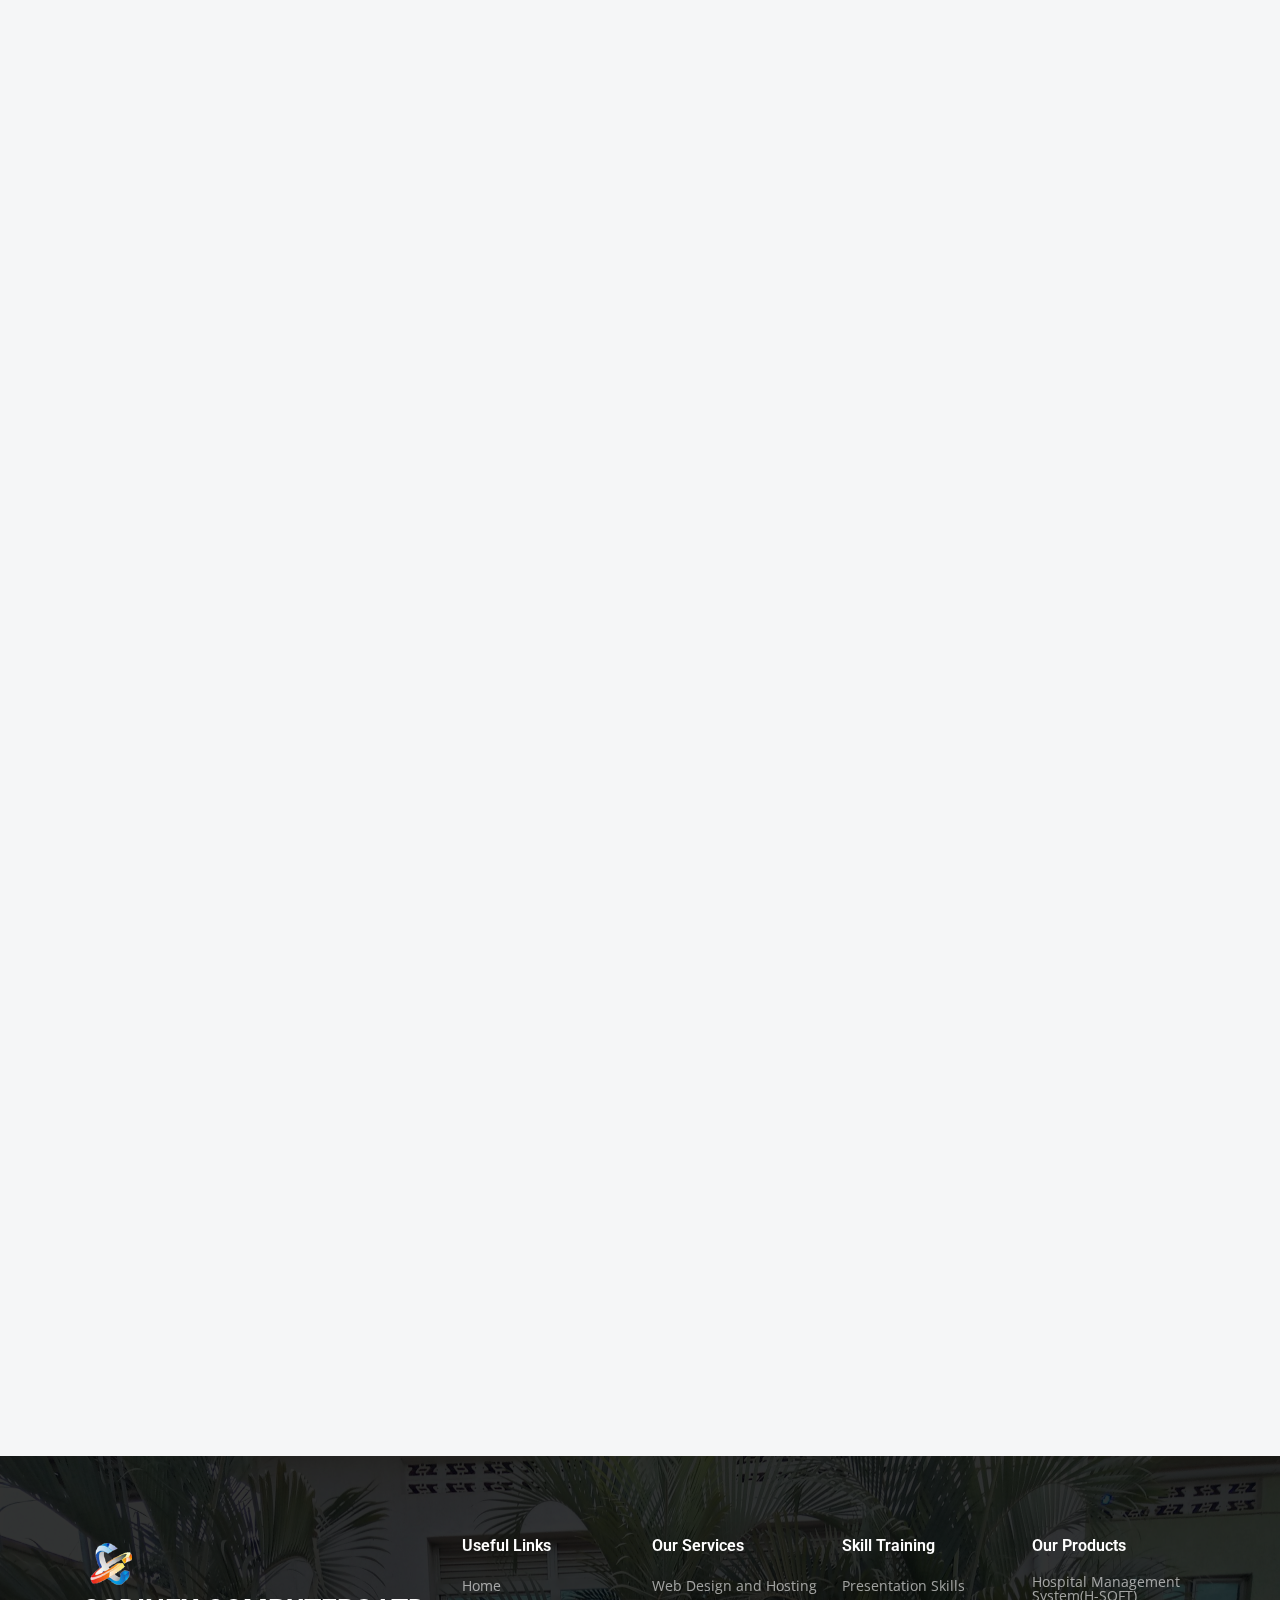
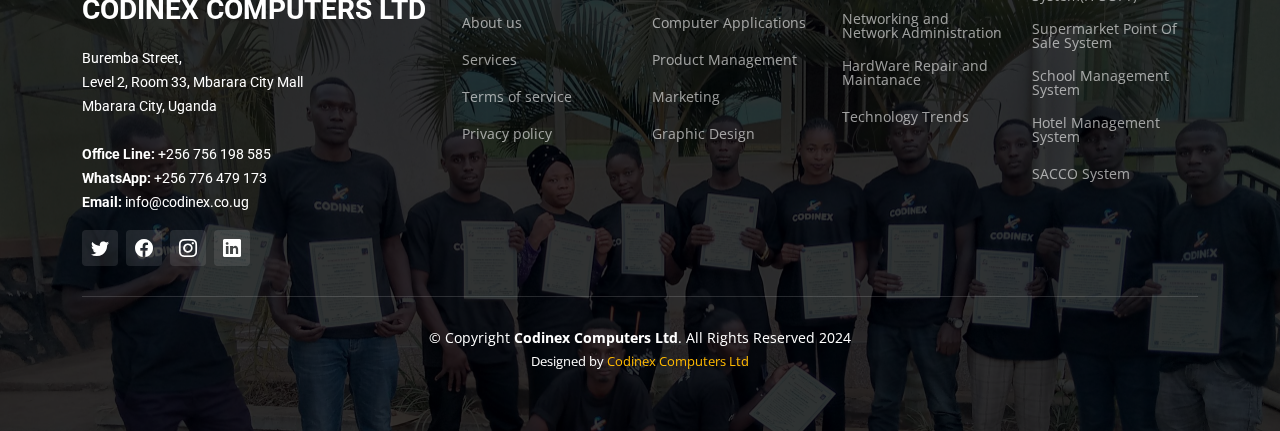
<file: services.html>
<!DOCTYPE html>
<html lang="en">

<head>
  <meta charset="utf-8">
  <meta content="width=device-width, initial-scale=1.0" name="viewport">

  <title>StarLight Entrepreneurship - Services</title>
  <meta content="" name="description">
  <meta content="" name="keywords">

  <!-- Favicons -->
  <link href="assets/img/logo.png" rel="icon">
  <link href="assets/img/logo.png" rel="apple-touch-icon">

  <!-- Google Fonts -->
  <link rel="preconnect" href="https://fonts.googleapis.com">
  <link rel="preconnect" href="https://fonts.gstatic.com" crossorigin>
  <link href="https://fonts.googleapis.com/css2?family=Open+Sans:ital,wght@0,300;0,400;0,500;0,600;0,700;1,300;1,400;1,600;1,700&family=Roboto:ital,wght@0,300;0,400;0,500;0,600;0,700;1,300;1,400;1,500;1,600;1,700&family=Work+Sans:ital,wght@0,300;0,400;0,500;0,600;0,700;1,300;1,400;1,500;1,600;1,700&display=swap" rel="stylesheet">

  <!-- Vendor CSS Files -->
  <link href="assets/vendor/bootstrap/css/bootstrap.min.css" rel="stylesheet">
  <link href="assets/vendor/bootstrap-icons/bootstrap-icons.css" rel="stylesheet">
  <link href="assets/vendor/fontawesome-free/css/all.min.css" rel="stylesheet">
  <link href="assets/vendor/aos/aos.css" rel="stylesheet">
  <link href="assets/vendor/glightbox/css/glightbox.min.css" rel="stylesheet">
  <link href="assets/vendor/swiper/swiper-bundle.min.css" rel="stylesheet">

  <!-- Template Main CSS File -->
  <link href="assets/css/main.css" rel="stylesheet">


</head>

<body>

  <!-- ======= Header ======= -->
  <header id="header" class="header d-flex align-items-center">
    <div class="container-fluid container-xl d-flex align-items-center justify-content-between">

      <a href="index.html" class="logo d-flex align-items-center">
        
        <img src="assets/img/logo.png" alt="logo">
        <h1>StarLight Entrepreneurship<span>.</span></h1>
      </a>

      <i class="mobile-nav-toggle mobile-nav-show bi bi-list"></i>
      <i class="mobile-nav-toggle mobile-nav-hide d-none bi bi-x"></i>
      <nav id="navbar" class="navbar">
        <ul>
          <li><a href="index.html">Home</a></li>
          <li><a href="about.html">About</a></li>
          <li><a href="services.html" class="active">Services</a></li>
          <li><a href="products.html">Our Products</a></li>
          <li><a href="portfolio.html">Portfolio</a></li>

          
          
              
          <li><a href="contact.html">Contact</a></li>
        </ul>
      </nav><!-- .navbar -->

    </div>
  </header><!-- End Header -->

  <main id="main">

    <!-- ======= Breadcrumbs ======= -->
    <div class="breadcrumbs d-flex align-items-center" style="background-image: url('assets/img/breadcrumbs-bg.jpg');">
      <div class="container position-relative d-flex flex-column align-items-center" data-aos="fade">

        <h2>Services</h2>
        <ol>
          <li><a href="index.html">Home</a></li>
          <li>Services</li>
        </ol>

      </div>
    </div><!-- End Breadcrumbs -->

    <!-- ======= Services Section ======= -->
    <section id="services" class="services section-bg">
      <div class="container" data-aos="fade-up">

        <div class="row gy-4">

          <div class="col-lg-4 col-md-6" data-aos="fade-up" data-aos-delay="100">
            <div class="service-item  position-relative">
             
              <h3>Solar installation</h3>
              <p>We ensure the physical, virtual, and logical arrangement of infrastructure in with Solar Systems</p>
              <a href="service-details.html" class="readmore stretched-link">Learn more <i class="bi bi-arrow-right"></i></a>
            </div>
          </div><!-- End Service Item -->

          <div class="col-lg-4 col-md-6" data-aos="fade-up" data-aos-delay="200">
            <div class="service-item position-relative">
              
              <h3>Electrical installation</h3>
              <p>We also do creating, designing, deploying, and supporting software of all kinds i .e mobile, web etc</p>
              <a href="service-details.html" class="readmore stretched-link">Learn more <i class="bi bi-arrow-right"></i></a>
            </div>
          </div><!-- End Service Item -->

          <div class="col-lg-4 col-md-6" data-aos="fade-up" data-aos-delay="300">
            <div class="service-item position-relative">
              
              <h3>Camera installation</h3>
              <p>We create visual content to communicate messages. By applying visual hierarchy and page layout techniques </p>
              <a href="service-details.html" class="readmore stretched-link">Learn more <i class="bi bi-arrow-right"></i></a>
            </div>
          </div><!-- End Service Item -->

          <div class="col-lg-4 col-md-6" data-aos="fade-up" data-aos-delay="400">
            <div class="service-item position-relative">
             
              <h3>Supply of building materials</h3>
              <p>We service and install, sell CCTV cameras and other equipements. we secure your vicinities.</p>
              <a href="service-details.html" class="readmore stretched-link">Learn more <i class="bi bi-arrow-right"></i></a>
            </div>
          </div><!-- End Service Item -->

          <div class="col-lg-4 col-md-6" data-aos="fade-up" data-aos-delay="500">
            <div class="service-item position-relative">
              
              <h3>Construction of houses and drawing plans</h3>
              <p>We sell and supply various types of computers and their respective accessories like chargers, screens etc.</p>
              <a href="service-details.html" class="readmore stretched-link">Learn more <i class="bi bi-arrow-right"></i></a>
            </div>
          </div><!-- End Service Item -->

          <div class="col-lg-4 col-md-6" data-aos="fade-up" data-aos-delay="600">
            <div class="service-item position-relative">
             
              <h3>Consultancy.</h3>
              <p>We deal in all type of solars, we sell and do the electrical services like installations</p>
              <a href="service-details.html" class="readmore stretched-link">Learn more <i class="bi bi-arrow-right"></i></a>
            </div>
          </div><!-- End Service Item -->

        </div>

      </div>
    </section><!-- End Services Section -->

    <!-- ======= Servie Cards Section ======= -->
    <section id="services-cards" class="services-cards">
      <div class="container" data-aos="fade-up">

        <div class="row gy-4">

          <div class="col-lg-3 col-md-6" data-aos="zoom-in" data-aos-delay="100">
            <h3>Expertise and Experience</h3>
            <p>Our company boasts a team of highly skilled professionals with years of experience in software development.</p>
            <ul class="list-unstyled">
              <li><i class="bi bi-check2"></i> <span>professional skill training</span></li>
              <li><i class="bi bi-check2"></i> <span>networking</span></li>
              <li><i class="bi bi-check2"></i> <span>solar sales and installations</span></li>
            </ul>
          </div><!-- End feature item-->

          <div class="col-lg-3 col-md-6" data-aos="zoom-in" data-aos-delay="200">
            <h3>Customized Solutions</h3>
            <p>we prrovide tailored solutions to meet each client's unique needs. Whether it's developing custom software</p>

            <ul class="list-unstyled">
              <li><i class="bi bi-check2"></i> <span>We do that at cheap costs</span></li>
              <li><i class="bi bi-check2"></i> <span>we are very flexible</span></li>
              <li><i class="bi bi-check2"></i> <span>we offer conltation sessions too</span></li>
            </ul>
          </div><!-- End feature item-->

          <div class="col-lg-3 col-md-6" data-aos="zoom-in" data-aos-delay="100">
            <h3>Expertise and Experience</h3>
            <p>Our company boasts a team of highly skilled professionals with years of experience in software development.</p>
            <ul class="list-unstyled">
              <li><i class="bi bi-check2"></i> <span>professional skill training</span></li>
              <li><i class="bi bi-check2"></i> <span>networking</span></li>
              <li><i class="bi bi-check2"></i> <span>solar sales and installations</span></li>
            </ul>
          </div><!-- End feature item-->

          <div class="col-lg-3 col-md-6" data-aos="zoom-in" data-aos-delay="200">
            <h3>Customized Solutions</h3>
            <p>we prrovide tailored solutions to meet each client's unique needs. Whether it's developing custom software</p>

            <ul class="list-unstyled">
              <li><i class="bi bi-check2"></i> <span>We do that at cheap costs</span></li>
              <li><i class="bi bi-check2"></i> <span>we are very flexible</span></li>
              <li><i class="bi bi-check2"></i> <span>we offer conltation sessions too</span></li>
            </ul>
          </div><!-- End feature item-->

          

        </div>

      </div>
    </section><!-- End Servie Cards Section -->

    <!-- ======= Alt Services Section 2 ======= -->
    <section id="alt-services-2" class="alt-services section-bg">
      <div class="container" data-aos="fade-up">

        <div class="row justify-content-around gy-4">
          <div class="col-lg-5 d-flex flex-column justify-content-center">
            <h3>Our Legacy Over The years</h3>
            <p>For over 10 years, Codinex Computers Ltd has been at the forefront of Innovation, leaving an indelible mark on the landscape of the Tech World. Since our inception, we've remained steadfast in our commitment to excellence, innovation, and customer satisfaction, laying the foundation for a legacy that stands the test of time.</p>
            
            <div class="icon-box d-flex position-relative" data-aos="fade-up" data-aos-delay="100">
              <i class="bi bi-easel flex-shrink-0"></i>
              <div>
                <h4><a href="" class="stretched-link">From Our Vision</a></h4>
                <p>But our legacy isn't just about the past—it's about the future we're building today and the generations to come.</p>
              </div>
            </div><!-- End Icon Box -->

            <div class="icon-box d-flex position-relative" data-aos="fade-up" data-aos-delay="200">
              <i class="bi bi-patch-check flex-shrink-0"></i>
              <div>
                <h4><a href="" class="stretched-link">From Our Mission</a></h4>
                <p>we're excited to continue writing the next chapter of our legacy, guided by our principles of excellence, integrity, and innovation.</p>
              </div>
            </div><!-- End Icon Box -->

            <div class="icon-box d-flex position-relative" data-aos="fade-up" data-aos-delay="300">
              <i class="bi bi-brightness-high flex-shrink-0"></i>
              <div>
                <h4><a href="" class="stretched-link">From Our Core Objectives</a></h4>
                <p>Over the years, we've overcome challenges, embraced opportunities, and evolved with the ever-changing needs of our customers and the industry</p>
                   </div>
            </div><!-- End Icon Box -->

            <div class="icon-box d-flex position-relative" data-aos="fade-up" data-aos-delay="400">
              <i class="bi bi-brightness-high flex-shrink-0"></i>
              <div>
                <h4><a href="" class="stretched-link">Be a part</a></h4>
                <p>Join us as we write the next chapter of our legacy together and be a part</p>
                       </div>
            </div><!-- End Icon Box -->
          </div>

          <div class="col-lg-6 img-bg" style="background-image: url(assets/img/alt-services-2.jpg);" data-aos="zoom-in" data-aos-delay="100"></div>
        </div>

      </div>
    </section><!-- End Alt Services Section 2 -->

     <!-- ======= Testimonials Section ======= -->
     <section id="testimonials" class="testimonials section-bg">
      <div class="container" data-aos="fade-up">

        <div class="section-header">
          <h2>Testimonials</h2>
          <p>Get to hear from our Clients, what they think about our services and products</p>
        </div>

        <div class="slides-2 swiper">
          <div class="swiper-wrapper">

            <div class="swiper-slide">
              <div class="testimonial-wrap">
                <div class="testimonial-item">
                  <img src="assets/img/testimonials/able.png" class="testimonial-img" alt="">
                  <h3>Able Daniel Ofungi</h3>
                  <h4>Mobile &amp; Web Developer</h4>
                  <div class="stars">
                    <i class="bi bi-star-fill"></i><i class="bi bi-star-fill"></i><i class="bi bi-star-fill"></i><i class="bi bi-star-fill"></i><i class="bi bi-star-fill"></i>
                  </div>
                  <p>
                    <i class="bi bi-quote quote-icon-left"></i>
                    The professional skill training program offered by Codinex Computers Ltd was instrumental in enhancing our team's capabilities. The trainers were excellent.and the content was highly relevant and practical.                    <i class="bi bi-quote quote-icon-right"></i>
                  </p>
                </div>
              </div>
            </div><!-- End testimonial item -->

            <div class="swiper-slide">
              <div class="testimonial-wrap">
                <div class="testimonial-item">
                  <img src="assets/img/testimonials/testimonials-2.jpg" class="testimonial-img" alt="">
                  <h3>Sara Wilsson</h3>
                  <h4>Designer</h4>
                  <div class="stars">
                    <i class="bi bi-star-fill"></i><i class="bi bi-star-fill"></i><i class="bi bi-star-fill"></i><i class="bi bi-star-fill"></i><i class="bi bi-star-fill"></i>
                  </div>
                  <p>
                    <i class="bi bi-quote quote-icon-left"></i>
                    Our networking infrastructure is now robust and reliable. This team provided tailored solutions that perfectly aligned with our needs and budget.
                    <i class="bi bi-quote quote-icon-right"></i>
                  </p>
                </div>
              </div>
            </div><!-- End testimonial item -->

            <div class="swiper-slide">
              <div class="testimonial-wrap">
                <div class="testimonial-item">
                  <img src="assets/img/testimonials/testimonials-3.jpg" class="testimonial-img" alt="">
                  <h3>Jena Karlis</h3>
                  <h4>Store Owner</h4>
                  <div class="stars">
                    <i class="bi bi-star-fill"></i><i class="bi bi-star-fill"></i><i class="bi bi-star-fill"></i><i class="bi bi-star-fill"></i><i class="bi bi-star-fill"></i>
                  </div>
                  <p>
                    <i class="bi bi-quote quote-icon-left"></i>
                    We're thrilled with the solar sales and installation services provided by Codinex Computers Ltd. They guided us through every step of the process, from initial consultation to final installation. 
                    <i class="bi bi-quote quote-icon-right"></i>
                  </p>
                </div>
              </div>
            </div><!-- End testimonial item -->

            <div class="swiper-slide">
              <div class="testimonial-wrap">
                <div class="testimonial-item">
                  <img src="assets/img/testimonials/testimonials-4.jpg" class="testimonial-img" alt="">
                  <h3>Matt Brandon</h3>
                  <h4>Freelancer</h4>
                  <div class="stars">
                    <i class="bi bi-star-fill"></i><i class="bi bi-star-fill"></i><i class="bi bi-star-fill"></i><i class="bi bi-star-fill"></i><i class="bi bi-star-fill"></i>
                  </div>
                  <p>
                    <i class="bi bi-quote quote-icon-left"></i>
                    I can't thank Codinex Computers Ltd enough for the professional skill training they provided. The trainers were knowledgeable, engaging, and truly invested in our learning journey.               <i class="bi bi-quote quote-icon-right"></i>
                  </p>
                </div>
              </div>
            </div><!-- End testimonial item -->
  </main><!-- End #main -->
<!-- ======= Footer ======= -->
<footer id="footer" class="footer">

  <div class="footer-content position-relative">
    <div class="container">
      <div class="row">

        <div class="col-lg-4 col-md-6">
          <div class="footer-info">
            <img src="assets/img/Codinex-logo.png" alt="codinex">
            <h3>Codinex Computers Ltd</h3>
            <p>
              Buremba Street, <br>
              Level 2, Room 33, Mbarara City Mall<br>
              Mbarara City, Uganda<br><br>
              <strong>Office Line:</strong> +256 756 198 585<br>
              <strong>WhatsApp:</strong> +256 776 479 173<br>
              <strong>Email:</strong> info@codinex.co.ug<br>
            </p>
            <div class="social-links d-flex mt-3">
              <a href="#" class="d-flex align-items-center justify-content-center"><i class="bi bi-twitter"></i></a>
              <a href="#" class="d-flex align-items-center justify-content-center"><i class="bi bi-facebook"></i></a>
              <a href="#" class="d-flex align-items-center justify-content-center"><i class="bi bi-instagram"></i></a>
              <a href="#" class="d-flex align-items-center justify-content-center"><i class="bi bi-linkedin"></i></a>
            </div>
          </div>
        </div><!-- End footer info column-->

        <div class="col-lg-2 col-md-3 footer-links">
          <h4>Useful Links</h4>
          <ul>
            <li><a href="#">Home</a></li>
            <li><a href="about.html">About us</a></li>
            <li><a href="services.html">Services</a></li>
            <li><a href="#">Terms of service</a></li>
            <li><a href="#">Privacy policy</a></li>
          </ul>
        </div><!-- End footer links column-->

        <div class="col-lg-2 col-md-3 footer-links">
          <h4>Our Services</h4>
          <ul>
            <li><a href="#">Web Design and Hosting</a></li>
            <li><a href="#">Computer Applications</a></li>
            <li><a href="#">Product Management</a></li>
            <li><a href="#">Marketing</a></li>
            <li><a href="#">Graphic Design</a></li>
          </ul>
        </div><!-- End footer links column-->

        <div class="col-lg-2 col-md-3 footer-links">
          <h4>Skill Training</h4>
          <ul>
            
            <li><a href="#">Presentation Skills</a></li>
            <li><a href="#">Networking and Network Administration</a></li>
            <li><a href="#">HardWare Repair and Maintanace</a></li>
            <li><a href="#">Technology Trends</a></li>
          </ul>
        </div><!-- End footer links column-->

        <div class="col-lg-2 col-md-3 footer-links">
          <h4>Our Products</h4>
          <ul>
            <li><a href="#">Hospital Management System(H-SOFT)</a></li>
            <li><a href="#">Supermarket Point Of Sale System</a></li>
            <li><a href="#">School Management System</a></li>
            <li><a href="#">Hotel Management System</a></li>
            <li><a href="#">SACCO System</a></li>
          </ul>
        </div><!-- End footer links column-->

      </div>
    </div>
  </div>

  <div class="footer-legal text-center position-relative">
    <div class="container">
      <div class="copyright">
        &copy; Copyright <strong><span>Codinex Computers Ltd</span></strong>. All Rights Reserved 2024
      </div>
      <div class="credits">

        Designed by <a href="#">Codinex Computers Ltd</a>
      </div>
    </div>
  </div>

</footer>
<!-- End Footer -->


  <a href="#" class="scroll-top d-flex align-items-center justify-content-center"><i class="bi bi-arrow-up-short"></i></a>

  <div id="preloader"></div>

  <!-- Vendor JS Files -->
  <script src="assets/vendor/bootstrap/js/bootstrap.bundle.min.js"></script>
  <script src="assets/vendor/aos/aos.js"></script>
  <script src="assets/vendor/glightbox/js/glightbox.min.js"></script>
  <script src="assets/vendor/isotope-layout/isotope.pkgd.min.js"></script>
  <script src="assets/vendor/swiper/swiper-bundle.min.js"></script>
  <script src="assets/vendor/purecounter/purecounter_vanilla.js"></script>
  <script src="assets/vendor/php-email-form/validate.js"></script>

  <!-- Template Main JS File -->
  <script src="assets/js/main.js"></script>

</body>

</html>
</file>
<file: assets/css/main.css>
:root {
  --font-default: "Open Sans", system-ui, -apple-system, "Segoe UI", Roboto, "Helvetica Neue", Arial, "Noto Sans", "Liberation Sans", sans-serif, "Apple Color Emoji", "Segoe UI Emoji", "Segoe UI Symbol", "Noto Color Emoji";
  --font-primary: "Roboto", sans-serif;
  --font-secondary: "Work Sans", sans-serif;
}

/* Colors */
:root {
  --color-default: #364d59;
  --color-primary: #feb900;
  --color-secondary: #52565e;
}

/* Smooth scroll behavior */
:root {
  scroll-behavior: smooth;
}

/*--------------------------------------------------------------
# General
--------------------------------------------------------------*/
body {
  font-family: var(--font-default);
  color: var(--color-default);
  overflow-x: hidden;
}

a {
  color: var(--color-primary);
  text-decoration: none;
}

a:hover {
  color: #ffc732;
  text-decoration: none;
}

h1,
h2,
h3,
h4,
h5,
h6 {
  font-family: var(--font-primary);
}

/*--------------------------------------------------------------
# Sections & Section Header
--------------------------------------------------------------*/
section {
  padding: 80px 0;
  overflow: hidden;
}

.section-bg {
  background-color: #f5f6f7;
}

.section-header {
  text-align: center;
  padding-bottom: 70px;
}

.section-header h2 {
  font-size: 32px;
  font-weight: 700;
  position: relative;
  color: #2e3135;
}

.section-header h2:before,
.section-header h2:after {
  content: "";
  width: 50px;
  height: 2px;
  background: var(--color-primary);
  display: inline-block;
}

.section-header h2:before {
  margin: 0 15px 10px 0;
}

.section-header h2:after {
  margin: 0 0 10px 15px;
}

.section-header p {
  margin: 0 auto 0 auto;
}

@media (min-width: 1199px) {
  .section-header p {
    max-width: 60%;
  }
}

/*--------------------------------------------------------------
# Breadcrumbs
--------------------------------------------------------------*/
.breadcrumbs {
  padding: 140px 0 60px 0;
  min-height: 30vh;
  position: relative;
  background-size: cover;
  background-position: center;
  background-repeat: no-repeat;
}

.breadcrumbs:before {
  content: "";
  background-color: rgba(0, 0, 0, 0.6);
  position: absolute;
  inset: 0;
}

.breadcrumbs h2 {
  font-size: 56px;
  font-weight: 500;
  color: #fff;
  font-family: var(--font-secondary);
}

.breadcrumbs ol {
  display: flex;
  flex-wrap: wrap;
  list-style: none;
  padding: 0 0 10px 0;
  margin: 0;
  font-size: 16px;
  font-weight: 600;
  color: var(--color-primary);
}

.breadcrumbs ol a {
  color: rgba(255, 255, 255, 0.8);
  transition: 0.3s;
}

.breadcrumbs ol a:hover {
  text-decoration: underline;
}

.breadcrumbs ol li+li {
  padding-left: 10px;
}

.breadcrumbs ol li+li::before {
  display: inline-block;
  padding-right: 10px;
  color: #fff;
  content: "/";
}

/*--------------------------------------------------------------
# Scroll top button
--------------------------------------------------------------*/
.scroll-top {
  position: fixed;
  visibility: hidden;
  opacity: 0;
  right: 15px;
  bottom: 15px;
  z-index: 99999;
  background: var(--color-primary);
  width: 40px;
  height: 40px;
  border-radius: 4px;
  transition: all 0.4s;
}

.scroll-top i {
  font-size: 24px;
  color: var(--color-secondary);
  line-height: 0;
}

.scroll-top:hover {
  background: #ffc732;
  color: #fff;
}

.scroll-top.active {
  visibility: visible;
  opacity: 1;
}

/*--------------------------------------------------------------
# Preloader
--------------------------------------------------------------*/
#preloader {
  position: fixed;
  inset: 0;
  z-index: 999999;
  overflow: hidden;
  background: #fff;
  transition: all 0.6s ease-out;
}

#preloader:before {
  content: "";
  position: fixed;
  top: calc(50% - 30px);
  left: calc(50% - 30px);
  border: 6px solid #fff;
  border-color: var(--color-primary) transparent var(--color-primary) transparent;
  border-radius: 50%;
  width: 60px;
  height: 60px;
  animation: animate-preloader 1.5s linear infinite;
}

@keyframes animate-preloader {
  0% {
    transform: rotate(0deg);
  }

  100% {
    transform: rotate(360deg);
  }
}

/*--------------------------------------------------------------
# Disable aos animation delay on mobile devices
--------------------------------------------------------------*/
@media screen and (max-width: 768px) {
  [data-aos-delay] {
    transition-delay: 0 !important;
  }
}

/*--------------------------------------------------------------
# Header
--------------------------------------------------------------*/
.header {
  z-index: 997;
  position: absolute;
  padding: 30px 0;
  top: 0;
  left: 0;
  right: 0;
}

.header .logo img {
  max-height: 40px;
  margin-right: 6px;
}

.header .logo h1 {
  font-size: 24px;
  font-weight: 700;
  color: #fff;
  margin-bottom: 0;
  font-family: var(--font-primary);
}

.header .logo h1 span {
  color: var(--color-primary);
}

/*--------------------------------------------------------------
# Desktop Navigation
--------------------------------------------------------------*/
@media (min-width: 1280px) {
  .navbar {
    padding: 0;
  }

  .navbar ul {
    margin: 0;
    padding: 0;
    display: flex;
    list-style: none;
    align-items: center;
  }

  .navbar li {
    position: relative;
  }

  .navbar>ul>li {
    white-space: nowrap;
    padding: 10px 0 10px 28px;
  }

  .navbar a,
  .navbar a:focus {
    display: flex;
    align-items: center;
    justify-content: space-between;
    padding: 0 3px;
    font-family: var(--font-primary);
    font-size: 14px;
    font-weight: 500;
    color: rgba(255, 255, 255, 0.6);
    text-transform: uppercase;
    white-space: nowrap;
    transition: 0.3s;
    position: relative;
  }

  .navbar a i,
  .navbar a:focus i {
    font-size: 12px;
    line-height: 0;
    margin-left: 5px;
  }

  .navbar>ul>li>a:before {
    content: "";
    position: absolute;
    width: 100%;
    height: 2px;
    bottom: -6px;
    left: 0;
    background-color: var(--color-primary);
    visibility: hidden;
    width: 0px;
    transition: all 0.3s ease-in-out 0s;
  }

  .navbar a:hover:before,
  .navbar li:hover>a:before,
  .navbar .active:before {
    visibility: visible;
    width: 100%;
  }

  .navbar a:hover,
  .navbar .active,
  .navbar .active:focus,
  .navbar li:hover>a {
    color: #fff;
  }

  .navbar .dropdown ul {
    display: block;
    position: absolute;
    left: 28px;
    top: calc(100% + 30px);
    margin: 0;
    padding: 10px 0;
    z-index: 99;
    opacity: 0;
    visibility: hidden;
    background: #fff;
    box-shadow: 0px 0px 30px rgba(127, 137, 161, 0.25);
    transition: 0.3s;
  }

  .navbar .dropdown ul li {
    min-width: 200px;
  }

  .navbar .dropdown ul a {
    padding: 10px 20px;
    font-size: 15px;
    text-transform: none;
    color: var(--color-default);
    font-weight: 400;
  }

  .navbar .dropdown ul a i {
    font-size: 12px;
  }

  .navbar .dropdown ul a:hover,
  .navbar .dropdown ul .active:hover,
  .navbar .dropdown ul li:hover>a {
    color: var(--color-primary);
  }

  .navbar .dropdown:hover>ul {
    opacity: 1;
    top: 100%;
    visibility: visible;
  }

  .navbar .dropdown .dropdown ul {
    top: 0;
    left: calc(100% - 30px);
    visibility: hidden;
  }

  .navbar .dropdown .dropdown:hover>ul {
    opacity: 1;
    top: 0;
    left: 100%;
    visibility: visible;
  }
}

@media (min-width: 1280px) and (max-width: 1366px) {
  .navbar .dropdown .dropdown ul {
    left: -90%;
  }

  .navbar .dropdown .dropdown:hover>ul {
    left: -100%;
  }
}

@media (min-width: 1280px) {

  .mobile-nav-show,
  .mobile-nav-hide {
    display: none;
  }
}

/*--------------------------------------------------------------
# Mobile Navigation
--------------------------------------------------------------*/
@media (max-width: 1279px) {
  .navbar {
    position: fixed;
    top: 0;
    right: -100%;
    width: 100%;
    max-width: 400px;
    bottom: 0;
    transition: 0.3s;
    z-index: 9997;
  }

  .navbar ul {
    position: absolute;
    inset: 0;
    padding: 50px 0 10px 0;
    margin: 0;
    background: rgba(0, 0, 0, 0.8);
    overflow-y: auto;
    transition: 0.3s;
    z-index: 9998;
  }

  .navbar a,
  .navbar a:focus {
    display: flex;
    align-items: center;
    justify-content: space-between;
    padding: 10px 20px;
    font-family: var(--font-primary);
    font-size: 15px;
    font-weight: 500;
    color: rgba(255, 255, 255, 0.7);
    white-space: nowrap;
    text-transform: uppercase;
    transition: 0.3s;
  }

  .navbar a i,
  .navbar a:focus i {
    font-size: 12px;
    line-height: 0;
    margin-left: 5px;
  }

  .navbar a:hover,
  .navbar .active,
  .navbar .active:focus,
  .navbar li:hover>a {
    color: #fff;
  }

  .navbar .dropdown ul,
  .navbar .dropdown .dropdown ul {
    position: static;
    display: none;
    padding: 10px 0;
    margin: 10px 20px;
    transition: all 0.5s ease-in-out;
    border: 1px solid #222428;
  }

  .navbar .dropdown>.dropdown-active,
  .navbar .dropdown .dropdown>.dropdown-active {
    display: block;
  }

  .mobile-nav-show {
    position: relative;
    color: #fff;
    font-size: 28px;
    cursor: pointer;
    line-height: 0;
    transition: 0.5s;
    z-index: 9999;
    padding-right: 10px;
  }

  .mobile-nav-hide {
    color: #fff;
    font-size: 32px;
    cursor: pointer;
    line-height: 0;
    transition: 0.5s;
    position: fixed;
    right: 20px;
    top: 20px;
    z-index: 9999;
  }

  .mobile-nav-active {
    overflow: hidden;
  }

  .mobile-nav-active .navbar {
    right: 0;
  }

  .mobile-nav-active .navbar:before {
    content: "";
    position: fixed;
    inset: 0;
    background: rgba(0, 0, 0, 0.6);
    z-index: 9996;
  }
}

/*--------------------------------------------------------------
# Get Started Section
--------------------------------------------------------------*/
.get-started .content {
  padding: 30px 0;
}

.get-started .content h3 {
  font-size: 36px;
  color: var(--color-secondary);
  font-weight: 600;
  margin-bottom: 25px;
  padding-bottom: 25px;
  position: relative;
}

.get-started .content h3:after {
  content: "";
  position: absolute;
  display: block;
  width: 60px;
  height: 4px;
  background: var(--color-primary);
  left: 0;
  bottom: 0;
}

.get-started .content p {
  font-size: 14px;
}

.get-started .php-email-form {
  background: #fff;
  padding: 30px;
  height: 100%;
}

@media (max-width: 575px) {
  .get-started .php-email-form {
    padding: 20px;
  }
}

.get-started .php-email-form h3 {
  font-size: 14px;
  font-weight: 700;
  text-transform: uppercase;
  letter-spacing: 1px;
}

.get-started .php-email-form p {
  font-size: 14px;
  margin-bottom: 20px;
}

.get-started .php-email-form .error-message {
  display: none;
  color: #fff;
  background: #df1529;
  text-align: left;
  padding: 15px;
  margin-bottom: 24px;
  font-weight: 600;
}

.get-started .php-email-form .sent-message {
  display: none;
  color: #fff;
  background: #059652;
  text-align: center;
  padding: 15px;
  margin-bottom: 24px;
  font-weight: 600;
}

.get-started .php-email-form .loading {
  display: none;
  background: #fff;
  text-align: center;
  padding: 15px;
  margin-bottom: 24px;
}

.get-started .php-email-form .loading:before {
  content: "";
  display: inline-block;
  border-radius: 50%;
  width: 24px;
  height: 24px;
  margin: 0 10px -6px 0;
  border: 3px solid #059652;
  border-top-color: #fff;
  animation: animate-loading 1s linear infinite;
}

.get-started .php-email-form input,
.get-started .php-email-form textarea {
  border-radius: 0;
  box-shadow: none;
  font-size: 14px;
  border-radius: 0;
}

.get-started .php-email-form input:focus,
.get-started .php-email-form textarea:focus {
  border-color: var(--color-primary);
}

.get-started .php-email-form input {
  padding: 12px 15px;
}

.get-started .php-email-form textarea {
  padding: 12px 15px;
}

.get-started .php-email-form button[type=submit] {
  background: var(--color-primary);
  border: 0;
  padding: 10px 30px;
  color: #fff;
  transition: 0.4s;
  border-radius: 4px;
}

.get-started .php-email-form button[type=submit]:hover {
  background: rgba(254, 185, 0, 0.8);
}

@keyframes animate-loading {
  0% {
    transform: rotate(0deg);
  }

  100% {
    transform: rotate(360deg);
  }
}

/*--------------------------------------------------------------
# Constructions Section
--------------------------------------------------------------*/
.constructions .card-item {
  border: 1px solid rgba(82, 86, 94, 0.2);
  background: #fff;
  position: relative;
  border-radius: 0;
}

.constructions .card-item .card-bg {
  min-height: 300px;
  background-size: cover;
  background-position: center;
  background-repeat: no-repeat;
}

.constructions .card-item .card-body {
  padding: 30px;
}

.constructions .card-item h4 {
  font-weight: 700;
  font-size: 20px;
  margin-bottom: 15px;
  color: var(--color-secondary);
}

.constructions .card-item p {
  color: var(--color-secondary);
  margin: 0;
}

/*--------------------------------------------------------------
# Services Section
--------------------------------------------------------------*/
.services .service-item {
  padding: 40px;
  background: #fff;
  height: 100%;
}

.services .service-item .icon {
  width: 48px;
  height: 48px;
  position: relative;
  margin-bottom: 50px;
}

.services .service-item .icon i {
  color: var(--color-secondary);
  font-size: 40px;
  transition: ease-in-out 0.3s;
  z-index: 2;
  position: relative;
  line-height: 1.8;
}

.services .service-item .icon:before {
  position: absolute;
  content: "";
  height: 100%;
  width: 100%;
  background: #f0f1f2;
  border-radius: 50px;
  z-index: 1;
  top: 10px;
  right: -15px;
  transition: 0.3s;
}

.services .service-item h3 {
  color: var(--color-default);
  font-weight: 700;
  margin: 0 0 20px 0;
  padding-bottom: 8px;
  font-size: 22px;
  position: relative;
  display: inline-block;
  border-bottom: 4px solid #ebebed;
  transition: 0.3s;
}

.services .service-item p {
  line-height: 24px;
  font-size: 14px;
  margin-bottom: 0;
}

.services .service-item .readmore {
  margin-top: 15px;
  display: inline-block;
  color: var(--color-primary);
}

.services .service-item:hover .icon:before {
  background: var(--color-primary);
}

.services .service-item:hover h3 {
  border-color: var(--color-primary);
}

/*--------------------------------------------------------------
# Features Section
--------------------------------------------------------------*/
.features .nav-tabs {
  border: 0;
}

.features .nav-link {
  padding: 15px 0;
  transition: 0.3s;
  color: var(--color-secondary);
  border-radius: 0;
  display: flex;
  align-items: center;
  justify-content: center;
  cursor: pointer;
  height: 100%;
  border: 0;
  border-bottom: 4px solid #e2e4e6;
}

.features .nav-link i {
  padding-right: 15px;
  font-size: 48px;
}

.features .nav-link h4 {
  font-size: 18px;
  font-weight: 600;
  margin: 0;
}

@media (max-width: 575px) {
  .features .nav-link h4 {
    font-size: 16px;
  }
}

.features .nav-link:hover {
  color: var(--color-primary);
}

.features .nav-link.active {
  color: var(--color-primary);
  background-color: transparent;
  border-color: var(--color-primary);
}

.features .tab-content {
  margin-top: 30px;
}

.features .tab-pane h3 {
  font-weight: 700;
  font-size: 32px;
  position: relative;
  margin-bottom: 20px;
  padding-bottom: 20px;
}

.features .tab-pane h3:after {
  content: "";
  position: absolute;
  display: block;
  width: 60px;
  height: 3px;
  background: var(--color-primary);
  left: 0;
  bottom: 0;
}

.features .tab-pane ul {
  list-style: none;
  padding: 0;
}

.features .tab-pane ul li {
  padding-top: 10px;
}

.features .tab-pane ul i {
  font-size: 20px;
  padding-right: 4px;
  color: var(--color-primary);
}

.features .tab-pane p:last-child {
  margin-bottom: 0;
}

/*--------------------------------------------------------------
# Our Projects Section
--------------------------------------------------------------*/
.projects .portfolio-flters {
  padding: 0;
  margin: 0 auto 20px auto;
  list-style: none;
  text-align: center;
}

.projects .portfolio-flters li {
  cursor: pointer;
  display: inline-block;
  padding: 0;
  font-size: 18px;
  font-weight: 500;
  margin: 0 10px;
  line-height: 1;
  margin-bottom: 5px;
  transition: all 0.3s ease-in-out;
}

.projects .portfolio-flters li:hover,
.projects .portfolio-flters li.filter-active {
  color: var(--color-primary);
}

.projects .portfolio-flters li:first-child {
  margin-left: 0;
}

.projects .portfolio-flters li:last-child {
  margin-right: 0;
}

@media (max-width: 575px) {
  .projects .portfolio-flters li {
    font-size: 14px;
    margin: 0 5px;
  }
}

.projects .portfolio-content {
  position: relative;
  overflow: hidden;
}

.projects .portfolio-content img {
  transition: 0.3s;
}

.projects .portfolio-content .portfolio-info {
  opacity: 0;
  position: absolute;
  inset: 0;
  z-index: 3;
  transition: all ease-in-out 0.3s;
  background: rgba(0, 0, 0, 0.6);
  padding: 15px;
}

.projects .portfolio-content .portfolio-info h4 {
  font-size: 14px;
  padding: 5px 10px;
  font-weight: 400;
  color: #fff;
  display: inline-block;
  background-color: var(--color-primary);
}

.projects .portfolio-content .portfolio-info p {
  position: absolute;
  bottom: 10px;
  text-align: center;
  display: inline-block;
  left: 0;
  right: 0;
  font-size: 16px;
  font-weight: 600;
  color: rgba(255, 255, 255, 0.8);
}

.projects .portfolio-content .portfolio-info .preview-link,
.projects .portfolio-content .portfolio-info .details-link {
  position: absolute;
  left: calc(50% - 40px);
  font-size: 26px;
  top: calc(50% - 14px);
  color: #fff;
  transition: 0.3s;
  line-height: 1.2;
}

.projects .portfolio-content .portfolio-info .preview-link:hover,
.projects .portfolio-content .portfolio-info .details-link:hover {
  color: var(--color-primary);
}

.projects .portfolio-content .portfolio-info .details-link {
  left: 50%;
  font-size: 34px;
  line-height: 0;
}

.projects .portfolio-content:hover .portfolio-info {
  opacity: 1;
}

.projects .portfolio-content:hover img {
  transform: scale(1.1);
}

/*--------------------------------------------------------------
# Testimonials Section
--------------------------------------------------------------*/
.testimonials .testimonial-wrap {
  padding-left: 50px;
}

.testimonials .testimonials-carousel,
.testimonials .testimonials-slider {
  overflow: hidden;
}

.testimonials .testimonial-item {
  box-sizing: content-box;
  padding: 30px 30px 30px 60px;
  margin: 0 15px 30px 0;
  min-height: 200px;
  box-shadow: 0px 2px 20px rgba(82, 86, 94, 0.1);
  position: relative;
  background: #fff;
}

.testimonials .testimonial-item .testimonial-img {
  width: 90px;
  border-radius: 10px;
  border: 6px solid #fff;
  position: absolute;
  left: -45px;
}

.testimonials .testimonial-item h3 {
  font-size: 18px;
  font-weight: bold;
  margin: 10px 0 5px 0;
  color: #000;
}

.testimonials .testimonial-item h4 {
  font-size: 14px;
  color: #999;
  margin: 0;
}

.testimonials .testimonial-item .stars {
  margin: 10px 0;
}

.testimonials .testimonial-item .stars i {
  color: #ffc107;
  margin: 0 1px;
}

.testimonials .testimonial-item .quote-icon-left,
.testimonials .testimonial-item .quote-icon-right {
  color: #ffd565;
  font-size: 26px;
  line-height: 0;
}

.testimonials .testimonial-item .quote-icon-left {
  display: inline-block;
  left: -5px;
  position: relative;
}

.testimonials .testimonial-item .quote-icon-right {
  display: inline-block;
  right: -5px;
  position: relative;
  top: 10px;
  transform: scale(-1, -1);
}

.testimonials .testimonial-item p {
  font-style: italic;
  margin: 15px auto 15px auto;
}

.testimonials .swiper-pagination {
  margin-top: 20px;
  position: relative;
}

.testimonials .swiper-pagination .swiper-pagination-bullet {
  width: 12px;
  height: 12px;
  background-color: #d5d7da;
  opacity: 1;
}

.testimonials .swiper-pagination .swiper-pagination-bullet-active {
  background-color: var(--color-primary);
}

@media (max-width: 767px) {
  .testimonials .testimonial-wrap {
    padding-left: 0;
  }

  .testimonials .testimonials-carousel,
  .testimonials .testimonials-slider {
    overflow: hidden;
  }

  .testimonials .testimonial-item {
    padding: 30px;
    margin: 15px;
  }

  .testimonials .testimonial-item .testimonial-img {
    position: static;
    left: auto;
  }
}

/*--------------------------------------------------------------
# Alt Services Section
--------------------------------------------------------------*/
.alt-services .img-bg {
  background-size: cover;
  background-position: center center;
  min-height: 400px;
}

.alt-services h3 {
  font-size: 28px;
  font-weight: 700;
  color: var(--color-secondary);
  margin-bottom: 20px;
  padding-bottom: 20px;
  position: relative;
}

.alt-services h3:after {
  content: "";
  position: absolute;
  display: block;
  width: 50px;
  height: 3px;
  background: var(--color-primary);
  left: 0;
  bottom: 0;
}

.alt-services .icon-box {
  margin-top: 50px;
}

.alt-services .icon-box i {
  display: flex;
  align-items: center;
  justify-content: center;
  color: var(--color-primary);
  margin-right: 25px;
  font-size: 28px;
  width: 56px;
  height: 56px;
  border-radius: 4px;
  line-height: 0;
  box-shadow: 0px 2px 30px rgba(0, 0, 0, 0.08);
  background-color: #fff;
  transition: 0.3s;
}

.alt-services .icon-box:hover i {
  background-color: var(--color-primary);
  color: #fff;
}

.alt-services .icon-box h4 {
  font-weight: 700;
  margin-bottom: 10px;
  font-size: 18px;
}

.alt-services .icon-box h4 a {
  color: #000;
  transition: 0.3s;
}

.alt-services .icon-box h4 a:hover {
  color: var(--color-primary);
}

.alt-services .icon-box p {
  line-height: 24px;
  font-size: 14px;
  margin-bottom: 0;
}

/*--------------------------------------------------------------
# About Section
--------------------------------------------------------------*/
.about h2 {
  font-size: 48px;
  font-weight: 700;
  font-family: var(--font-secondary);
  margin: 30px 0;
}

@media (min-width: 991px) {
  .about h2 {
    max-width: 65%;
    margin: 0 0 80px 0;
  }
}

.about .our-story {
  padding: 40px;
  background-color: #f5f6f7;
}

@media (min-width: 991px) {
  .about .our-story {
    padding-right: 35%;
  }
}

.about .our-story h4 {
  text-transform: uppercase;
  font-size: 18px;
  color: #838893;
}

.about .our-story h3 {
  font-size: 36px;
  font-weight: 700;
  margin-bottom: 20px;
  color: var(--color-secondary);
}

.about .our-story p:last-child {
  margin-bottom: 0;
}

.about ul {
  list-style: none;
  padding: 0;
  font-size: 15px;
}

.about ul li {
  padding: 5px 0;
  display: flex;
  align-items: center;
}

.about ul i {
  font-size: 20px;
  margin-right: 4px;
  color: var(--color-primary);
}

.about .watch-video i {
  font-size: 32px;
  transition: 0.3s;
  color: var(--color-primary);
}

.about .watch-video a {
  font-weight: 600;
  color: var(--color-secondary);
  margin-left: 8px;
  transition: 0.3s;
}

.about .watch-video:hover a {
  color: var(--color-primary);
}

.about .about-img {
  min-height: 600px;
  background-size: cover;
  background-position: center;
}

@media (min-width: 992px) {
  .about .about-img {
    position: absolute;
    top: 0;
    right: 0;
  }
}

/*--------------------------------------------------------------
# Stats Counter Section
--------------------------------------------------------------*/
.stats-counter .stats-item {
  background: #fff;
  box-shadow: 0px 0 30px rgba(82, 86, 94, 0.05);
  padding: 30px;
}

.stats-counter .stats-item i {
  font-size: 42px;
  line-height: 0;
  margin-right: 20px;
  color: var(--color-primary);
}

.stats-counter .stats-item span {
  font-size: 36px;
  display: block;
  font-weight: 600;
  color: var(--color-secondary);
}

.stats-counter .stats-item p {
  padding: 0;
  margin: 0;
  font-family: var(--font-primary);
  font-size: 14px;
}

/*--------------------------------------------------------------
# Our Team Section
--------------------------------------------------------------*/
.team .member {
  position: relative;
}

.team .member .member-img {
  margin: 0 80px;
  border-radius: 50%;
  overflow: hidden;
  position: relative;
}

@media (max-width: 1024px) {
  .team .member .member-img {
    margin: 0 60px;
  }
}

.team .member .member-img img {
  position: relative;
  z-index: 1;
}

.team .member .member-img .social {
  position: absolute;
  inset: 0;
  background-color: rgba(0, 0, 0, 0.6);
  display: flex;
  justify-content: center;
  align-items: center;
  z-index: 2;
  padding-bottom: 20px;
  transition: 0.3s;
  visibility: hidden;
  opacity: 0;
}

.team .member .member-img .social a {
  transition: 0.3s;
  color: #fff;
  font-size: 20px;
  margin: 0 8px;
}

.team .member .member-img .social a:hover {
  color: var(--color-primary);
}

.team .member .member-info {
  margin-top: 30px;
}

.team .member .member-info h4 {
  font-weight: 700;
  margin-bottom: 6px;
  font-size: 18px;
  color: var(--color-secondary);
}

.team .member .member-info span {
  font-style: italic;
  display: block;
  font-size: 15px;
  color: #838893;
  margin-bottom: 10px;
}

.team .member .member-info p {
  margin-bottom: 0;
  font-size: 14px;
}

.team .member:hover .member-img .social {
  padding-bottom: 0;
  visibility: visible;
  opacity: 1;
}

/*--------------------------------------------------------------
# Servie Cards Section
--------------------------------------------------------------*/
.services-cards h3 {
  font-size: 20px;
  font-weight: 700;
  color: var(--color-secondary);
}

.services-cards p {
  font-size: 15px;
}

.services-cards ul li {
  display: flex;
  align-items: center;
  font-size: 14px;
  padding-top: 10px;
}

.services-cards ul li i {
  font-size: 16px;
  color: var(--color-primary);
  margin-right: 6px;
}

/*--------------------------------------------------------------
# Projet Details Section
--------------------------------------------------------------*/
.project-details .portfolio-details-slider img {
  width: 100%;
}

.project-details .portfolio-details-slider .swiper-pagination .swiper-pagination-bullet {
  width: 12px;
  height: 12px;
  background-color: rgba(255, 255, 255, 0.7);
  opacity: 1;
}

.project-details .portfolio-details-slider .swiper-pagination .swiper-pagination-bullet-active {
  background-color: var(--color-primary);
}

.project-details .swiper-button-prev,
.project-details .swiper-button-next {
  width: 48px;
  height: 48px;
}

.project-details .swiper-button-prev:after,
.project-details .swiper-button-next:after {
  color: rgba(255, 255, 255, 0.8);
  background-color: rgba(0, 0, 0, 0.2);
  font-size: 24px;
  border-radius: 50%;
  width: 48px;
  height: 48px;
  display: flex;
  align-items: center;
  justify-content: center;
  transition: 0.3s;
}

.project-details .swiper-button-prev:hover:after,
.project-details .swiper-button-next:hover:after {
  background-color: rgba(0, 0, 0, 0.6);
}

@media (max-width: 575px) {

  .project-details .swiper-button-prev,
  .project-details .swiper-button-next {
    display: none;
  }
}

.project-details .portfolio-info h3 {
  font-size: 22px;
  font-weight: 700;
  margin-bottom: 20px;
  padding-bottom: 20px;
  position: relative;
}

.project-details .portfolio-info h3:after {
  content: "";
  position: absolute;
  display: block;
  width: 50px;
  height: 3px;
  background: var(--color-primary);
  left: 0;
  bottom: 0;
}

.project-details .portfolio-info ul {
  list-style: none;
  padding: 0;
  font-size: 15px;
}

.project-details .portfolio-info ul li {
  display: flex;
  flex-direction: column;
  padding-bottom: 15px;
}

.project-details .portfolio-info ul strong {
  text-transform: uppercase;
  font-weight: 400;
  color: #838893;
  font-size: 14px;
}

.project-details .portfolio-info .btn-visit {
  padding: 8px 40px;
  background: var(--color-primary);
  color: #fff;
  border-radius: 50px;
  transition: 0.3s;
}

.project-details .portfolio-info .btn-visit:hover {
  background: #ffc019;
}

.project-details .portfolio-description h2 {
  font-size: 26px;
  font-weight: 700;
  margin-bottom: 20px;
  color: var(--color-secondary);
}

.project-details .portfolio-description p {
  padding: 0;
}

.project-details .portfolio-description .testimonial-item {
  padding: 30px 30px 0 30px;
  position: relative;
  background: #f5f6f7;
  height: 100%;
  margin-bottom: 50px;
}

.project-details .portfolio-description .testimonial-item .testimonial-img {
  width: 90px;
  border-radius: 50px;
  border: 6px solid #fff;
  float: left;
  margin: 0 10px 0 0;
}

.project-details .portfolio-description .testimonial-item h3 {
  font-size: 18px;
  font-weight: bold;
  margin: 15px 0 5px 0;
  padding-top: 20px;
}

.project-details .portfolio-description .testimonial-item h4 {
  font-size: 14px;
  color: #6c757d;
  margin: 0;
}

.project-details .portfolio-description .testimonial-item .quote-icon-left,
.project-details .portfolio-description .testimonial-item .quote-icon-right {
  color: #ffd565;
  font-size: 26px;
  line-height: 0;
}

.project-details .portfolio-description .testimonial-item .quote-icon-left {
  display: inline-block;
  left: -5px;
  position: relative;
}

.project-details .portfolio-description .testimonial-item .quote-icon-right {
  display: inline-block;
  right: -5px;
  position: relative;
  top: 10px;
  transform: scale(-1, -1);
}

.project-details .portfolio-description .testimonial-item p {
  font-style: italic;
  margin: 0 0 15px 0 0 0;
  padding: 0;
}

/*--------------------------------------------------------------
# Service Details Section
--------------------------------------------------------------*/
.service-details .services-list {
  padding: 10px 30px;
  border: 1px solid #d5d7da;
  margin-bottom: 20px;
}

.service-details .services-list a {
  display: block;
  line-height: 1;
  padding: 8px 0 8px 15px;
  border-left: 3px solid #d9e3e8;
  margin: 20px 0;
  color: var(--color-secondary);
  transition: 0.3s;
}

.service-details .services-list a.active {
  font-weight: 700;
  border-color: var(--color-primary);
}

.service-details .services-list a:hover {
  border-color: var(--color-primary);
}

.service-details .services-img {
  margin-bottom: 20px;
}

.service-details h3 {
  font-size: 28px;
  font-weight: 700;
}

.service-details h4 {
  font-size: 20px;
  font-weight: 700;
}

.service-details p {
  font-size: 15px;
}

.service-details ul {
  list-style: none;
  padding: 0;
  font-size: 15px;
}

.service-details ul li {
  padding: 5px 0;
  display: flex;
  align-items: center;
}

.service-details ul i {
  font-size: 20px;
  margin-right: 8px;
  color: var(--color-primary);
}

/*--------------------------------------------------------------
# Contact Section
--------------------------------------------------------------*/
.contact .info-item {
  box-shadow: 0 0 25px rgba(0, 0, 0, 0.08);
  padding: 20px 0 30px 0;
}

.contact .info-item i {
  display: flex;
  align-items: center;
  justify-content: center;
  width: 56px;
  height: 56px;
  font-size: 24px;
  line-height: 0;
  color: var(--color-primary);
  border-radius: 50%;
  border: 2px dotted #ffd565;
}

.contact .info-item h3 {
  font-size: 20px;
  color: #6c757d;
  font-weight: 700;
  margin: 10px 0;
}

.contact .info-item p {
  padding: 0;
  line-height: 24px;
  font-size: 14px;
  margin-bottom: 0;
}

.contact .php-email-form {
  width: 100%;
  background: #fff;
  box-shadow: 0 0 25px rgba(0, 0, 0, 0.08);
  padding: 30px;
}

.contact .php-email-form .form-group {
  padding-bottom: 20px;
}

.contact .php-email-form .error-message {
  display: none;
  color: #fff;
  background: #df1529;
  text-align: left;
  padding: 15px;
  font-weight: 600;
}

.contact .php-email-form .error-message br+br {
  margin-top: 25px;
}

.contact .php-email-form .sent-message {
  display: none;
  color: #fff;
  background: #059652;
  text-align: center;
  padding: 15px;
  font-weight: 600;
}

.contact .php-email-form .loading {
  display: none;
  background: #fff;
  text-align: center;
  padding: 15px;
}

.contact .php-email-form .loading:before {
  content: "";
  display: inline-block;
  border-radius: 50%;
  width: 24px;
  height: 24px;
  margin: 0 10px -6px 0;
  border: 3px solid #059652;
  border-top-color: #fff;
  animation: animate-loading 1s linear infinite;
}

.contact .php-email-form input,
.contact .php-email-form textarea {
  border-radius: 0;
  box-shadow: none;
  font-size: 14px;
}

.contact .php-email-form input:focus,
.contact .php-email-form textarea:focus {
  border-color: var(--color-primary);
}

.contact .php-email-form input {
  height: 44px;
}

.contact .php-email-form textarea {
  padding: 10px 12px;
}

.contact .php-email-form button[type=submit] {
  background: var(--color-primary);
  border: 0;
  padding: 10px 35px;
  color: #fff;
  transition: 0.4s;
  border-radius: 5px;
}

.contact .php-email-form button[type=submit]:hover {
  background: rgba(254, 185, 0, 0.8);
}

@keyframes animate-loading {
  0% {
    transform: rotate(0deg);
  }

  100% {
    transform: rotate(360deg);
  }
}

/*--------------------------------------------------------------
# Recent Blog Posts Section
--------------------------------------------------------------*/
.recent-blog-posts .post-item {
  box-shadow: 0px 2px 20px rgba(0, 0, 0, 0.06);
  transition: 0.3s;
}

.recent-blog-posts .post-item .post-img img {
  transition: 0.5s;
}

.recent-blog-posts .post-item .post-date {
  position: absolute;
  right: 0;
  bottom: 0;
  background-color: var(--color-primary);
  color: #fff;
  text-transform: uppercase;
  font-size: 13px;
  padding: 6px 12px;
  font-weight: 500;
}

.recent-blog-posts .post-item .post-content {
  padding: 30px;
}

.recent-blog-posts .post-item .post-title {
  font-size: 24px;
  color: var(--color-secondary);
  font-weight: 700;
  transition: 0.3s;
  margin-bottom: 15px;
}

.recent-blog-posts .post-item .meta i {
  font-size: 16px;
  color: var(--color-primary);
}

.recent-blog-posts .post-item .meta span {
  font-size: 15px;
  color: #838893;
}

.recent-blog-posts .post-item hr {
  color: #888;
  margin: 20px 0;
}

.recent-blog-posts .post-item .readmore {
  display: flex;
  align-items: center;
  font-weight: 600;
  line-height: 1;
  transition: 0.3s;
  color: #838893;
}

.recent-blog-posts .post-item .readmore i {
  line-height: 0;
  margin-left: 6px;
  font-size: 16px;
}

.recent-blog-posts .post-item:hover .post-title,
.recent-blog-posts .post-item:hover .readmore {
  color: var(--color-primary);
}

.recent-blog-posts .post-item:hover .post-img img {
  transform: scale(1.1);
}

/*--------------------------------------------------------------
# Hero Section
--------------------------------------------------------------*/
.hero {
  overflow-x: hidden;
  padding: 0;
}

.hero .carousel {
  width: 100%;
  min-height: 100vh;
  padding: 80px 0;
  margin: 0;
  position: relative;
}

.hero .carousel-item {
  position: absolute;
  inset: 0;
  background-size: cover;
  background-position: center;
  background-repeat: no-repeat;
  overflow: hidden;
  z-index: 1;
  transition-duration: 0.4s;
}

.hero .carousel-item::before {
  content: "";
  background-color: rgba(0, 0, 0, 0.7);
  position: absolute;
  inset: 0;
}

.hero .info {
  position: absolute;
  inset: 0;
  z-index: 2;
}

@media (max-width: 768px) {
  .hero .info {
    padding: 0 50px;
  }
}

.hero .info h2 {
  color: #fff;
  margin-bottom: 30px;
  padding-bottom: 30px;
  font-size: 56px;
  font-weight: 700;
  position: relative;
}

.hero .info h2:after {
  content: "";
  position: absolute;
  display: block;
  width: 80px;
  height: 4px;
  background: var(--color-primary);
  left: 0;
  right: 0;
  bottom: 0;
  margin: auto;
}

@media (max-width: 768px) {
  .hero .info h2 {
    font-size: 36px;
  }
}

.hero .info p {
  color: rgba(255, 255, 255, 0.8);
  font-size: 18px;
}

.hero .info .btn-get-started {
  font-family: var(--font-primary);
  font-weight: 500;
  font-size: 16px;
  letter-spacing: 1px;
  display: inline-block;
  padding: 12px 40px;
  border-radius: 50px;
  transition: 0.5s;
  margin: 10px;
  color: #fff;
  border: 2px solid var(--color-primary);
}

.hero .info .btn-get-started:hover {
  background: var(--color-primary);
}

.hero .carousel-control-prev {
  justify-content: start;
}

@media (min-width: 640px) {
  .hero .carousel-control-prev {
    padding-left: 15px;
  }
}

.hero .carousel-control-next {
  justify-content: end;
}

@media (min-width: 640px) {
  .hero .carousel-control-next {
    padding-right: 15px;
  }
}

.hero .carousel-control-next-icon,
.hero .carousel-control-prev-icon {
  background: none;
  font-size: 26px;
  line-height: 0;
  background: rgba(255, 255, 255, 0.2);
  color: rgba(255, 255, 255, 0.6);
  border-radius: 50px;
  width: 54px;
  height: 54px;
  display: flex;
  align-items: center;
  justify-content: center;
}

.hero .carousel-control-prev,
.hero .carousel-control-next {
  z-index: 3;
  transition: 0.3s;
}

.hero .carousel-control-prev:focus,
.hero .carousel-control-next:focus {
  opacity: 0.5;
}

.hero .carousel-control-prev:hover,
.hero .carousel-control-next:hover {
  opacity: 0.9;
}

/*--------------------------------------------------------------
# Blog
--------------------------------------------------------------*/
.blog .blog-pagination {
  margin-top: 30px;
  color: #838893;
}

.blog .blog-pagination ul {
  display: flex;
  padding: 0;
  margin: 0;
  list-style: none;
}

.blog .blog-pagination li {
  margin: 0 5px;
  transition: 0.3s;
}

.blog .blog-pagination li a {
  color: var(--color-secondary);
  padding: 7px 16px;
  display: flex;
  align-items: center;
  justify-content: center;
}

.blog .blog-pagination li.active,
.blog .blog-pagination li:hover {
  background: var(--color-primary);
  color: #fff;
}

.blog .blog-pagination li.active a,
.blog .blog-pagination li:hover a {
  color: var(--color-white);
}

/*--------------------------------------------------------------
# Blog Posts List
--------------------------------------------------------------*/
.blog .posts-list .post-item {
  box-shadow: 0px 2px 20px rgba(0, 0, 0, 0.06);
  transition: 0.3s;
}

.blog .posts-list .post-img img {
  transition: 0.5s;
}

.blog .posts-list .post-date {
  position: absolute;
  right: 0;
  bottom: 0;
  background-color: var(--color-primary);
  color: #fff;
  text-transform: uppercase;
  font-size: 13px;
  padding: 6px 12px;
  font-weight: 500;
}

.blog .posts-list .post-content {
  padding: 30px;
}

.blog .posts-list .post-title {
  font-size: 24px;
  color: var(--color-secondary);
  font-weight: 700;
  transition: 0.3s;
  margin-bottom: 15px;
}

.blog .posts-list .meta i {
  font-size: 16px;
  color: var(--color-primary);
}

.blog .posts-list .meta span {
  font-size: 15px;
  color: #838893;
}

.blog .posts-list p {
  margin-top: 20px;
}

.blog .posts-list hr {
  color: #888;
  margin-bottom: 20px;
}

.blog .posts-list .readmore {
  display: flex;
  align-items: center;
  font-weight: 600;
  line-height: 1;
  transition: 0.3s;
  color: #838893;
}

.blog .posts-list .readmore i {
  line-height: 0;
  margin-left: 6px;
  font-size: 16px;
}

.blog .posts-list .post-item:hover .post-title,
.blog .posts-list .post-item:hover .readmore {
  color: var(--color-primary);
}

.blog .posts-list .post-item:hover .post-img img {
  transform: scale(1.1);
}

/*--------------------------------------------------------------
# Blog Details
--------------------------------------------------------------*/
.blog .blog-details {
  box-shadow: 0 4px 16px rgba(0, 0, 0, 0.1);
  padding: 30px;
}

.blog .blog-details .post-img {
  margin: -30px -30px 20px -30px;
  overflow: hidden;
}

.blog .blog-details .title {
  font-size: 28px;
  font-weight: 700;
  padding: 0;
  margin: 20px 0 0 0;
  color: var(--color-secondary);
}

.blog .blog-details .content {
  margin-top: 20px;
}

.blog .blog-details .content h3 {
  font-size: 22px;
  margin-top: 30px;
  font-weight: bold;
}

.blog .blog-details .content blockquote {
  overflow: hidden;
  background-color: rgba(82, 86, 94, 0.06);
  padding: 60px;
  position: relative;
  text-align: center;
  margin: 20px 0;
}

.blog .blog-details .content blockquote p {
  color: var(--color-default);
  line-height: 1.6;
  margin-bottom: 0;
  font-style: italic;
  font-weight: 500;
  font-size: 22px;
}

.blog .blog-details .content blockquote:after {
  content: "";
  position: absolute;
  left: 0;
  top: 0;
  bottom: 0;
  width: 3px;
  background-color: var(--color-primary);
  margin-top: 20px;
  margin-bottom: 20px;
}

.blog .blog-details .meta-top {
  margin-top: 20px;
  color: #6c757d;
}

.blog .blog-details .meta-top ul {
  display: flex;
  flex-wrap: wrap;
  list-style: none;
  align-items: center;
  padding: 0;
  margin: 0;
}

.blog .blog-details .meta-top ul li+li {
  padding-left: 20px;
}

.blog .blog-details .meta-top i {
  font-size: 16px;
  margin-right: 8px;
  line-height: 0;
  color: var(--color-primary);
}

.blog .blog-details .meta-top a {
  color: #6c757d;
  font-size: 14px;
  display: inline-block;
  line-height: 1;
  transition: 0.3s;
}

.blog .blog-details .meta-top a:hover {
  color: var(--color-primary);
}

.blog .blog-details .meta-bottom {
  padding-top: 10px;
  border-top: 1px solid rgba(82, 86, 94, 0.15);
}

.blog .blog-details .meta-bottom i {
  color: #838893;
  display: inline;
}

.blog .blog-details .meta-bottom a {
  color: rgba(82, 86, 94, 0.8);
  transition: 0.3s;
}

.blog .blog-details .meta-bottom a:hover {
  color: var(--color-primary);
}

.blog .blog-details .meta-bottom .cats {
  list-style: none;
  display: inline;
  padding: 0 20px 0 0;
  font-size: 14px;
}

.blog .blog-details .meta-bottom .cats li {
  display: inline-block;
}

.blog .blog-details .meta-bottom .tags {
  list-style: none;
  display: inline;
  padding: 0;
  font-size: 14px;
}

.blog .blog-details .meta-bottom .tags li {
  display: inline-block;
}

.blog .blog-details .meta-bottom .tags li+li::before {
  padding-right: 6px;
  color: var(--color-default);
  content: ",";
}

.blog .blog-details .meta-bottom .share {
  font-size: 16px;
}

.blog .blog-details .meta-bottom .share i {
  padding-left: 5px;
}

.blog .post-author {
  padding: 20px;
  margin-top: 30px;
  box-shadow: 0 4px 16px rgba(0, 0, 0, 0.1);
}

.blog .post-author img {
  max-width: 120px;
  margin-right: 20px;
}

.blog .post-author h4 {
  font-weight: 600;
  font-size: 22px;
  margin-bottom: 0px;
  padding: 0;
  color: var(--color-secondary);
}

.blog .post-author .social-links {
  margin: 0 10px 10px 0;
}

.blog .post-author .social-links a {
  color: rgba(82, 86, 94, 0.5);
  margin-right: 5px;
}

.blog .post-author p {
  font-style: italic;
  color: rgba(108, 117, 125, 0.8);
  margin-bottom: 0;
}

/*--------------------------------------------------------------
# Blog Sidebar
--------------------------------------------------------------*/
.blog .sidebar {
  padding: 30px;
  box-shadow: 0 4px 16px rgba(0, 0, 0, 0.1);
}

.blog .sidebar .sidebar-title {
  font-size: 20px;
  font-weight: 700;
  padding: 0;
  margin: 0;
  color: var(--color-secondary);
}

.blog .sidebar .sidebar-item+.sidebar-item {
  margin-top: 40px;
}

.blog .sidebar .search-form form {
  background: #fff;
  border: 1px solid rgba(82, 86, 94, 0.3);
  padding: 3px 10px;
  position: relative;
}

.blog .sidebar .search-form form input[type=text] {
  border: 0;
  padding: 4px;
  border-radius: 4px;
  width: calc(100% - 40px);
}

.blog .sidebar .search-form form input[type=text]:focus {
  outline: none;
}

.blog .sidebar .search-form form button {
  position: absolute;
  top: 0;
  right: 0;
  bottom: 0;
  border: 0;
  background: none;
  font-size: 16px;
  padding: 0 15px;
  margin: -1px;
  background: var(--color-primary);
  color: var(--color-secondary);
  transition: 0.3s;
  border-radius: 0 4px 4px 0;
  line-height: 0;
}

.blog .sidebar .search-form form button i {
  line-height: 0;
}

.blog .sidebar .search-form form button:hover {
  background: rgba(254, 185, 0, 0.8);
}

.blog .sidebar .categories ul {
  list-style: none;
  padding: 0;
}

.blog .sidebar .categories ul li+li {
  padding-top: 10px;
}

.blog .sidebar .categories ul a {
  color: var(--color-secondary);
  transition: 0.3s;
}

.blog .sidebar .categories ul a:hover {
  color: var(--color-default);
}

.blog .sidebar .categories ul a span {
  padding-left: 5px;
  color: rgba(54, 77, 89, 0.4);
  font-size: 14px;
}

.blog .sidebar .recent-posts .post-item {
  display: flex;
}

.blog .sidebar .recent-posts .post-item+.post-item {
  margin-top: 15px;
}

.blog .sidebar .recent-posts img {
  max-width: 80px;
  margin-right: 15px;
}

.blog .sidebar .recent-posts h4 {
  font-size: 15px;
  font-weight: bold;
}

.blog .sidebar .recent-posts h4 a {
  color: var(--color-secondary);
  transition: 0.3s;
}

.blog .sidebar .recent-posts h4 a:hover {
  color: var(--color-primary);
}

.blog .sidebar .recent-posts time {
  display: block;
  font-style: italic;
  font-size: 14px;
  color: rgba(54, 77, 89, 0.4);
}

.blog .sidebar .tags {
  margin-bottom: -10px;
}

.blog .sidebar .tags ul {
  list-style: none;
  padding: 0;
}

.blog .sidebar .tags ul li {
  display: inline-block;
}

.blog .sidebar .tags ul a {
  color: #838893;
  font-size: 14px;
  padding: 6px 14px;
  margin: 0 6px 8px 0;
  border: 1px solid rgba(131, 136, 147, 0.4);
  display: inline-block;
  transition: 0.3s;
}

.blog .sidebar .tags ul a:hover {
  color: var(--color-secondary);
  border: 1px solid var(--color-primary);
  background: var(--color-primary);
}

.blog .sidebar .tags ul a span {
  padding-left: 5px;
  color: rgba(131, 136, 147, 0.8);
  font-size: 14px;
}

/*--------------------------------------------------------------
# Blog Comments
--------------------------------------------------------------*/
.blog .comments {
  margin-top: 30px;
}

.blog .comments .comments-count {
  font-weight: bold;
}

.blog .comments .comment {
  margin-top: 30px;
  position: relative;
}

.blog .comments .comment .comment-img {
  margin-right: 14px;
}

.blog .comments .comment .comment-img img {
  width: 60px;
}

.blog .comments .comment h5 {
  font-size: 16px;
  margin-bottom: 2px;
}

.blog .comments .comment h5 a {
  font-weight: bold;
  color: var(--color-default);
  transition: 0.3s;
}

.blog .comments .comment h5 a:hover {
  color: var(--color-primary);
}

.blog .comments .comment h5 .reply {
  padding-left: 10px;
  color: var(--color-secondary);
}

.blog .comments .comment h5 .reply i {
  font-size: 20px;
}

.blog .comments .comment time {
  display: block;
  font-size: 14px;
  color: rgba(82, 86, 94, 0.8);
  margin-bottom: 5px;
}

.blog .comments .comment.comment-reply {
  padding-left: 40px;
}

.blog .comments .reply-form {
  margin-top: 30px;
  padding: 30px;
  box-shadow: 0 4px 16px rgba(0, 0, 0, 0.1);
}

.blog .comments .reply-form h4 {
  font-weight: bold;
  font-size: 22px;
}

.blog .comments .reply-form p {
  font-size: 14px;
}

.blog .comments .reply-form input {
  border-radius: 4px;
  padding: 10px 10px;
  font-size: 14px;
}

.blog .comments .reply-form input:focus {
  box-shadow: none;
  border-color: rgba(254, 185, 0, 0.8);
}

.blog .comments .reply-form textarea {
  border-radius: 4px;
  padding: 10px 10px;
  font-size: 14px;
}

.blog .comments .reply-form textarea:focus {
  box-shadow: none;
  border-color: rgba(254, 185, 0, 0.8);
}

.blog .comments .reply-form .form-group {
  margin-bottom: 25px;
}

.blog .comments .reply-form .btn-primary {
  border-radius: 4px;
  padding: 10px 20px;
  border: 0;
  background-color: var(--color-secondary);
}

.blog .comments .reply-form .btn-primary:hover {
  color: var(--color-secondary);
  background-color: var(--color-primary);
}

/*--------------------------------------------------------------
# Footer
--------------------------------------------------------------*/
.footer {
  color: #fff;
  background: url("../img/slide2.jpg") top center no-repeat;
  background-size: cover;
  font-size: 14px;
  padding: 80px 0 60px 0;
  position: relative;
}

.footer:before {
  content: "";
  background: rgba(0, 0, 0, 0.8);
  position: absolute;
  inset: 0;
}

.footer .footer-content .footer-info {
  margin-bottom: 30px;
}

.footer .footer-content .footer-info h3 {
  font-size: 28px;
  margin: 0 0 20px 0;
  padding: 2px 0 2px 0;
  line-height: 1;
  font-weight: 700;
  text-transform: uppercase;
}

.footer .footer-content .footer-info h3 span {
  color: var(--color-primary);
}

.footer .footer-content .footer-info p {
  font-size: 14px;
  line-height: 24px;
  margin-bottom: 0;
  font-family: var(--font-primary);
  color: #fff;
}

.footer .footer-content .social-links a {
  font-size: 18px;
  display: inline-block;
  background: rgba(255, 255, 255, 0.1);
  color: #fff;
  line-height: 1;
  margin-right: 8px;
  border-radius: 4px;
  width: 36px;
  height: 36px;
  transition: 0.3s;
}

.footer .footer-content .social-links a:hover {
  background: var(--color-primary);
  text-decoration: none;
}

.footer .footer-content h4 {
  font-size: 16px;
  font-weight: 600;
  color: #fff;
  position: relative;
  padding-bottom: 12px;
}

.footer .footer-content .footer-links {
  margin-bottom: 30px;
}

.footer .footer-content .footer-links ul {
  list-style: none;
  padding: 0;
  margin: 0;
}

.footer .footer-content .footer-links ul li {
  padding: 8px 0;
}

.footer .footer-content .footer-links ul li:first-child {
  padding-top: 0;
}

.footer .footer-content .footer-links ul a {
  color: rgba(255, 255, 255, 0.6);
  transition: 0.3s;
  display: inline-block;
  line-height: 1;
}

.footer .footer-content .footer-links ul a:hover {
  color: #fff;
}

.footer .footer-legal .copyright {
  padding-top: 30px;
  border-top: 1px solid rgba(255, 255, 255, 0.15);
}

.footer .footer-legal .credits {
  padding-top: 4px;
  font-size: 13px;
  color: #fff;
}

.footer .footer-legal .credits a {
  color: var(--color-primary);
}
</file>
